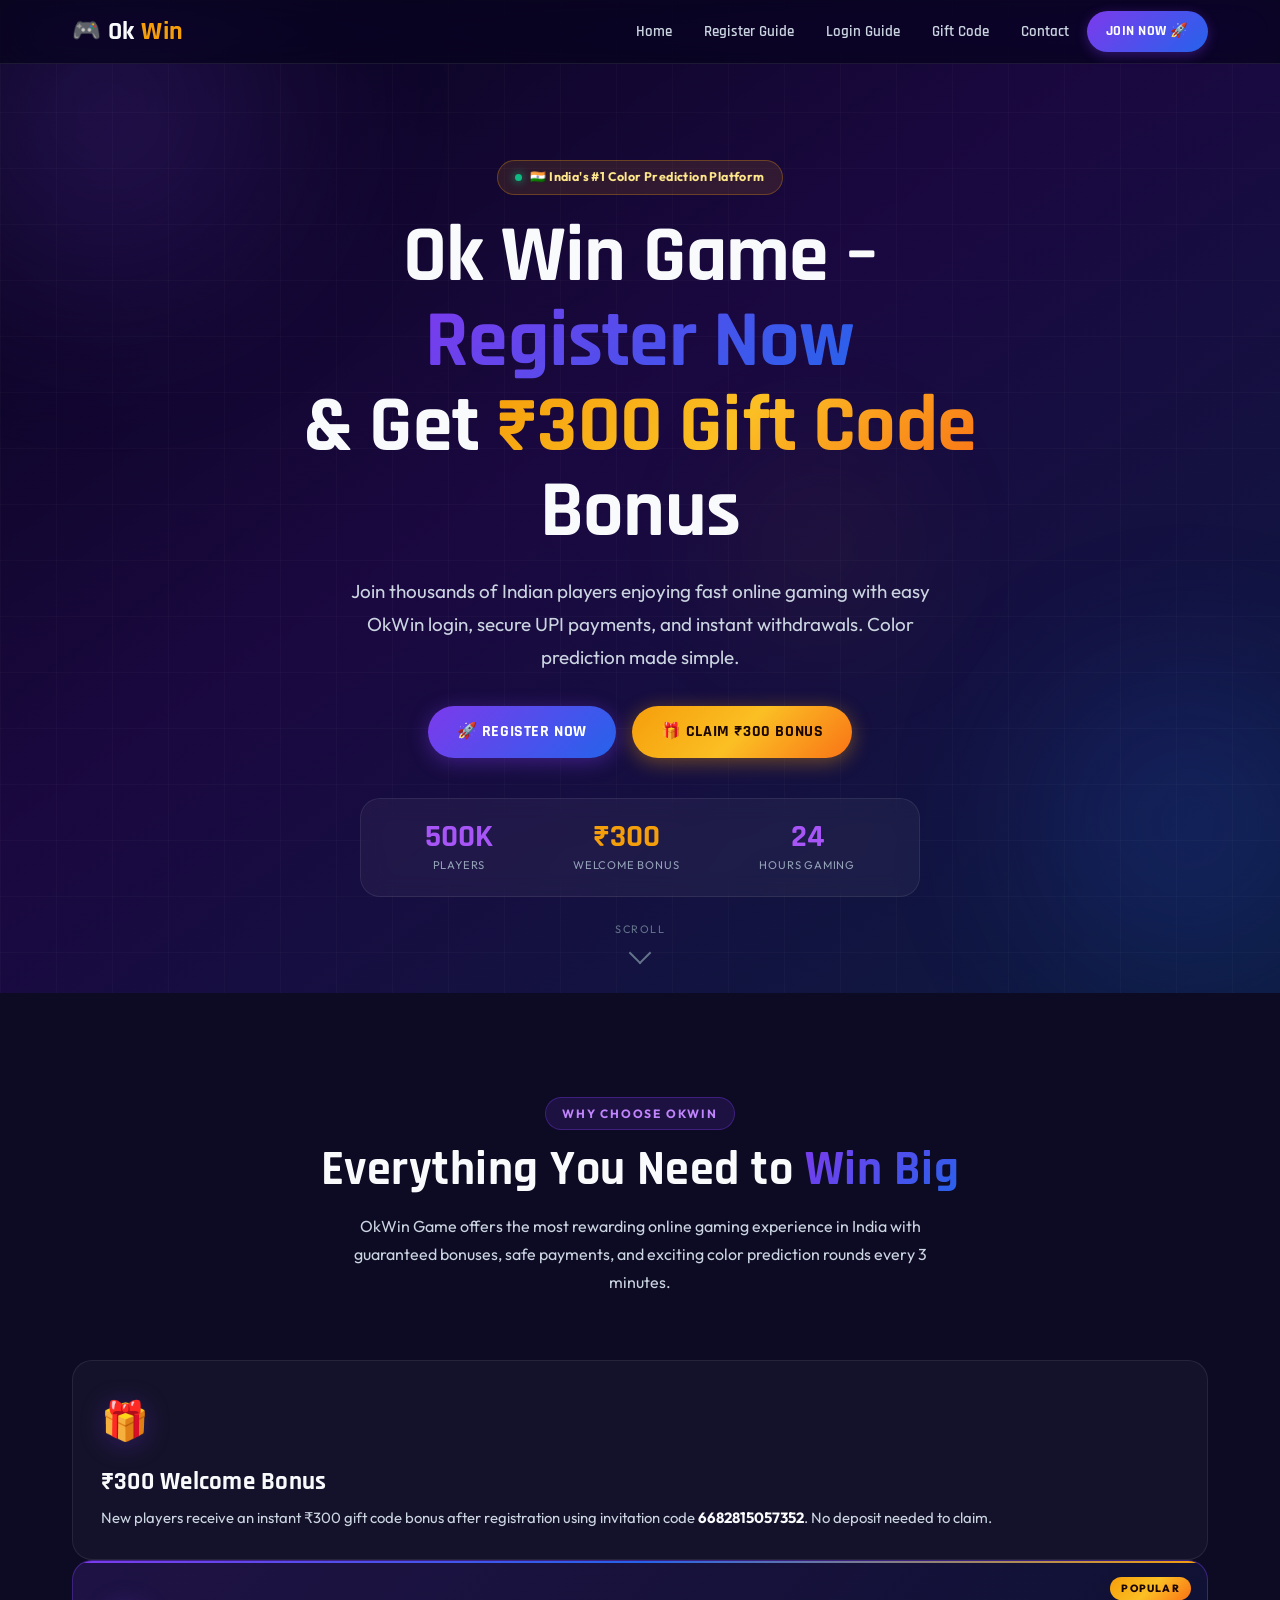
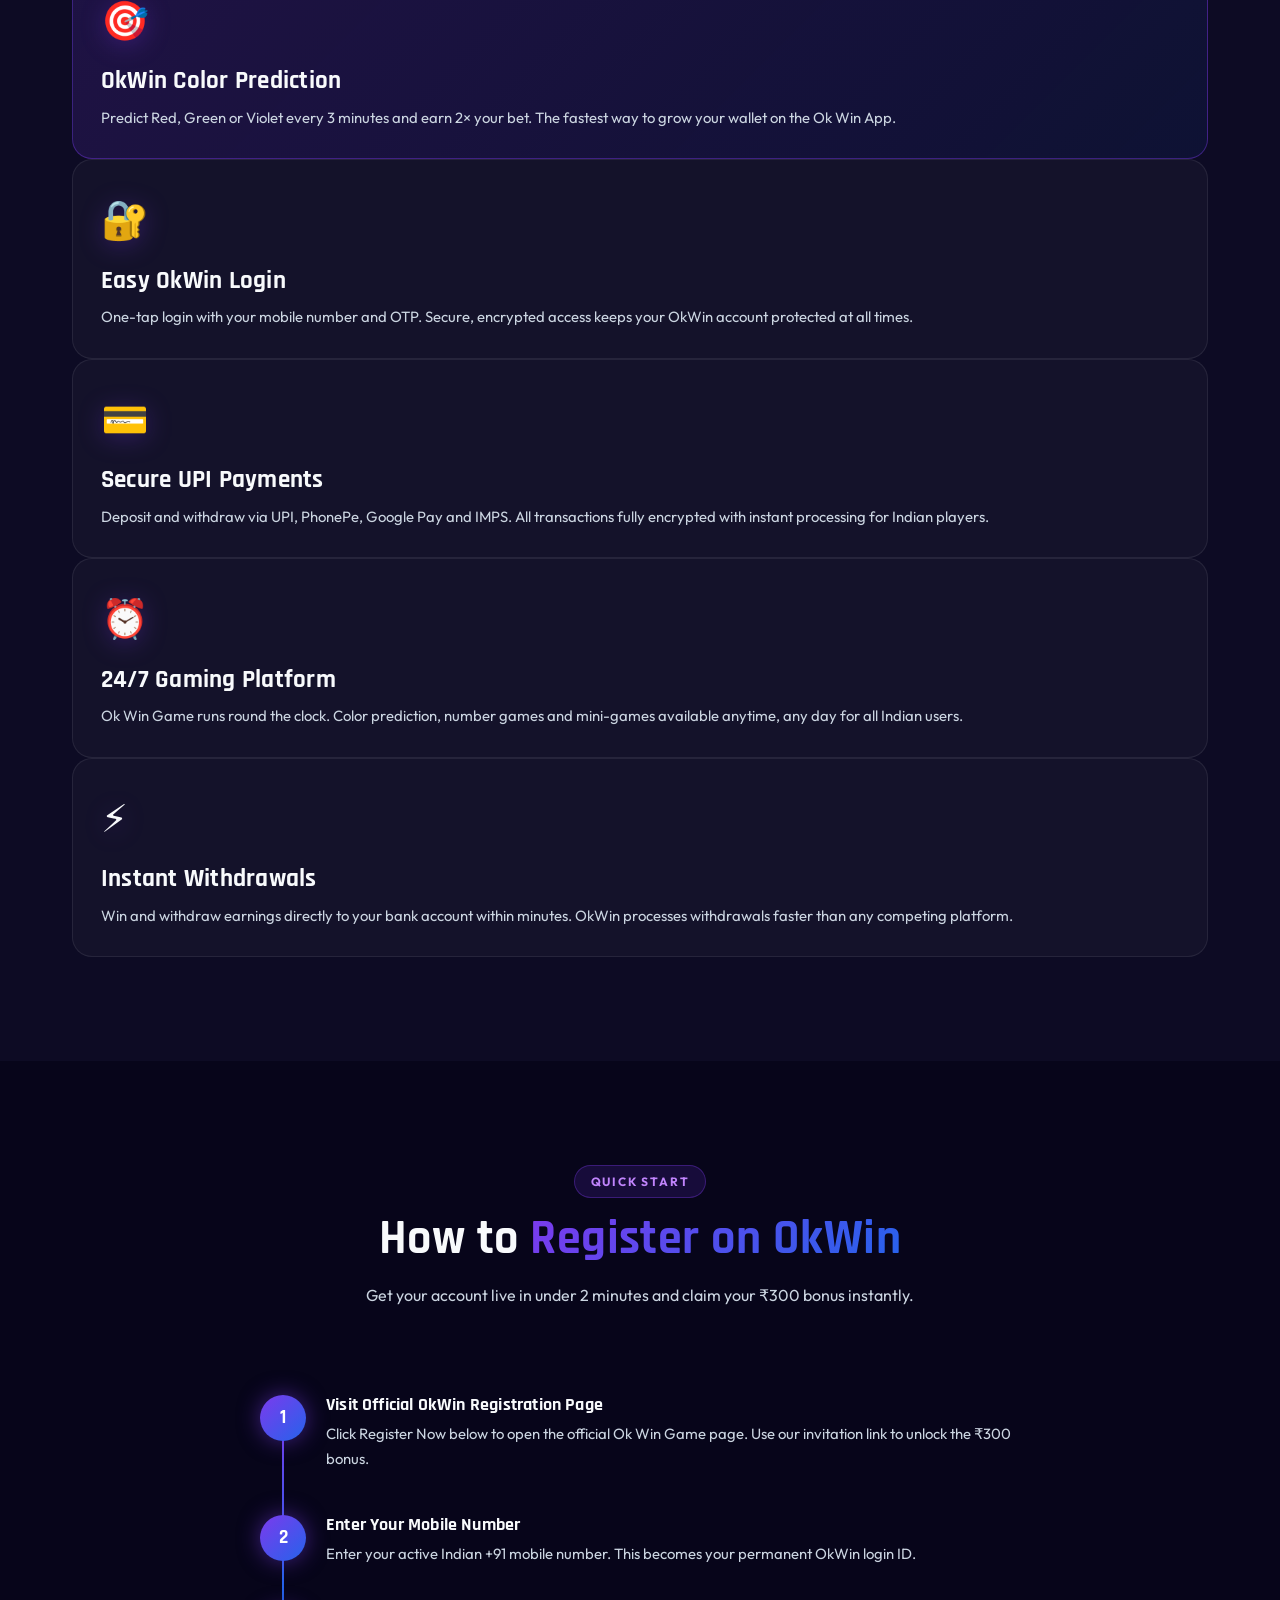
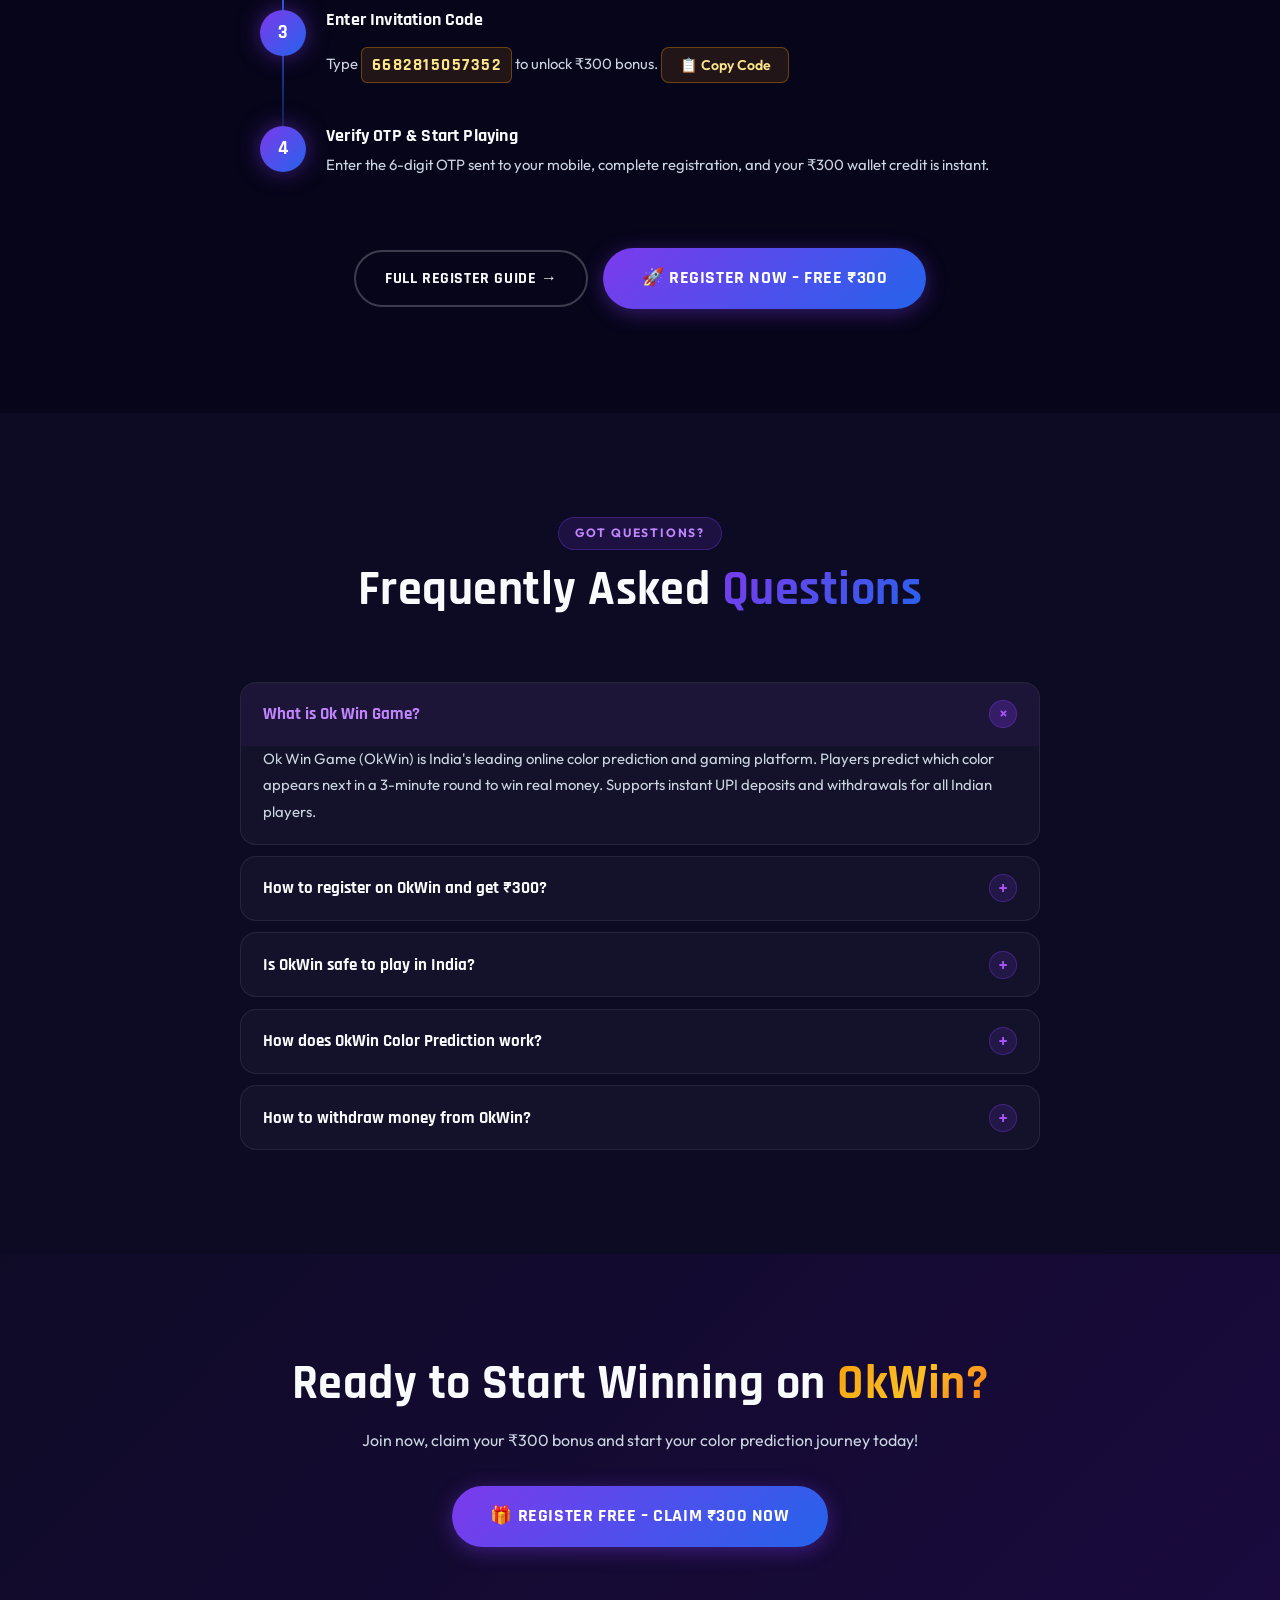
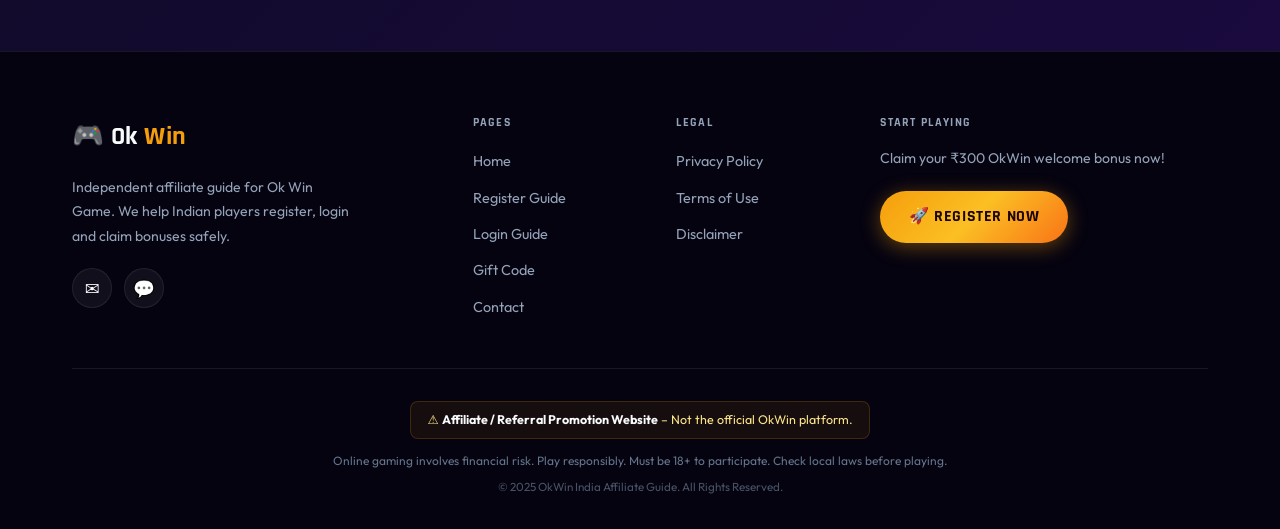
<file: index.html>
<!DOCTYPE html>
<html lang="en-IN">
<head>
<meta name="google-site-verification" content="CYO93_IWhzDPFBcRnnGvnvl2FuGM7Bud9HuJt0PmO80" />
<meta charset="UTF-8"/>
<meta name="viewport" content="width=device-width,initial-scale=1.0"/>
<title>Ok Win Game – Register & Get ₹300 Gift Code Bonus | OkWin India 2025</title>
<meta name="description" content="Join Ok Win Game India today! Register on OkWin using invitation code and get ₹300 welcome gift code bonus instantly. Easy OkWin login, color prediction games, secure UPI payments, instant withdrawals."/>
<meta name="keywords" content="Ok Win Game,OkWin Login,OkWin Register,OkWin Gift Code,Ok Win App,OkWin Color Prediction,Ok Win 300 Bonus,OkWin India,okwin apk,okwin referral code,ok win online game,okwin withdrawal"/>
<link rel="canonical" href="https://okwin-ind.online/index.html"/>
<meta name="robots" content="index,follow"/>
<meta name="author" content="OkWin India Affiliate"/>
<meta name="geo.region" content="IN"/>
<meta name="language" content="en-IN"/>
<!-- Open Graph -->
<meta property="og:type" content="website"/>
<meta property="og:title" content="Ok Win Game – Register & Get ₹300 Bonus | OkWin India"/>
<meta property="og:description" content="Join OkWin Game India and claim ₹300 welcome gift code bonus instantly. Color prediction, UPI payments, instant withdrawals."/>
<meta property="og:url" content="https://okwin-ind.online/index.html"/>
<meta property="og:image" content="https://okwin-ind.online/og-image.jpg"/>
<meta property="og:locale" content="en_IN"/>
<meta property="og:site_name" content="OkWin India"/>
<!-- Twitter -->
<meta name="twitter:card" content="summary_large_image"/>
<meta name="twitter:title" content="Ok Win Game – Register & Get ₹300 Bonus"/>
<meta name="twitter:description" content="OkWin India – color prediction platform with ₹300 welcome bonus. Easy login, fast withdrawals."/>
<meta name="twitter:image" content="https://okwin-ind.online/og-image.jpg"/>
<!-- Schema: WebSite -->
<script type="application/ld+json">{"@context":"https://schema.org","@type":"WebSite","name":"OkWin India","url":"https://okwin-ind.online/","description":"Ok Win Game referral guide for India. Register and get ₹300 bonus.","inLanguage":"en-IN","potentialAction":{"@type":"SearchAction","target":"https://okwin-ind.online/?s={search_term_string}","query-input":"required name=search_term_string"}}</script>
<!-- Schema: Organization -->
<script type="application/ld+json">{"@context":"https://schema.org","@type":"Organization","name":"OkWin India","url":"https://okwin-ind.online/","logo":"https://okwin-ind.online/og-image.jpg","contactPoint":{"@type":"ContactPoint","email":"sreenchees@gmail.com","contactType":"customer support","availableLanguage":["English","Hindi"]}}</script>
<!-- Schema: FAQPage -->
<script type="application/ld+json">{"@context":"https://schema.org","@type":"FAQPage","mainEntity":[{"@type":"Question","name":"What is Ok Win Game?","acceptedAnswer":{"@type":"Answer","text":"Ok Win Game (OkWin) is India's popular online color prediction and gaming platform where players predict colors to earn real money with fast UPI withdrawals."}},{"@type":"Question","name":"How to register on OkWin?","acceptedAnswer":{"@type":"Answer","text":"Visit 77okwin.com, enter your mobile number, create a password, enter invitation code 6682815057352, verify OTP and get ₹300 bonus instantly."}},{"@type":"Question","name":"Is OkWin safe in India?","acceptedAnswer":{"@type":"Answer","text":"OkWin uses encrypted transactions and secure OTP verification. Always use official site 77okwin.com for safe gaming."}},{"@type":"Question","name":"How to get ₹300 gift code on OkWin?","acceptedAnswer":{"@type":"Answer","text":"Register using invitation code 6682815057352 and ₹300 is credited to your OkWin wallet instantly after OTP verification."}}]}</script>
<link rel="preconnect" href="https://fonts.googleapis.com"/>
<link rel="preconnect" href="https://fonts.gstatic.com" crossorigin/>
<link href="https://fonts.googleapis.com/css2?family=Rajdhani:wght@400;500;600;700&family=Outfit:wght@300;400;500;600;700;800;900&display=swap" rel="stylesheet"/>
<link rel="stylesheet" href="style.css"/>
<link rel="icon" href="data:image/svg+xml,<svg xmlns='http://www.w3.org/2000/svg' viewBox='0 0 100 100'><text y='.9em' font-size='90'>🎮</text></svg>"/>
<link rel="shortcut icon" href="favicon.png" type="image/png">
</head>
<body>

<!-- NAV -->
<nav class="navbar" id="navbar" aria-label="Main navigation">
<div class="nav-inner">
  <a href="index.html" class="nav-logo" aria-label="OkWin Home"><span class="logo-icon">🎮</span>Ok<span class="logo-gold">Win</span></a>
  <button class="ham" id="navTog" aria-label="Toggle menu" aria-expanded="false"><span></span><span></span><span></span></button>
  <ul class="nav-menu" id="navMenu" role="list">
    <li><a href="index.html" class="nav-a active">Home</a></li>
    <li><a href="register.html" class="nav-a">Register Guide</a></li>
    <li><a href="login.html" class="nav-a">Login Guide</a></li>
    <li><a href="gift-code.html" class="nav-a">Gift Code</a></li>
    <li><a href="contact.html" class="nav-a">Contact</a></li>
    <li><a href="https://77okwin.com/#/register?invitationCode=6682815057352" class="nav-cta" target="_blank" rel="noopener">Join Now 🚀</a></li>
  </ul>
</div>
</nav>

<main>

<!-- HERO -->
<section class="hero" id="hero" aria-label="Hero">
<div class="hero-fx"><div class="orb o1"></div><div class="orb o2"></div><div class="orb o3"></div><div class="grid-bg"></div></div>
<div class="hero-inner">
  <div class="badge"><span class="dot"></span>🇮🇳 India's #1 Color Prediction Platform</div>
  <h1 class="hero-title">Ok Win Game –<br/><span class="tg">Register Now</span><br/>& Get <span class="tgold">₹300 Gift Code</span> Bonus</h1>
  <p class="hero-sub">Join thousands of Indian players enjoying fast online gaming with easy OkWin login, secure UPI payments, and instant withdrawals. Color prediction made simple.</p>
  <div class="hero-btns">
    <a href="https://77okwin.com/#/register?invitationCode=6682815057352" class="btn pulse" target="_blank" rel="noopener">🚀 Register Now</a>
    <a href="gift-code.html" class="btn-gold pulse-gold">🎁 Claim ₹300 Bonus</a>
  </div>
  <div class="stats-row">
    <div class="stat"><span class="sn" data-count="500000">0</span><span class="sl">Players</span></div>
    <div class="sdiv"></div>
    <div class="stat"><span class="sn-gold">₹300</span><span class="sl">Welcome Bonus</span></div>
    <div class="sdiv"></div>
    <div class="stat"><span class="sn" data-count="24">0</span><span class="sl">Hours Gaming</span></div>
  </div>
</div>
<div class="scroll-hint" aria-hidden="true"><span>Scroll</span><div class="arr"></div></div>
</section>

<!-- FEATURES -->
<section aria-labelledby="feat-h" style="background:var(--bg1)">
<div class="container">
  <div class="sec-hdr rev-item">
    <span class="sec-tag">Why Choose OkWin</span>
    <h2 id="feat-h">Everything You Need to <span class="tg">Win Big</span></h2>
    <p class="sec-desc">OkWin Game offers the most rewarding online gaming experience in India with guaranteed bonuses, safe payments, and exciting color prediction rounds every 3 minutes.</p>
  </div>
  <div class="grid3">
    <article class="card"><div class="c-icon">🎁</div><h3>₹300 Welcome Bonus</h3><p>New players receive an instant ₹300 gift code bonus after registration using invitation code <strong>6682815057352</strong>. No deposit needed to claim.</p></article>
    <article class="card featured"><div class="c-badge">Popular</div><div class="c-icon">🎯</div><h3>OkWin Color Prediction</h3><p>Predict Red, Green or Violet every 3 minutes and earn 2× your bet. The fastest way to grow your wallet on the Ok Win App.</p></article>
    <article class="card"><div class="c-icon">🔐</div><h3>Easy OkWin Login</h3><p>One-tap login with your mobile number and OTP. Secure, encrypted access keeps your OkWin account protected at all times.</p></article>
    <article class="card"><div class="c-icon">💳</div><h3>Secure UPI Payments</h3><p>Deposit and withdraw via UPI, PhonePe, Google Pay and IMPS. All transactions fully encrypted with instant processing for Indian players.</p></article>
    <article class="card"><div class="c-icon">⏰</div><h3>24/7 Gaming Platform</h3><p>Ok Win Game runs round the clock. Color prediction, number games and mini-games available anytime, any day for all Indian users.</p></article>
    <article class="card"><div class="c-icon">⚡</div><h3>Instant Withdrawals</h3><p>Win and withdraw earnings directly to your bank account within minutes. OkWin processes withdrawals faster than any competing platform.</p></article>
  </div>
</div>
</section>

<!-- HOW TO REGISTER (summary) -->
<section aria-labelledby="reg-h">
<div class="container">
  <div class="sec-hdr rev-item">
    <span class="sec-tag">Quick Start</span>
    <h2 id="reg-h">How to <span class="tg">Register on OkWin</span></h2>
    <p class="sec-desc">Get your account live in under 2 minutes and claim your ₹300 bonus instantly.</p>
  </div>
  <div class="steps">
    <div class="steps-line" aria-hidden="true"></div>
    <div class="step"><div class="step-n">1</div><div class="step-c"><h3>Visit Official OkWin Registration Page</h3><p>Click Register Now below to open the official Ok Win Game page. Use our invitation link to unlock the ₹300 bonus.</p></div></div>
    <div class="step"><div class="step-n">2</div><div class="step-c"><h3>Enter Your Mobile Number</h3><p>Enter your active Indian +91 mobile number. This becomes your permanent OkWin login ID.</p></div></div>
    <div class="step"><div class="step-n">3</div><div class="step-c"><h3>Enter Invitation Code</h3><p>Type <span class="inv">6682815057352</span> to unlock ₹300 bonus. <button class="copy-btn" aria-label="Copy code">📋 Copy Code</button></p></div></div>
    <div class="step"><div class="step-n">4</div><div class="step-c"><h3>Verify OTP &amp; Start Playing</h3><p>Enter the 6-digit OTP sent to your mobile, complete registration, and your ₹300 wallet credit is instant.</p></div></div>
  </div>
  <div style="text-align:center;margin-top:1rem">
    <a href="register.html" class="btn-sec" style="margin-right:.75rem">Full Register Guide →</a>
    <a href="https://77okwin.com/#/register?invitationCode=6682815057352" class="btn btn-lg pulse" target="_blank" rel="noopener">🚀 Register Now – Free ₹300</a>
  </div>
</div>
</section>

<!-- FAQ -->
<section aria-labelledby="faq-h" style="background:var(--bg1)">
<div class="container">
  <div class="sec-hdr rev-item">
    <span class="sec-tag">Got Questions?</span>
    <h2 id="faq-h">Frequently Asked <span class="tg">Questions</span></h2>
  </div>
  <div class="faq-wrap">
    <div class="faq-item"><button class="faq-q" aria-expanded="false"><span>What is Ok Win Game?</span><span class="faq-ico">+</span></button><div class="faq-a"><p>Ok Win Game (OkWin) is India's leading online color prediction and gaming platform. Players predict which color appears next in a 3-minute round to win real money. Supports instant UPI deposits and withdrawals for all Indian players.</p></div></div>
    <div class="faq-item"><button class="faq-q" aria-expanded="false"><span>How to register on OkWin and get ₹300?</span><span class="faq-ico">+</span></button><div class="faq-a"><p>Visit 77okwin.com via our link, enter your mobile number, set a password, enter invitation code <strong>6682815057352</strong>, verify the OTP and your ₹300 welcome gift code is credited instantly to your OkWin wallet.</p></div></div>
    <div class="faq-item"><button class="faq-q" aria-expanded="false"><span>Is OkWin safe to play in India?</span><span class="faq-ico">+</span></button><div class="faq-a"><p>OkWin uses encrypted transactions, OTP-secured login, and reliable Indian payment gateways. Always use the official URL <strong>77okwin.com</strong> to ensure account safety.</p></div></div>
    <div class="faq-item"><button class="faq-q" aria-expanded="false"><span>How does OkWin Color Prediction work?</span><span class="faq-ico">+</span></button><div class="faq-a"><p>Every 3 minutes a new color result is generated. Choose Red (1.96×), Green (1.96×), or Violet (4.5×) before the timer ends. Correct predictions multiply your bet. Multiple rounds run simultaneously on the OkWin App.</p></div></div>
    <div class="faq-item"><button class="faq-q" aria-expanded="false"><span>How to withdraw money from OkWin?</span><span class="faq-ico">+</span></button><div class="faq-a"><p>Login → Wallet → Withdraw → Enter amount and UPI ID or bank details → Confirm. Minimum withdrawal is ₹100. OkWin processes withdrawals to Indian bank accounts within minutes to a few hours.</p></div></div>
  </div>
</div>
</section>

<!-- BOTTOM CTA -->
<section style="background:linear-gradient(135deg,#0f0b27,#1a0a3e);text-align:center">
<div class="container">
  <div class="sec-hdr rev-item" style="margin-bottom:2rem">
    <h2>Ready to Start Winning on <span class="tgold">OkWin?</span></h2>
    <p class="sec-desc">Join now, claim your ₹300 bonus and start your color prediction journey today!</p>
  </div>
  <a href="https://77okwin.com/#/register?invitationCode=6682815057352" class="btn btn-lg pulse" target="_blank" rel="noopener">🎁 Register Free – Claim ₹300 Now</a>
</div>
</section>

</main>

<!-- FLOATING CTA -->
<div id="floatCta"><a href="https://77okwin.com/#/register?invitationCode=6682815057352" class="float-btn pulse-gold" target="_blank" rel="noopener">🎁 Register Free – Get ₹300</a></div>

<!-- FOOTER -->
<footer class="site-footer" role="contentinfo">
<div class="ft">
  <div class="ft-top">
    <div class="ft-brand">
      <div class="ft-logo"><span>🎮</span>Ok<span class="logo-gold">Win</span></div>
      <p>Independent affiliate guide for Ok Win Game. We help Indian players register, login and claim bonuses safely.</p>
      <div class="ft-social"><a href="mailto:sreenchees@gmail.com" aria-label="Email">✉️</a><a href="https://t.me/Willian2500" target="_blank" rel="noopener" aria-label="Telegram">💬</a></div>
    </div>
    <div class="ft-col">
      <h4>Pages</h4>
      <ul>
        <li><a href="index.html">Home</a></li>
        <li><a href="register.html">Register Guide</a></li>
        <li><a href="login.html">Login Guide</a></li>
        <li><a href="gift-code.html">Gift Code</a></li>
        <li><a href="contact.html">Contact</a></li>
      </ul>
    </div>
    <div class="ft-col">
      <h4>Legal</h4>
      <ul>
        <li><a href="#" data-modal="privacy">Privacy Policy</a></li>
        <li><a href="#" data-modal="terms">Terms of Use</a></li>
        <li><a href="#" data-modal="disclaimer">Disclaimer</a></li>
      </ul>
    </div>
    <div class="ft-cta">
      <h4>Start Playing</h4>
      <p>Claim your ₹300 OkWin welcome bonus now!</p>
      <a href="https://77okwin.com/#/register?invitationCode=6682815057352" class="btn-gold" target="_blank" rel="noopener">🚀 Register Now</a>
    </div>
  </div>
  <div class="ft-bottom">
    <div class="aff-note">⚠️ <strong>Affiliate / Referral Promotion Website</strong> – Not the official OkWin platform.</div>
    <p class="disc">Online gaming involves financial risk. Play responsibly. Must be 18+ to participate. Check local laws before playing.</p>
    <p class="copy">© 2025 OkWin India Affiliate Guide. All Rights Reserved.</p>
  </div>
</div>
</footer>

<!-- MODAL -->
<div class="modal-ov" id="modalOv" aria-hidden="true" role="dialog" aria-modal="true">
  <div class="modal-box"><button class="modal-x" id="mX" aria-label="Close">✕</button><h2 id="mTitle"></h2><div id="mBody" class="modal-body"></div></div>
</div>

<script src="script.js" defer></script>
</body>
</html>
</file>
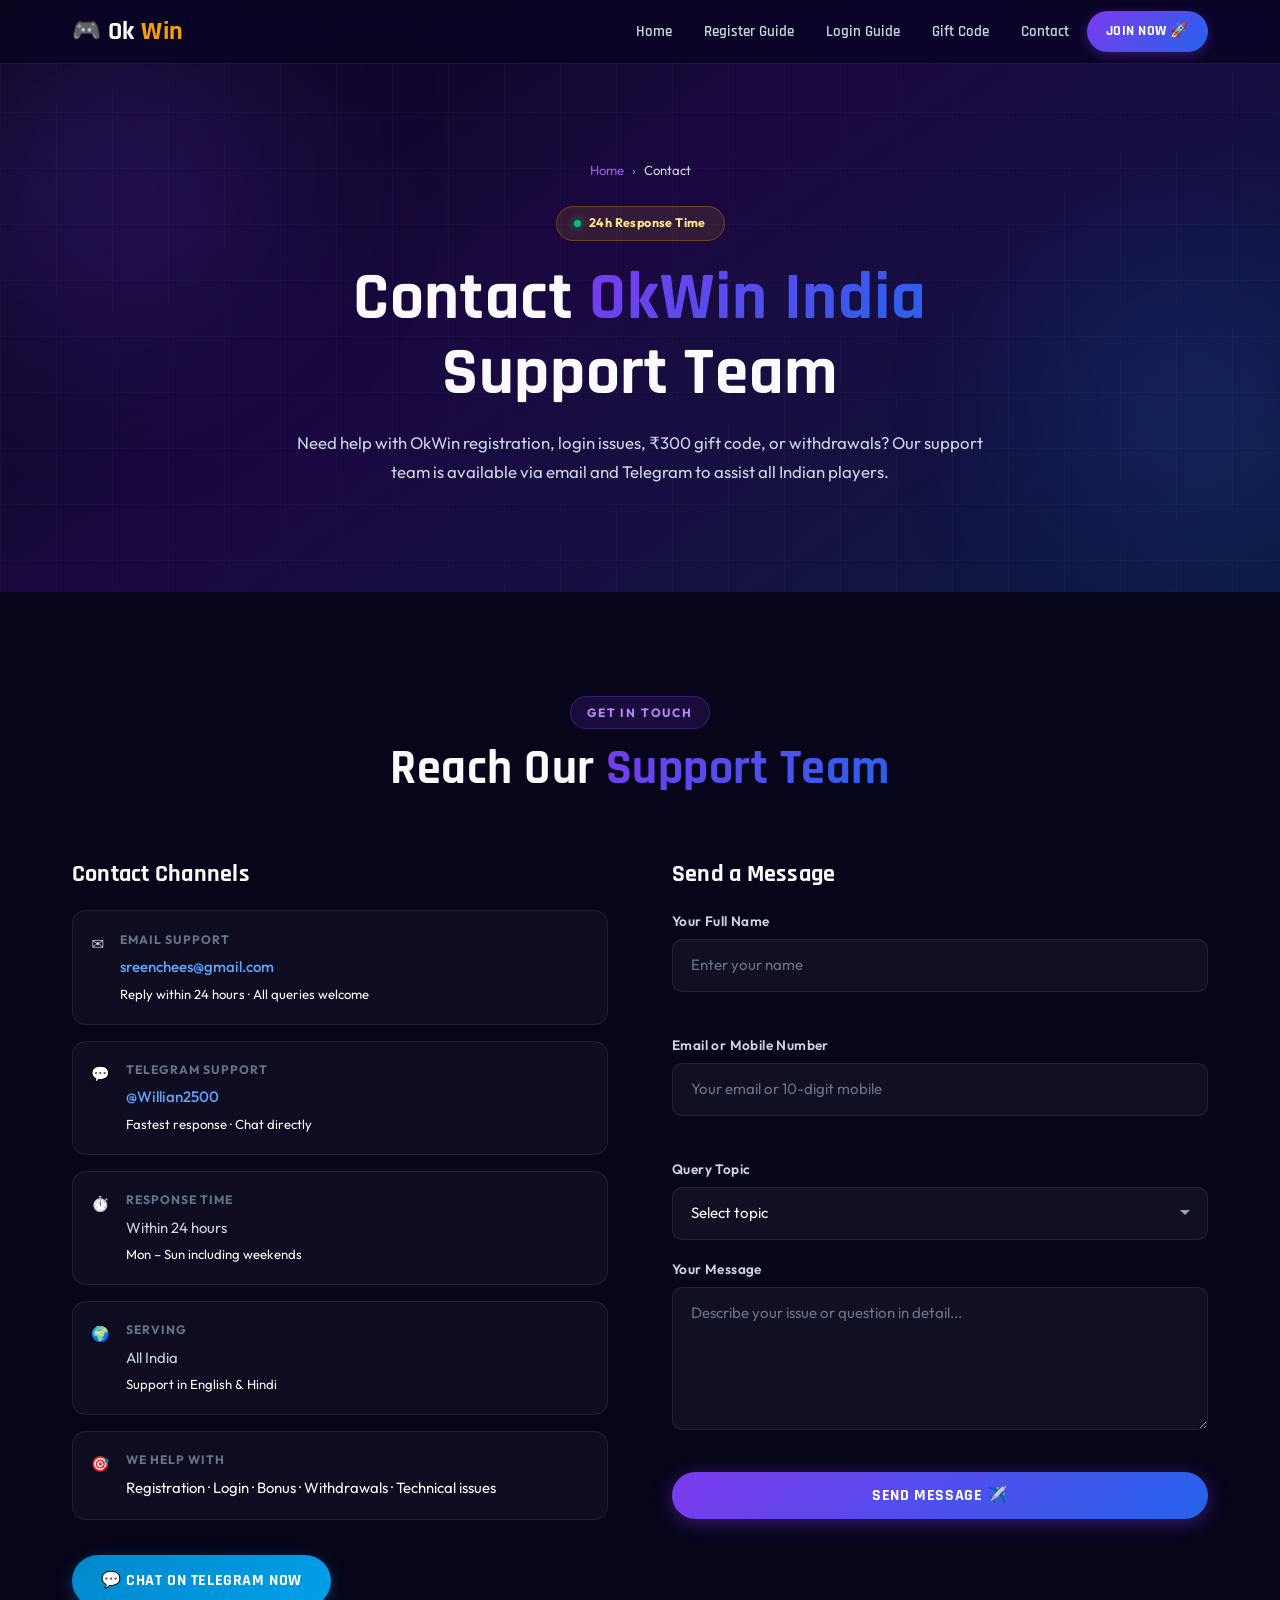
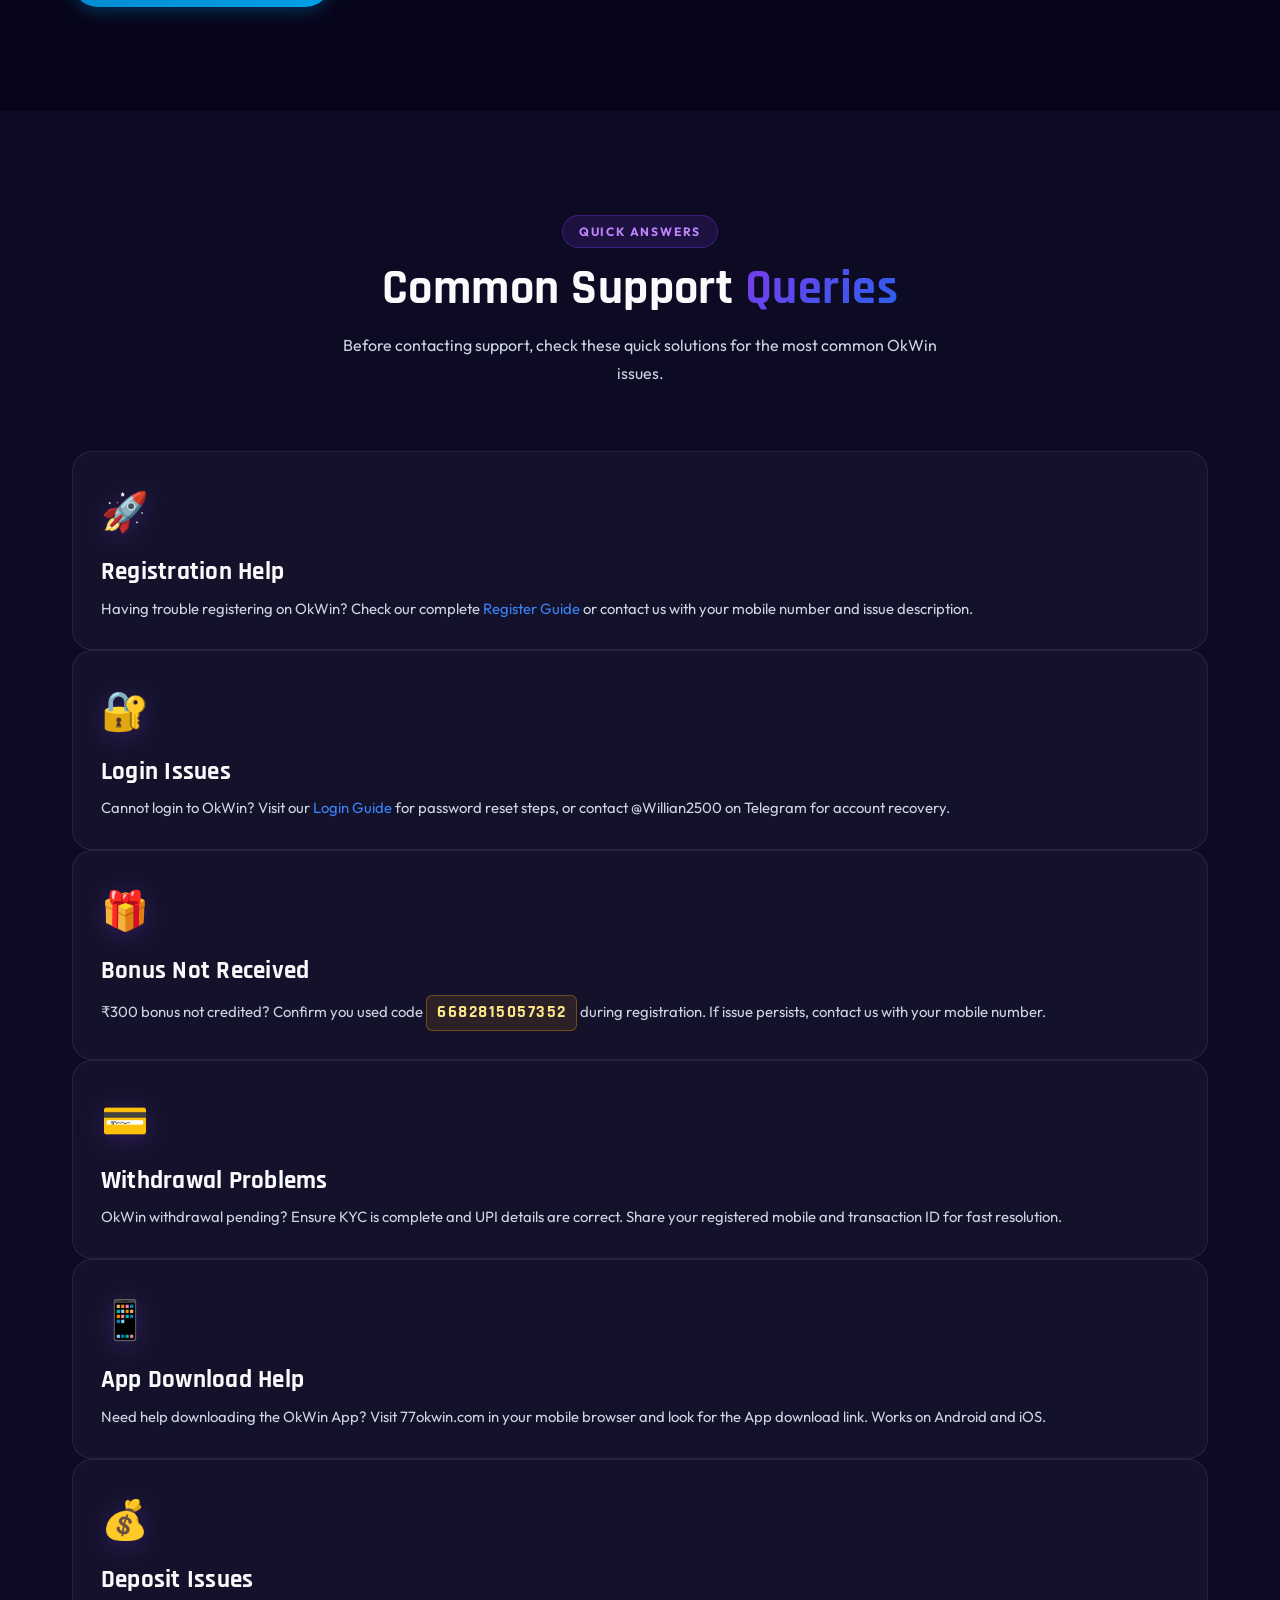
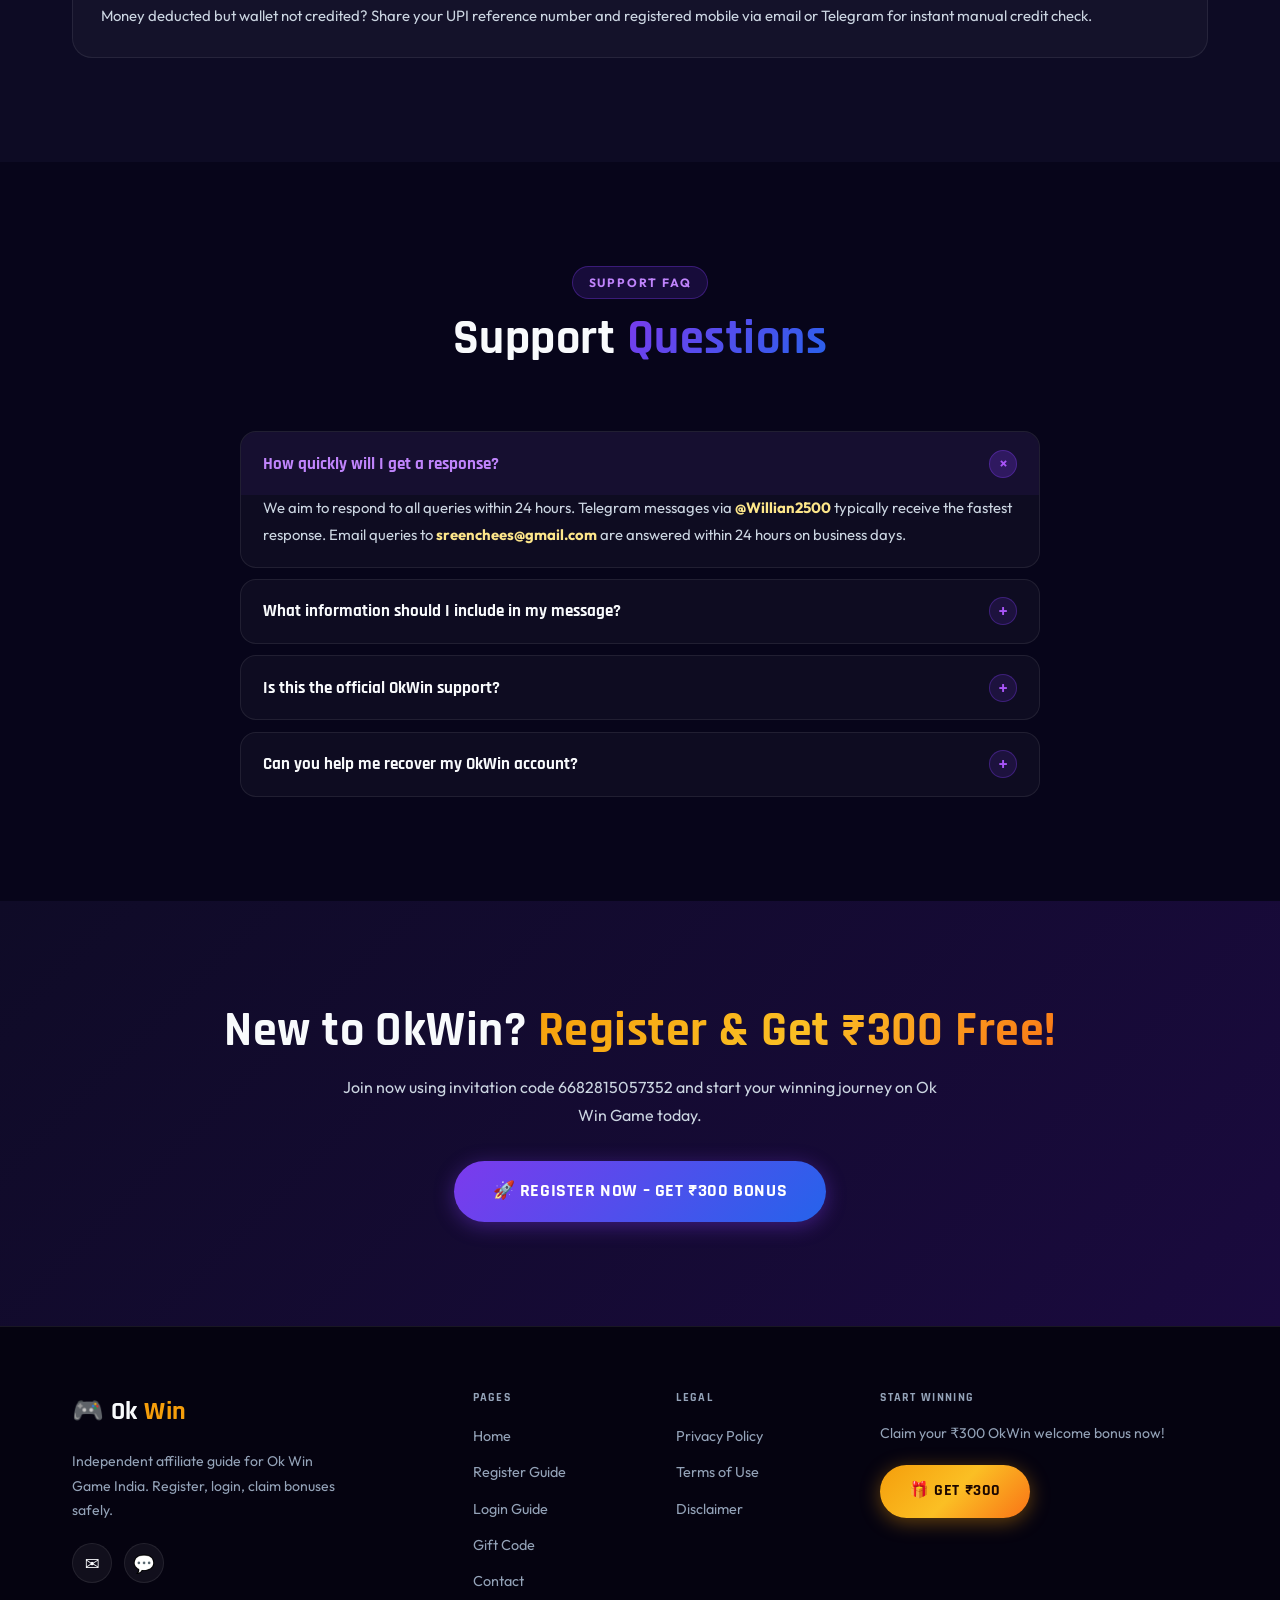
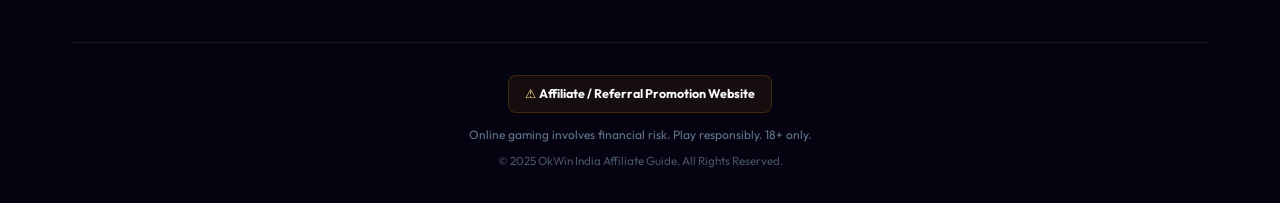
<file: contact.html>
<!DOCTYPE html>
<html lang="en-IN">
<head>
<meta charset="UTF-8"/>
<meta name="viewport" content="width=device-width,initial-scale=1.0"/>
<title>Contact OkWin India – Support via Email &amp; Telegram | Ok Win Game Help 2025</title>
<meta name="description" content="Contact OkWin India affiliate support for help with registration, login, ₹300 gift code bonus, and withdrawals. Email: sreenchees@gmail.com | Telegram: @Willian2500. Fast response within 24 hours."/>
<meta name="keywords" content="OkWin Contact,Ok Win support,OkWin help India,OkWin customer care,OkWin Telegram support,OkWin email support,Ok Win registration help,OkWin withdrawal help,OkWin bonus support"/>
<link rel="canonical" href="https://okwin-ind.online/contact.html"/>
<meta name="robots" content="index,follow"/>
<meta name="author" content="OkWin India Affiliate"/>
<!-- OG -->
<meta property="og:type" content="website"/>
<meta property="og:title" content="Contact OkWin India Support – Email &amp; Telegram"/>
<meta property="og:description" content="Get help with OkWin registration, login, ₹300 bonus and withdrawals. Contact us via email or Telegram for fast support."/>
<meta property="og:url" content="https://okwin-ind.online/contact.html"/>
<meta property="og:image" content="https://okwin-ind.online/og-image.jpg"/>
<meta property="og:locale" content="en_IN"/>
<!-- Twitter -->
<meta name="twitter:card" content="summary_large_image"/>
<meta name="twitter:title" content="Contact OkWin India Support"/>
<meta name="twitter:description" content="Email or Telegram support for OkWin registration, login, bonus and withdrawal queries."/>
<meta name="twitter:image" content="https://okwin-ind.online/og-image.jpg"/>
<!-- Schema: ContactPage -->
<script type="application/ld+json">{"@context":"https://schema.org","@type":"ContactPage","name":"Contact OkWin India Support","url":"https://okwin-ind.online/contact.html","description":"Contact OkWin India affiliate support for registration, login, bonus and withdrawal help.","mainEntity":{"@type":"Organization","name":"OkWin India","url":"https://okwin-ind.online/","contactPoint":[{"@type":"ContactPoint","email":"sreenchees@gmail.com","contactType":"customer support","availableLanguage":["English","Hindi"]},{"@type":"ContactPoint","url":"https://t.me/Willian2500","contactType":"technical support","availableLanguage":["English","Hindi"]}]}}</script>
<!-- Schema: LocalBusiness (affiliate) -->
<script type="application/ld+json">{"@context":"https://schema.org","@type":"OnlineBusiness","name":"OkWin India Affiliate","url":"https://okwin-ind.online/","email":"sreenchees@gmail.com","sameAs":["https://t.me/Willian2500"],"description":"Independent affiliate guide for Ok Win Game India. Registration, login and bonus support."}</script>
<link rel="preconnect" href="https://fonts.googleapis.com"/>
<link rel="preconnect" href="https://fonts.gstatic.com" crossorigin/>
<link href="https://fonts.googleapis.com/css2?family=Rajdhani:wght@400;500;600;700&family=Outfit:wght@300;400;500;600;700;800;900&display=swap" rel="stylesheet"/>
<link rel="stylesheet" href="style.css"/>
<link rel="icon" href="data:image/svg+xml,<svg xmlns='http://www.w3.org/2000/svg' viewBox='0 0 100 100'><text y='.9em' font-size='90'>💬</text></svg>"/>
</head>
<body>

<!-- NAV -->
<nav class="navbar" id="navbar" aria-label="Main navigation">
<div class="nav-inner">
  <a href="index.html" class="nav-logo"><span class="logo-icon">🎮</span>Ok<span class="logo-gold">Win</span></a>
  <button class="ham" id="navTog" aria-label="Toggle menu" aria-expanded="false"><span></span><span></span><span></span></button>
  <ul class="nav-menu" id="navMenu" role="list">
    <li><a href="index.html" class="nav-a">Home</a></li>
    <li><a href="register.html" class="nav-a">Register Guide</a></li>
    <li><a href="login.html" class="nav-a">Login Guide</a></li>
    <li><a href="gift-code.html" class="nav-a">Gift Code</a></li>
    <li><a href="contact.html" class="nav-a active">Contact</a></li>
    <li><a href="https://77okwin.com/#/register?invitationCode=6682815057352" class="nav-cta" target="_blank" rel="noopener">Join Now 🚀</a></li>
  </ul>
</div>
</nav>

<main>

<!-- PAGE HERO -->
<div class="page-hero">
  <div class="hero-fx"><div class="orb o1"></div><div class="orb o2"></div><div class="grid-bg"></div></div>
  <div class="page-hero-inner">
    <nav class="breadcrumb" aria-label="Breadcrumb"><a href="index.html">Home</a><span>›</span><span aria-current="page">Contact</span></nav>
    <div class="badge"><span class="dot"></span>24h Response Time</div>
    <h1>Contact <span class="tg">OkWin India</span> Support Team</h1>
    <p>Need help with OkWin registration, login issues, ₹300 gift code, or withdrawals? Our support team is available via email and Telegram to assist all Indian players.</p>
  </div>
</div>

<!-- CONTACT SECTION -->
<section aria-labelledby="ct-h">
<div class="container">
  <div class="sec-hdr">
    <span class="sec-tag">Get in Touch</span>
    <h2 id="ct-h">Reach Our <span class="tg">Support Team</span></h2>
  </div>
  <div class="contact-grid">

    <!-- Info -->
    <div>
      <h3 style="margin-bottom:1.4rem;font-size:1.5rem">Contact Channels</h3>
      <div class="ci">
        <span class="ci-icon">✉️</span>
        <div>
          <strong>Email Support</strong>
          <a href="mailto:sreenchees@gmail.com">sreenchees@gmail.com</a>
          <p style="color:var(--tm);font-size:.82rem;margin-top:.2rem">Reply within 24 hours · All queries welcome</p>
        </div>
      </div>
      <div class="ci">
        <span class="ci-icon">💬</span>
        <div>
          <strong>Telegram Support</strong>
          <a href="https://t.me/Willian2500" target="_blank" rel="noopener">@Willian2500</a>
          <p style="color:var(--tm);font-size:.82rem;margin-top:.2rem">Fastest response · Chat directly</p>
        </div>
      </div>
      <div class="ci">
        <span class="ci-icon">⏱️</span>
        <div>
          <strong>Response Time</strong>
          <span>Within 24 hours</span>
          <p style="color:var(--tm);font-size:.82rem;margin-top:.2rem">Mon – Sun including weekends</p>
        </div>
      </div>
      <div class="ci">
        <span class="ci-icon">🌍</span>
        <div>
          <strong>Serving</strong>
          <span>All India</span>
          <p style="color:var(--tm);font-size:.82rem;margin-top:.2rem">Support in English &amp; Hindi</p>
        </div>
      </div>
      <div class="ci">
        <span class="ci-icon">🎯</span>
        <div>
          <strong>We Help With</strong>
          <span style="color:var(--ts)">Registration · Login · Bonus · Withdrawals · Technical issues</span>
        </div>
      </div>
      <a href="https://t.me/Willian2500" class="btn-tg" target="_blank" rel="noopener" style="margin-top:1.2rem;display:inline-flex">
        💬 Chat on Telegram Now
      </a>
    </div>

    <!-- Form -->
    <div>
      <h3 style="margin-bottom:1.4rem;font-size:1.5rem">Send a Message</h3>
      <form id="contactForm" novalidate aria-label="Contact form">
        <div class="form-group">
          <label for="cName">Your Full Name</label>
          <input type="text" id="cName" name="name" placeholder="Enter your name" required autocomplete="name"/>
          <span class="form-err" id="eN"></span>
        </div>
        <div class="form-group">
          <label for="cEmail">Email or Mobile Number</label>
          <input type="text" id="cEmail" name="email" placeholder="Your email or 10-digit mobile" required autocomplete="email"/>
          <span class="form-err" id="eE"></span>
        </div>
        <div class="form-group">
          <label for="cSubject">Query Topic</label>
          <select id="cSubject" name="subject">
            <option value="">Select topic</option>
            <option value="register">OkWin Registration Help</option>
            <option value="login">OkWin Login Issue</option>
            <option value="bonus">₹300 Gift Code / Bonus</option>
            <option value="withdrawal">Withdrawal Problem</option>
            <option value="deposit">Deposit Issue</option>
            <option value="other">Other Query</option>
          </select>
        </div>
        <div class="form-group">
          <label for="cMsg">Your Message</label>
          <textarea id="cMsg" name="message" rows="5" placeholder="Describe your issue or question in detail..." required></textarea>
          <span class="form-err" id="eM"></span>
        </div>
        <button type="submit" class="btn btn-full" id="cSubmit">Send Message ✈️</button>
        <div class="form-ok" id="cOk" role="alert" aria-live="polite"></div>
      </form>
    </div>

  </div>
</div>
</section>

<!-- QUICK HELP -->
<section style="background:var(--bg1)" aria-labelledby="qh-h">
<div class="container">
  <div class="sec-hdr">
    <span class="sec-tag">Quick Answers</span>
    <h2 id="qh-h">Common Support <span class="tg">Queries</span></h2>
    <p class="sec-desc">Before contacting support, check these quick solutions for the most common OkWin issues.</p>
  </div>
  <div class="grid3">
    <article class="card">
      <div class="c-icon">🚀</div>
      <h3>Registration Help</h3>
      <p>Having trouble registering on OkWin? Check our complete <a href="register.html" style="color:var(--blu3)">Register Guide</a> or contact us with your mobile number and issue description.</p>
    </article>
    <article class="card">
      <div class="c-icon">🔐</div>
      <h3>Login Issues</h3>
      <p>Cannot login to OkWin? Visit our <a href="login.html" style="color:var(--blu3)">Login Guide</a> for password reset steps, or contact @Willian2500 on Telegram for account recovery.</p>
    </article>
    <article class="card">
      <div class="c-icon">🎁</div>
      <h3>Bonus Not Received</h3>
      <p>₹300 bonus not credited? Confirm you used code <span class="inv">6682815057352</span> during registration. If issue persists, contact us with your mobile number.</p>
    </article>
    <article class="card">
      <div class="c-icon">💳</div>
      <h3>Withdrawal Problems</h3>
      <p>OkWin withdrawal pending? Ensure KYC is complete and UPI details are correct. Share your registered mobile and transaction ID for fast resolution.</p>
    </article>
    <article class="card">
      <div class="c-icon">📱</div>
      <h3>App Download Help</h3>
      <p>Need help downloading the OkWin App? Visit 77okwin.com in your mobile browser and look for the App download link. Works on Android and iOS.</p>
    </article>
    <article class="card">
      <div class="c-icon">💰</div>
      <h3>Deposit Issues</h3>
      <p>Money deducted but wallet not credited? Share your UPI reference number and registered mobile via email or Telegram for instant manual credit check.</p>
    </article>
  </div>
</div>
</section>

<!-- FAQ -->
<section aria-labelledby="cfaq-h">
<div class="container">
  <div class="sec-hdr">
    <span class="sec-tag">Support FAQ</span>
    <h2 id="cfaq-h">Support <span class="tg">Questions</span></h2>
  </div>
  <div class="faq-wrap">
    <div class="faq-item"><button class="faq-q" aria-expanded="false"><span>How quickly will I get a response?</span><span class="faq-ico">+</span></button><div class="faq-a"><p>We aim to respond to all queries within 24 hours. Telegram messages via <strong>@Willian2500</strong> typically receive the fastest response. Email queries to <strong>sreenchees@gmail.com</strong> are answered within 24 hours on business days.</p></div></div>
    <div class="faq-item"><button class="faq-q" aria-expanded="false"><span>What information should I include in my message?</span><span class="faq-ico">+</span></button><div class="faq-a"><p>For fastest resolution, include: (1) Your registered OkWin mobile number, (2) Description of the issue, (3) Date and time when issue occurred, (4) Screenshots if possible, (5) Transaction ID for deposit/withdrawal issues. The more detail you provide, the faster we can help.</p></div></div>
    <div class="faq-item"><button class="faq-q" aria-expanded="false"><span>Is this the official OkWin support?</span><span class="faq-ico">+</span></button><div class="faq-a"><p>This website is an <strong>independent affiliate guide</strong> for OkWin India. We provide support for registration, login, and bonus queries related to our referral link. For official platform-level support (account suspension, payment disputes), contact OkWin directly at 77okwin.com.</p></div></div>
    <div class="faq-item"><button class="faq-q" aria-expanded="false"><span>Can you help me recover my OkWin account?</span><span class="faq-ico">+</span></button><div class="faq-a"><p>Yes, we can guide you through the OkWin account recovery process. Contact us via Telegram <strong>@Willian2500</strong> with your registered mobile number and we will guide you step by step through password reset or account unlock procedures.</p></div></div>
  </div>
</div>
</section>

<!-- REGISTER CTA -->
<section style="background:linear-gradient(135deg,#0f0b27,#1a0a3e);text-align:center">
<div class="container">
  <div class="sec-hdr" style="margin-bottom:2rem">
    <h2>New to OkWin? <span class="tgold">Register &amp; Get ₹300 Free!</span></h2>
    <p class="sec-desc">Join now using invitation code 6682815057352 and start your winning journey on Ok Win Game today.</p>
  </div>
  <a href="https://77okwin.com/#/register?invitationCode=6682815057352" class="btn btn-lg pulse" target="_blank" rel="noopener">🚀 Register Now – Get ₹300 Bonus</a>
</div>
</section>

</main>

<div id="floatCta"><a href="https://77okwin.com/#/register?invitationCode=6682815057352" class="float-btn pulse-gold" target="_blank" rel="noopener">🎁 Register Free – Get ₹300</a></div>

<footer class="site-footer" role="contentinfo">
<div class="ft">
  <div class="ft-top">
    <div class="ft-brand"><div class="ft-logo"><span>🎮</span>Ok<span class="logo-gold">Win</span></div><p>Independent affiliate guide for Ok Win Game India. Register, login, claim bonuses safely.</p><div class="ft-social"><a href="mailto:sreenchees@gmail.com">✉️</a><a href="https://t.me/Willian2500" target="_blank" rel="noopener">💬</a></div></div>
    <div class="ft-col"><h4>Pages</h4><ul><li><a href="index.html">Home</a></li><li><a href="register.html">Register Guide</a></li><li><a href="login.html">Login Guide</a></li><li><a href="gift-code.html">Gift Code</a></li><li><a href="contact.html">Contact</a></li></ul></div>
    <div class="ft-col"><h4>Legal</h4><ul><li><a href="#" data-modal="privacy">Privacy Policy</a></li><li><a href="#" data-modal="terms">Terms of Use</a></li><li><a href="#" data-modal="disclaimer">Disclaimer</a></li></ul></div>
    <div class="ft-cta"><h4>Start Winning</h4><p>Claim your ₹300 OkWin welcome bonus now!</p><a href="https://77okwin.com/#/register?invitationCode=6682815057352" class="btn-gold" target="_blank" rel="noopener">🎁 Get ₹300</a></div>
  </div>
  <div class="ft-bottom"><div class="aff-note">⚠️ <strong>Affiliate / Referral Promotion Website</strong></div><p class="disc">Online gaming involves financial risk. Play responsibly. 18+ only.</p><p class="copy">© 2025 OkWin India Affiliate Guide. All Rights Reserved.</p></div>
</div>
</footer>

<div class="modal-ov" id="modalOv" aria-hidden="true" role="dialog" aria-modal="true">
  <div class="modal-box"><button class="modal-x" id="mX" aria-label="Close">✕</button><h2 id="mTitle"></h2><div id="mBody" class="modal-body"></div></div>
</div>
<script src="script.js" defer></script>
</body>
</html>
</file>
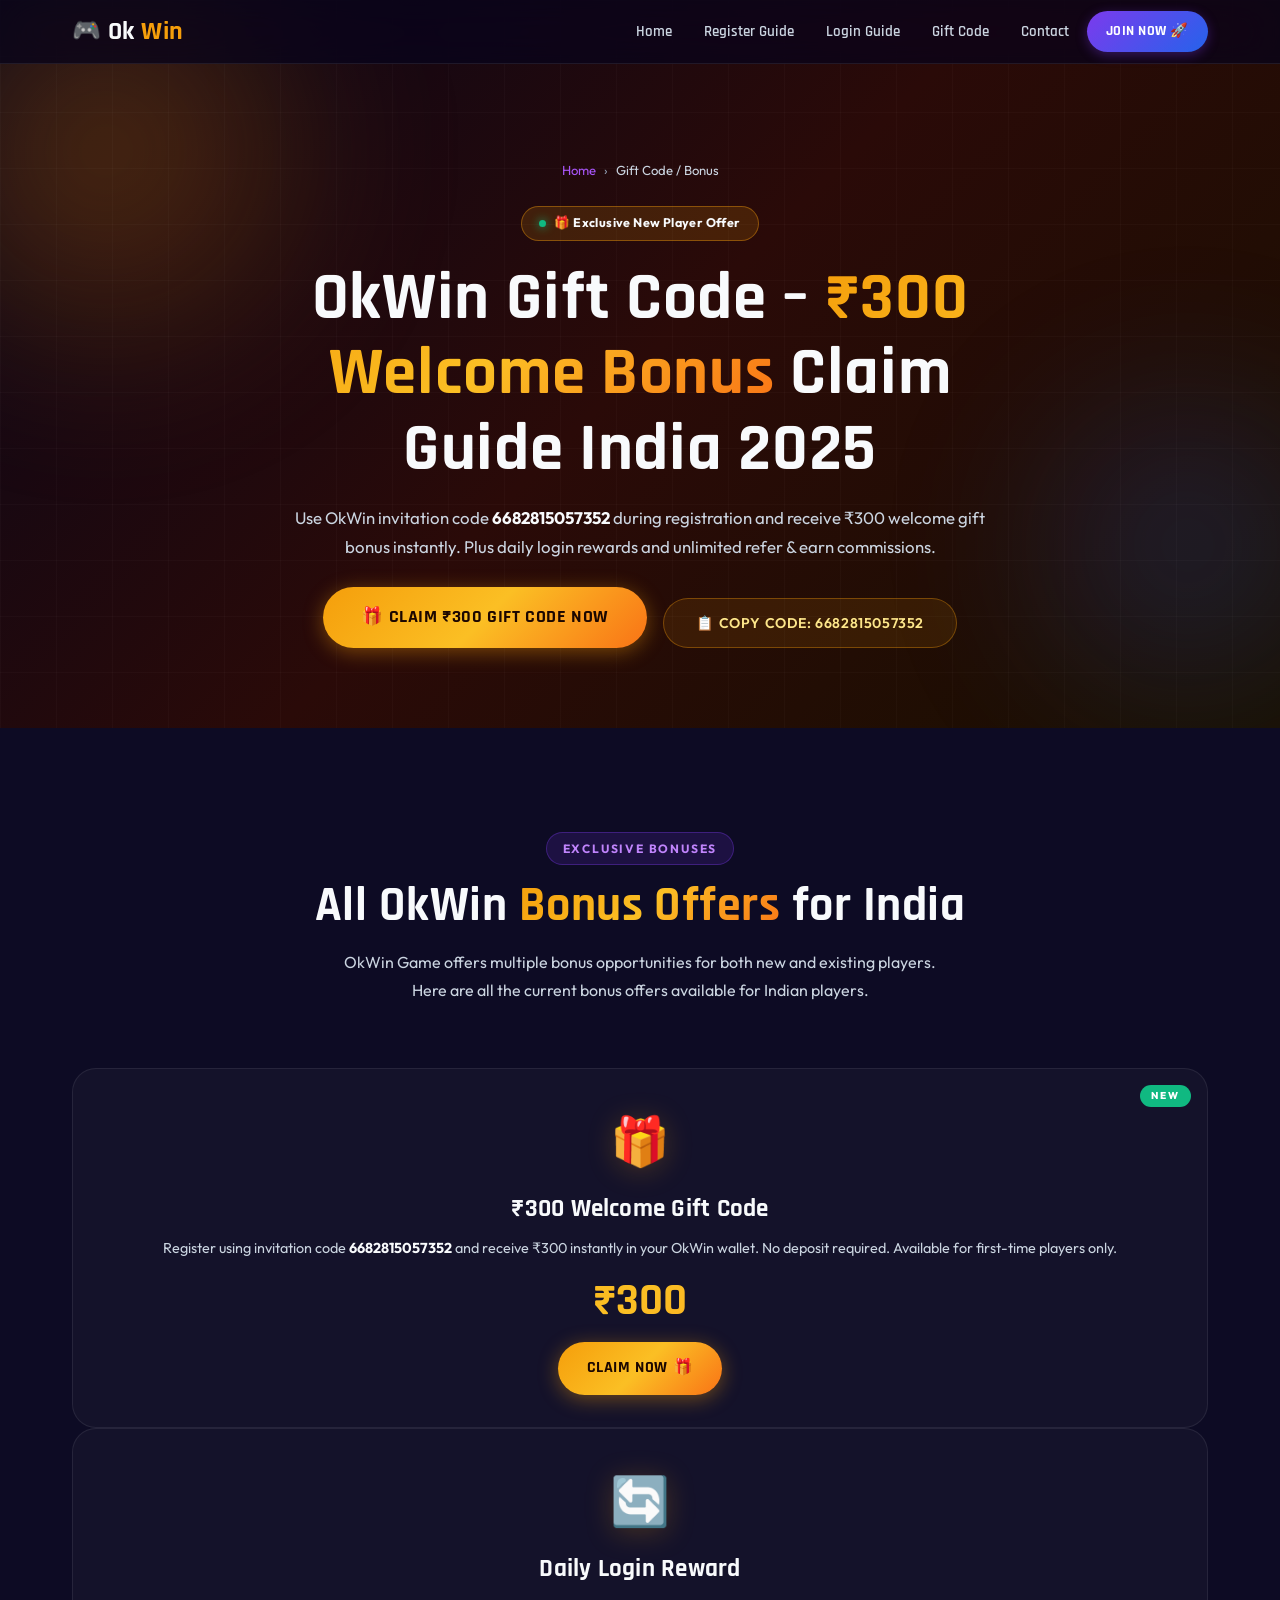
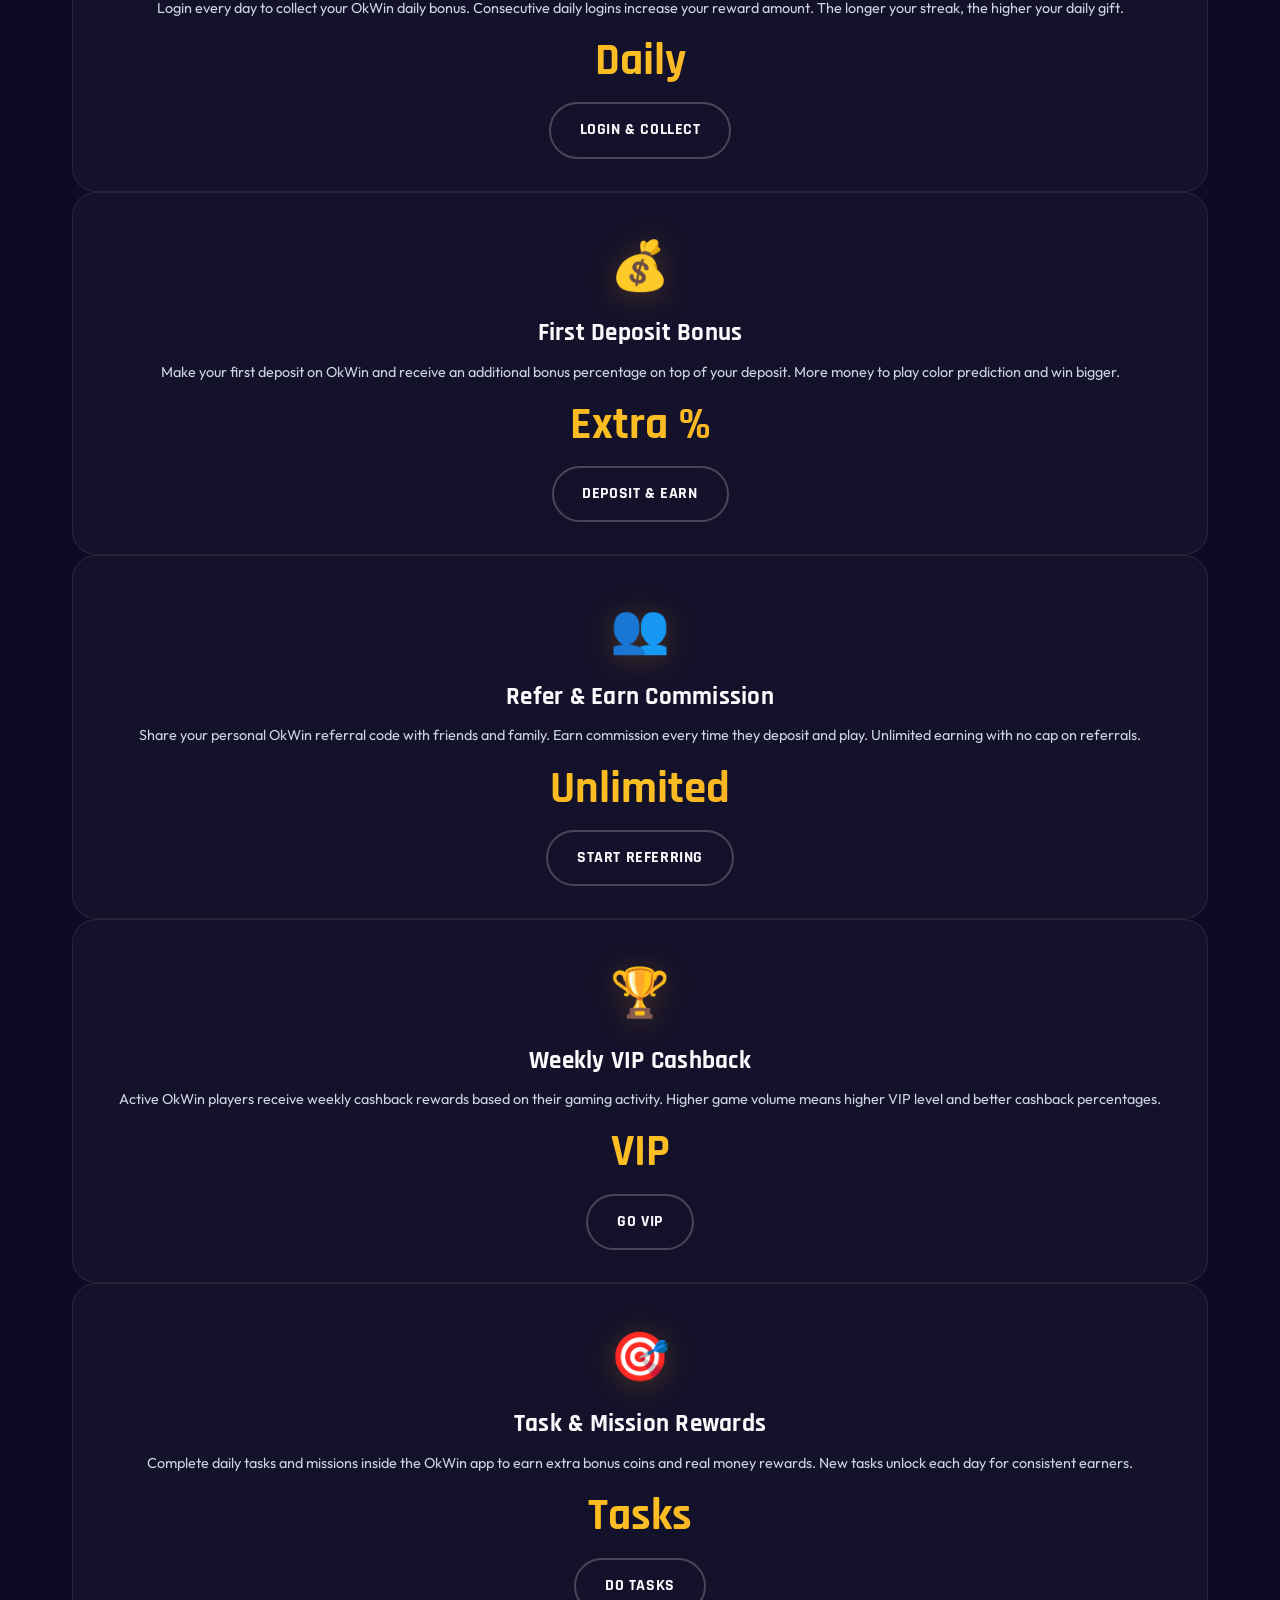
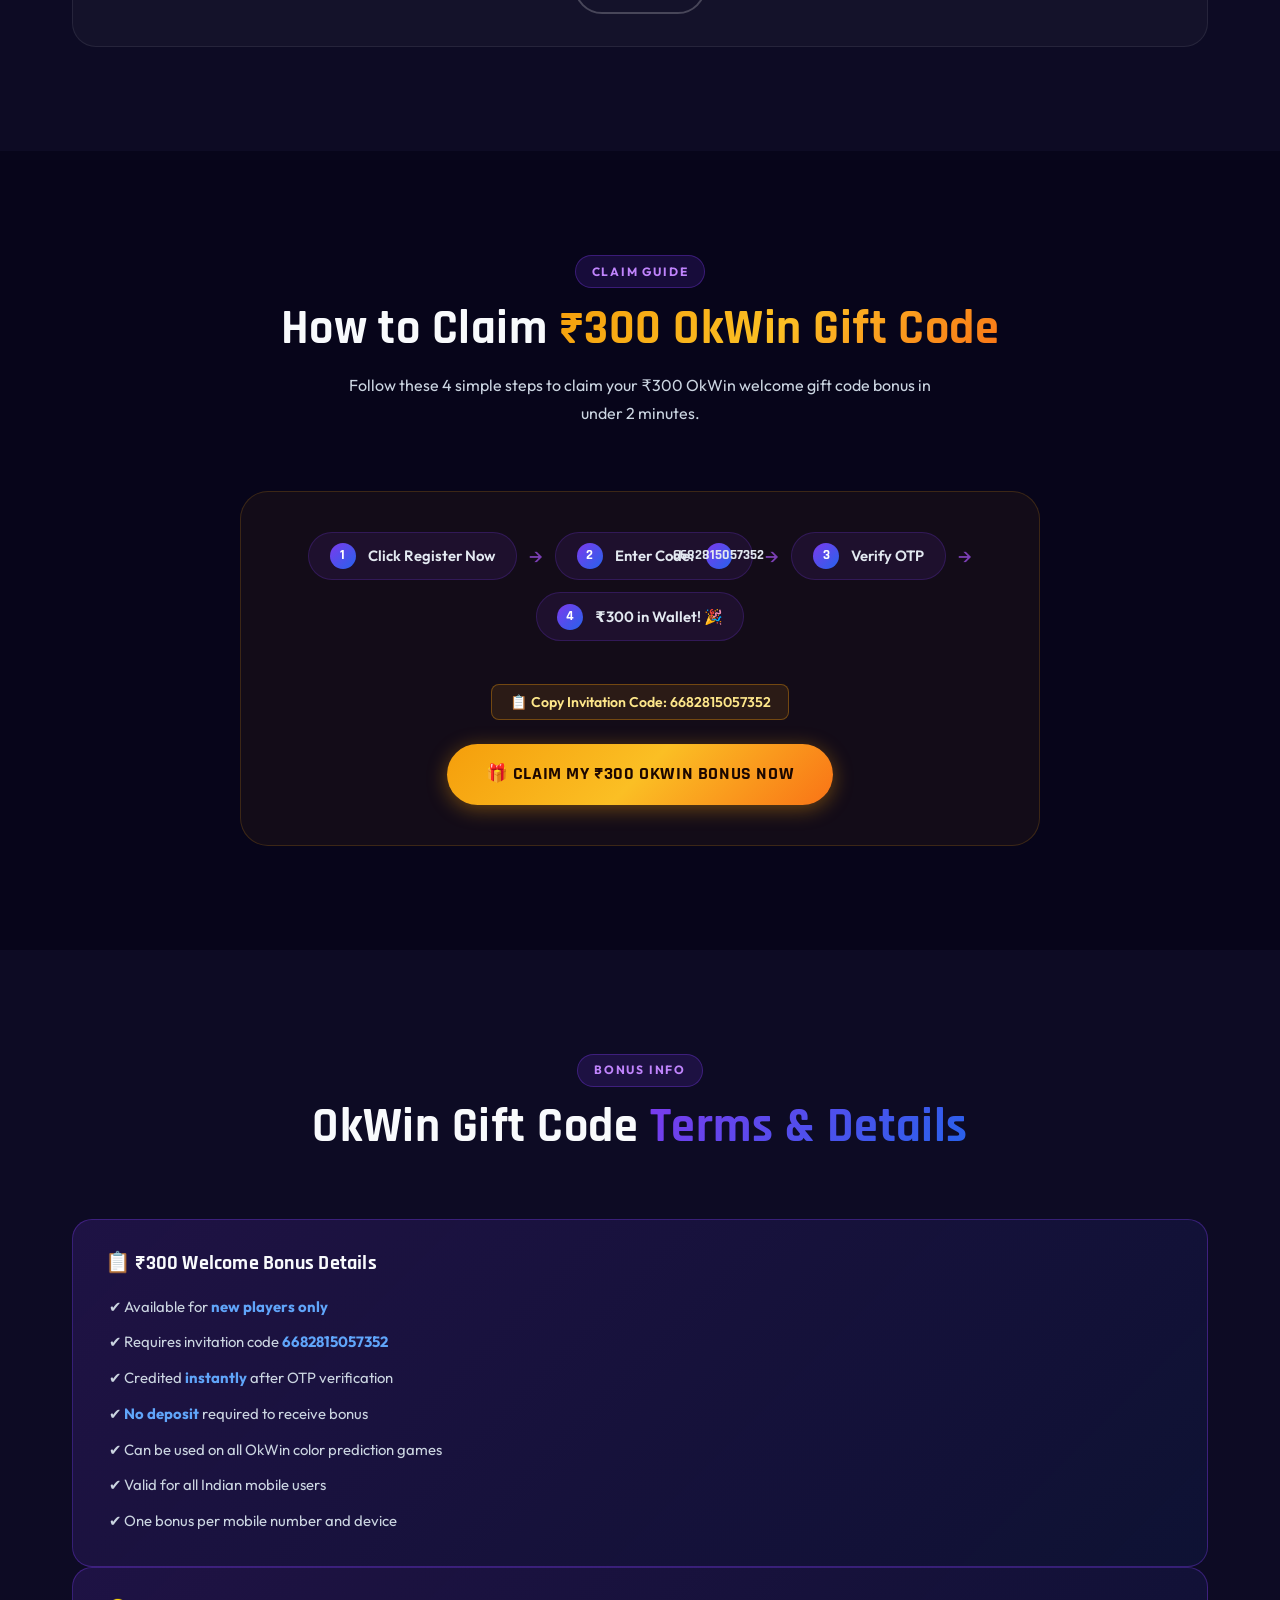
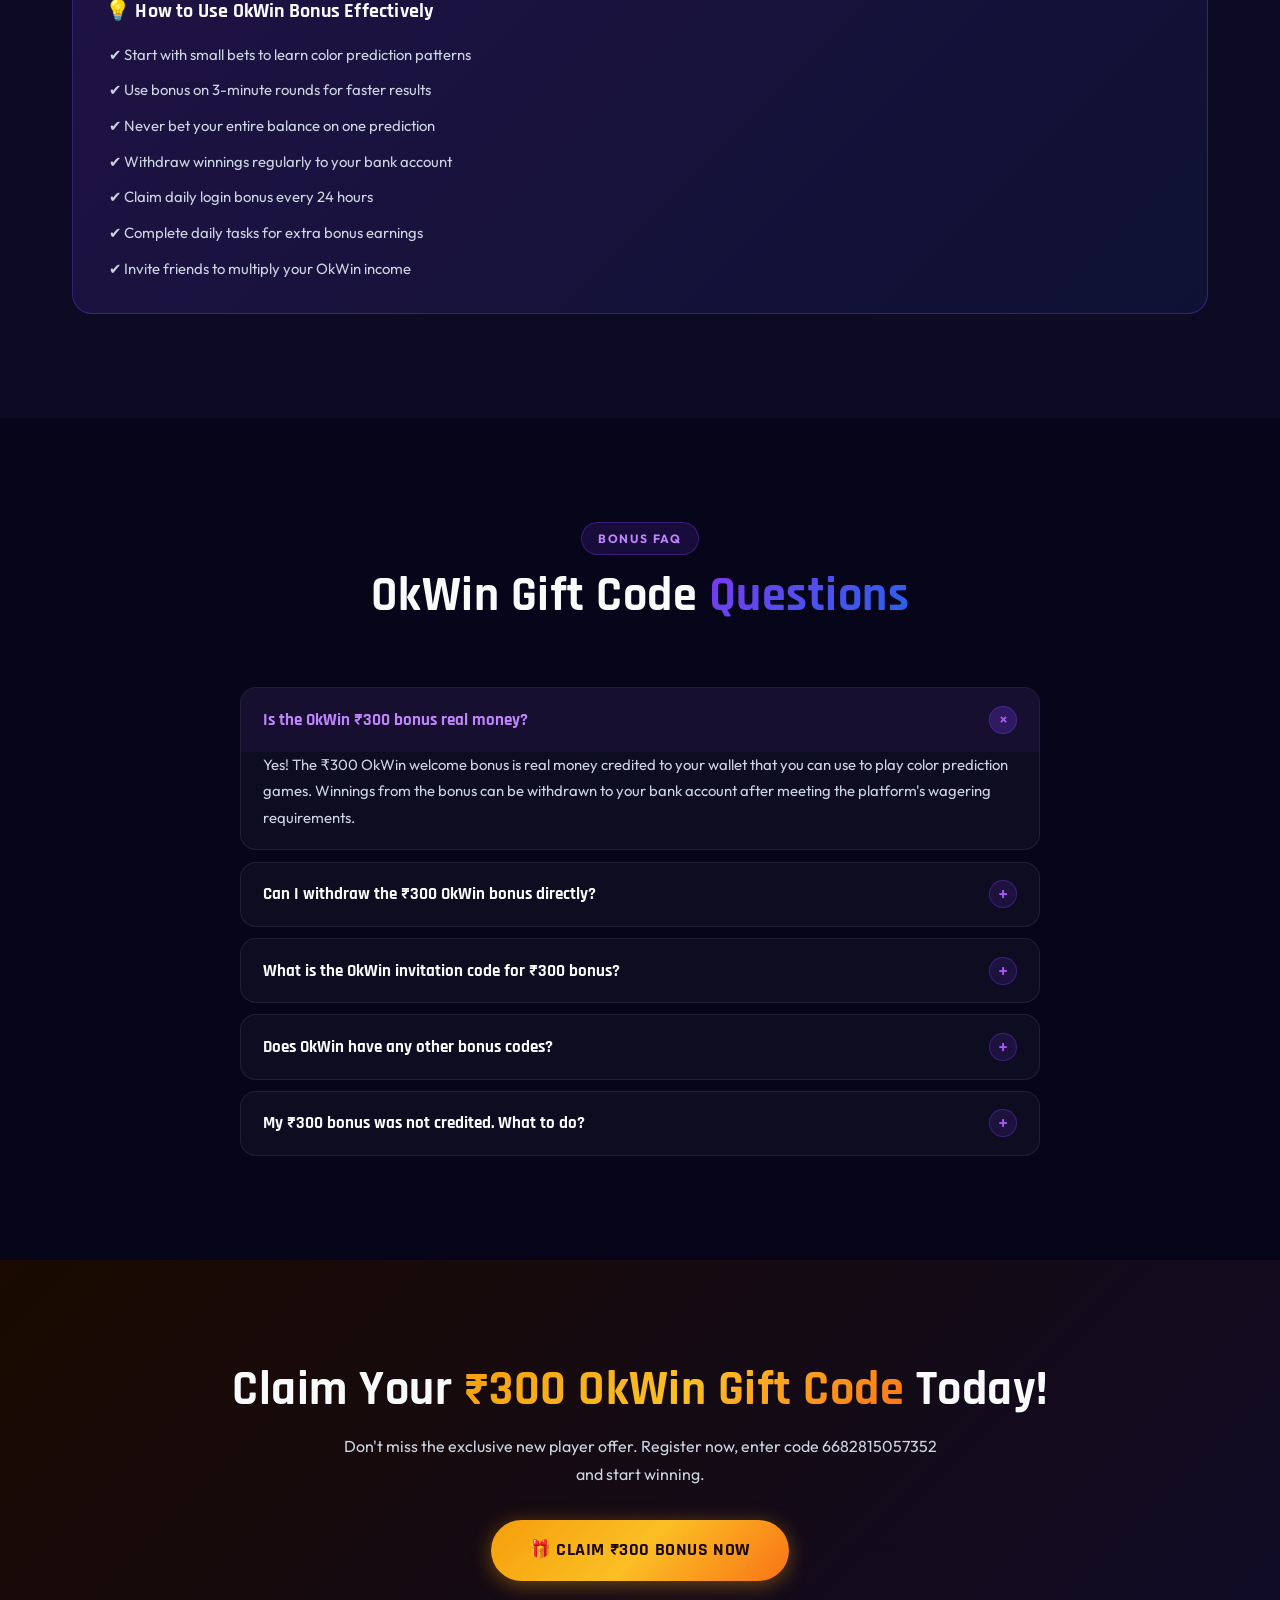
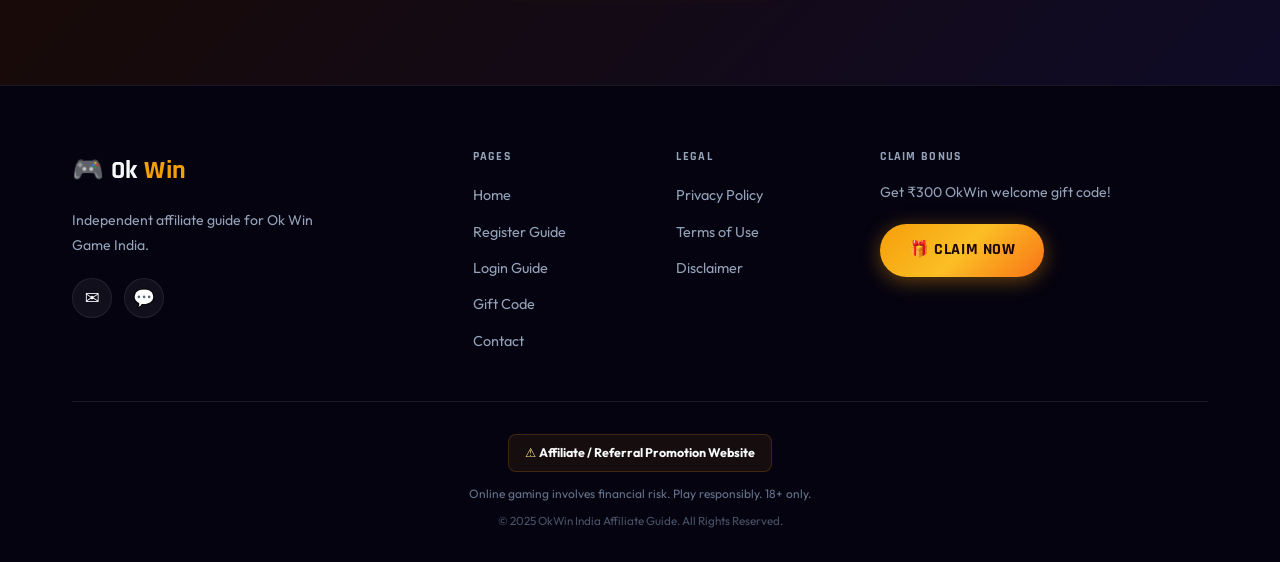
<file: gift-code.html>
<!DOCTYPE html>
<html lang="en-IN">
<head>
<meta charset="UTF-8"/>
<meta name="viewport" content="width=device-width,initial-scale=1.0"/>
<title>OkWin Gift Code – Claim ₹300 Welcome Bonus | Ok Win Promo Code India 2025</title>
<meta name="description" content="OkWin gift code India 2025 – Claim your ₹300 welcome bonus instantly! Use Ok Win invitation code 6682815057352 at registration. Daily login rewards, refer and earn bonuses. Best OkWin promo offers."/>
<meta name="keywords" content="OkWin Gift Code,Ok Win Bonus,OkWin 300 Bonus,OkWin promo code,OkWin invitation code,OkWin referral bonus,Ok Win free bonus,OkWin welcome offer,OkWin daily reward,OkWin coupon code India 2025"/>
<link rel="canonical" href="https://okwin-ind.online/gift-code.html"/>
<meta name="robots" content="index,follow"/>
<meta name="author" content="OkWin India Affiliate"/>
<!-- OG -->
<meta property="og:type" content="article"/>
<meta property="og:title" content="OkWin Gift Code – Claim ₹300 Bonus India 2025"/>
<meta property="og:description" content="Exclusive OkWin gift code for India. Register with code 6682815057352 and get ₹300 welcome bonus + daily rewards + refer earn."/>
<meta property="og:url" content="https://okwin-ind.online/gift-code.html"/>
<meta property="og:image" content="https://okwin-ind.online/og-image.jpg"/>
<meta property="og:locale" content="en_IN"/>
<!-- Twitter -->
<meta name="twitter:card" content="summary_large_image"/>
<meta name="twitter:title" content="OkWin Gift Code ₹300 Bonus – Claim Now India"/>
<meta name="twitter:description" content="Use OkWin invitation code 6682815057352 and get ₹300 free bonus instantly."/>
<meta name="twitter:image" content="https://okwin-ind.online/og-image.jpg"/>
<!-- Schema: Offer -->
<script type="application/ld+json">{"@context":"https://schema.org","@type":"Offer","name":"OkWin ₹300 Welcome Gift Code Bonus","description":"New players on OkWin India receive ₹300 welcome gift code bonus instantly after registering using invitation code 6682815057352.","price":"0","priceCurrency":"INR","availability":"https://schema.org/InStock","validFrom":"2025-01-01","url":"https://okwin-ind.online/gift-code.html","seller":{"@type":"Organization","name":"OkWin India"}}</script>
<!-- Schema: Article -->
<script type="application/ld+json">{"@context":"https://schema.org","@type":"Article","headline":"OkWin Gift Code 2025 – How to Claim ₹300 Welcome Bonus in India","description":"Complete guide to OkWin gift codes, welcome bonus, daily rewards and refer earn bonuses for Indian players 2025.","author":{"@type":"Organization","name":"OkWin India Affiliate"},"publisher":{"@type":"Organization","name":"OkWin India","logo":{"@type":"ImageObject","url":"https://okwin-ind.online/og-image.jpg"}},"datePublished":"2025-01-01","dateModified":"2025-01-01","mainEntityOfPage":"https://okwin-ind.online/gift-code.html"}</script>
<link rel="preconnect" href="https://fonts.googleapis.com"/>
<link rel="preconnect" href="https://fonts.gstatic.com" crossorigin/>
<link href="https://fonts.googleapis.com/css2?family=Rajdhani:wght@400;500;600;700&family=Outfit:wght@300;400;500;600;700;800;900&display=swap" rel="stylesheet"/>
<link rel="stylesheet" href="style.css"/>
<link rel="icon" href="data:image/svg+xml,<svg xmlns='http://www.w3.org/2000/svg' viewBox='0 0 100 100'><text y='.9em' font-size='90'>🎁</text></svg>"/>
</head>
<body>

<!-- NAV -->
<nav class="navbar" id="navbar" aria-label="Main navigation">
<div class="nav-inner">
  <a href="index.html" class="nav-logo"><span class="logo-icon">🎮</span>Ok<span class="logo-gold">Win</span></a>
  <button class="ham" id="navTog" aria-label="Toggle menu" aria-expanded="false"><span></span><span></span><span></span></button>
  <ul class="nav-menu" id="navMenu" role="list">
    <li><a href="index.html" class="nav-a">Home</a></li>
    <li><a href="register.html" class="nav-a">Register Guide</a></li>
    <li><a href="login.html" class="nav-a">Login Guide</a></li>
    <li><a href="gift-code.html" class="nav-a active">Gift Code</a></li>
    <li><a href="contact.html" class="nav-a">Contact</a></li>
    <li><a href="https://77okwin.com/#/register?invitationCode=6682815057352" class="nav-cta" target="_blank" rel="noopener">Join Now 🚀</a></li>
  </ul>
</div>
</nav>

<main>

<!-- PAGE HERO -->
<div class="page-hero" style="background:linear-gradient(135deg,#08061a 0%,#2a0a08 50%,#1a1000 100%)">
  <div class="hero-fx"><div class="orb o1" style="background:radial-gradient(circle,#d97706,transparent 70%)"></div><div class="orb o2"></div><div class="grid-bg"></div></div>
  <div class="page-hero-inner">
    <nav class="breadcrumb" aria-label="Breadcrumb"><a href="index.html">Home</a><span>›</span><span aria-current="page">Gift Code / Bonus</span></nav>
    <div class="badge" style="background:rgba(245,158,11,.15);border-color:rgba(245,158,11,.4);color:var(--gold3)">
      <span class="dot"></span>🎁 Exclusive New Player Offer
    </div>
    <h1>OkWin Gift Code – <span class="tgold">₹300 Welcome Bonus</span> Claim Guide India 2025</h1>
    <p>Use OkWin invitation code <strong>6682815057352</strong> during registration and receive ₹300 welcome gift bonus instantly. Plus daily login rewards and unlimited refer &amp; earn commissions.</p>
    <div style="display:flex;gap:1rem;justify-content:center;flex-wrap:wrap">
      <a href="https://77okwin.com/#/register?invitationCode=6682815057352" class="btn-gold btn-lg pulse-gold" target="_blank" rel="noopener">🎁 Claim ₹300 Gift Code Now</a>
      <button class="btn-sec copy-btn" style="border-radius:50px;padding:.85rem 2rem">📋 Copy Code: 6682815057352</button>
    </div>
  </div>
</div>

<!-- GIFT CARDS -->
<section aria-labelledby="gc-h" style="background:var(--bg1)">
<div class="container">
  <div class="sec-hdr">
    <span class="sec-tag">Exclusive Bonuses</span>
    <h2 id="gc-h">All OkWin <span class="tgold">Bonus Offers</span> for India</h2>
    <p class="sec-desc">OkWin Game offers multiple bonus opportunities for both new and existing players. Here are all the current bonus offers available for Indian players.</p>
  </div>
  <div class="grid3">
    <article class="gift-card">
      <span class="gc-ribbon">NEW</span>
      <span class="gc-icon">🎁</span>
      <h3>₹300 Welcome Gift Code</h3>
      <p>Register using invitation code <strong>6682815057352</strong> and receive ₹300 instantly in your OkWin wallet. No deposit required. Available for first-time players only.</p>
      <div class="big-bonus">₹300</div>
      <a href="https://77okwin.com/#/register?invitationCode=6682815057352" class="btn-gold pulse-gold" target="_blank" rel="noopener">Claim Now 🎁</a>
    </article>
    <article class="gift-card">
      <span class="gc-icon">🔄</span>
      <h3>Daily Login Reward</h3>
      <p>Login every day to collect your OkWin daily bonus. Consecutive daily logins increase your reward amount. The longer your streak, the higher your daily gift.</p>
      <div class="big-bonus">Daily</div>
      <a href="https://77okwin.com/#/register?invitationCode=6682815057352" class="btn-sec" target="_blank" rel="noopener">Login &amp; Collect</a>
    </article>
    <article class="gift-card">
      <span class="gc-icon">💰</span>
      <h3>First Deposit Bonus</h3>
      <p>Make your first deposit on OkWin and receive an additional bonus percentage on top of your deposit. More money to play color prediction and win bigger.</p>
      <div class="big-bonus">Extra %</div>
      <a href="https://77okwin.com/#/register?invitationCode=6682815057352" class="btn-sec" target="_blank" rel="noopener">Deposit &amp; Earn</a>
    </article>
    <article class="gift-card">
      <span class="gc-icon">👥</span>
      <h3>Refer &amp; Earn Commission</h3>
      <p>Share your personal OkWin referral code with friends and family. Earn commission every time they deposit and play. Unlimited earning with no cap on referrals.</p>
      <div class="big-bonus">Unlimited</div>
      <a href="https://77okwin.com/#/register?invitationCode=6682815057352" class="btn-sec" target="_blank" rel="noopener">Start Referring</a>
    </article>
    <article class="gift-card">
      <span class="gc-icon">🏆</span>
      <h3>Weekly VIP Cashback</h3>
      <p>Active OkWin players receive weekly cashback rewards based on their gaming activity. Higher game volume means higher VIP level and better cashback percentages.</p>
      <div class="big-bonus">VIP</div>
      <a href="https://77okwin.com/#/register?invitationCode=6682815057352" class="btn-sec" target="_blank" rel="noopener">Go VIP</a>
    </article>
    <article class="gift-card">
      <span class="gc-icon">🎯</span>
      <h3>Task &amp; Mission Rewards</h3>
      <p>Complete daily tasks and missions inside the OkWin app to earn extra bonus coins and real money rewards. New tasks unlock each day for consistent earners.</p>
      <div class="big-bonus">Tasks</div>
      <a href="https://77okwin.com/#/register?invitationCode=6682815057352" class="btn-sec" target="_blank" rel="noopener">Do Tasks</a>
    </article>
  </div>
</div>
</section>

<!-- HOW TO CLAIM -->
<section aria-labelledby="claim-h">
<div class="container">
  <div class="sec-hdr">
    <span class="sec-tag">Claim Guide</span>
    <h2 id="claim-h">How to Claim <span class="tgold">₹300 OkWin Gift Code</span></h2>
    <p class="sec-desc">Follow these 4 simple steps to claim your ₹300 OkWin welcome gift code bonus in under 2 minutes.</p>
  </div>
  <div style="max-width:800px;margin:0 auto;padding:2.5rem;background:rgba(245,158,11,.05);border:1px solid rgba(245,158,11,.18);border-radius:var(--r28);text-align:center">
    <div class="bflow">
      <div class="bstep"><span>1</span> Click Register Now</div>
      <div class="barr">→</div>
      <div class="bstep"><span>2</span> Enter Code: <span style="color:var(--gold3);font-family:'Rajdhani',sans-serif;font-weight:700">6682815057352</span></div>
      <div class="barr">→</div>
      <div class="bstep"><span>3</span> Verify OTP</div>
      <div class="barr">→</div>
      <div class="bstep"><span>4</span> ₹300 in Wallet! 🎉</div>
    </div>
    <button class="copy-btn" style="margin-bottom:1.5rem" aria-label="Copy invitation code">📋 Copy Invitation Code: 6682815057352</button>
    <br/>
    <a href="https://77okwin.com/#/register?invitationCode=6682815057352" class="btn-gold btn-lg pulse-gold" target="_blank" rel="noopener">🎁 Claim My ₹300 OkWin Bonus Now</a>
  </div>
</div>
</section>

<!-- BONUS TERMS -->
<section style="background:var(--bg1)" aria-labelledby="terms-h">
<div class="container">
  <div class="sec-hdr">
    <span class="sec-tag">Bonus Info</span>
    <h2 id="terms-h">OkWin Gift Code <span class="tg">Terms &amp; Details</span></h2>
  </div>
  <div class="grid2">
    <div class="tips-panel">
      <h3>📋 ₹300 Welcome Bonus Details</h3>
      <ul class="tips-list">
        <li>✔ Available for <strong>new players only</strong></li>
        <li>✔ Requires invitation code <strong>6682815057352</strong></li>
        <li>✔ Credited <strong>instantly</strong> after OTP verification</li>
        <li>✔ <strong>No deposit</strong> required to receive bonus</li>
        <li>✔ Can be used on all OkWin color prediction games</li>
        <li>✔ Valid for all Indian mobile users</li>
        <li>✔ One bonus per mobile number and device</li>
      </ul>
    </div>
    <div class="tips-panel">
      <h3>💡 How to Use OkWin Bonus Effectively</h3>
      <ul class="tips-list">
        <li>✔ Start with small bets to learn color prediction patterns</li>
        <li>✔ Use bonus on 3-minute rounds for faster results</li>
        <li>✔ Never bet your entire balance on one prediction</li>
        <li>✔ Withdraw winnings regularly to your bank account</li>
        <li>✔ Claim daily login bonus every 24 hours</li>
        <li>✔ Complete daily tasks for extra bonus earnings</li>
        <li>✔ Invite friends to multiply your OkWin income</li>
      </ul>
    </div>
  </div>
</div>
</section>

<!-- BONUS FAQ -->
<section aria-labelledby="bfaq-h">
<div class="container">
  <div class="sec-hdr">
    <span class="sec-tag">Bonus FAQ</span>
    <h2 id="bfaq-h">OkWin Gift Code <span class="tg">Questions</span></h2>
  </div>
  <div class="faq-wrap">
    <div class="faq-item"><button class="faq-q" aria-expanded="false"><span>Is the OkWin ₹300 bonus real money?</span><span class="faq-ico">+</span></button><div class="faq-a"><p>Yes! The ₹300 OkWin welcome bonus is real money credited to your wallet that you can use to play color prediction games. Winnings from the bonus can be withdrawn to your bank account after meeting the platform's wagering requirements.</p></div></div>
    <div class="faq-item"><button class="faq-q" aria-expanded="false"><span>Can I withdraw the ₹300 OkWin bonus directly?</span><span class="faq-ico">+</span></button><div class="faq-a"><p>The ₹300 gift code bonus is a playing bonus. You need to use it to play games first and then withdraw your winnings. OkWin bonus funds must be wagered at least once before withdrawal. Check the latest bonus terms in your OkWin account.</p></div></div>
    <div class="faq-item"><button class="faq-q" aria-expanded="false"><span>What is the OkWin invitation code for ₹300 bonus?</span><span class="faq-ico">+</span></button><div class="faq-a"><p>The OkWin invitation code for the ₹300 welcome bonus is <strong>6682815057352</strong>. Enter this exact code in the invitation/referral code field during registration at 77okwin.com. The bonus is credited instantly after OTP verification.</p></div></div>
    <div class="faq-item"><button class="faq-q" aria-expanded="false"><span>Does OkWin have any other bonus codes?</span><span class="faq-ico">+</span></button><div class="faq-a"><p>Yes! Beyond the ₹300 welcome bonus, OkWin regularly offers daily login rewards, first deposit bonuses, weekly cashback, and task completion rewards. Login to your OkWin account daily to claim all available bonuses and promotions.</p></div></div>
    <div class="faq-item"><button class="faq-q" aria-expanded="false"><span>My ₹300 bonus was not credited. What to do?</span><span class="faq-ico">+</span></button><div class="faq-a"><p>If your ₹300 OkWin bonus was not credited: (1) Confirm you entered code <strong>6682815057352</strong> during registration, (2) Check your OkWin wallet section, (3) Wait up to 24 hours for crediting, (4) Contact support via Telegram <strong>@Willian2500</strong> with your registered mobile number for manual verification.</p></div></div>
  </div>
</div>
</section>

<section style="background:linear-gradient(135deg,#1a0a00,#0f0b27);text-align:center">
<div class="container">
  <div class="sec-hdr" style="margin-bottom:2rem">
    <h2>Claim Your <span class="tgold">₹300 OkWin Gift Code</span> Today!</h2>
    <p class="sec-desc">Don't miss the exclusive new player offer. Register now, enter code 6682815057352 and start winning.</p>
  </div>
  <a href="https://77okwin.com/#/register?invitationCode=6682815057352" class="btn-gold btn-lg pulse-gold" target="_blank" rel="noopener">🎁 Claim ₹300 Bonus Now</a>
</div>
</section>

</main>

<div id="floatCta"><a href="https://77okwin.com/#/register?invitationCode=6682815057352" class="float-btn pulse-gold" target="_blank" rel="noopener">🎁 Claim ₹300 Bonus Now</a></div>

<footer class="site-footer" role="contentinfo">
<div class="ft">
  <div class="ft-top">
    <div class="ft-brand"><div class="ft-logo"><span>🎮</span>Ok<span class="logo-gold">Win</span></div><p>Independent affiliate guide for Ok Win Game India.</p><div class="ft-social"><a href="mailto:sreenchees@gmail.com">✉️</a><a href="https://t.me/Willian2500" target="_blank" rel="noopener">💬</a></div></div>
    <div class="ft-col"><h4>Pages</h4><ul><li><a href="index.html">Home</a></li><li><a href="register.html">Register Guide</a></li><li><a href="login.html">Login Guide</a></li><li><a href="gift-code.html">Gift Code</a></li><li><a href="contact.html">Contact</a></li></ul></div>
    <div class="ft-col"><h4>Legal</h4><ul><li><a href="#" data-modal="privacy">Privacy Policy</a></li><li><a href="#" data-modal="terms">Terms of Use</a></li><li><a href="#" data-modal="disclaimer">Disclaimer</a></li></ul></div>
    <div class="ft-cta"><h4>Claim Bonus</h4><p>Get ₹300 OkWin welcome gift code!</p><a href="https://77okwin.com/#/register?invitationCode=6682815057352" class="btn-gold" target="_blank" rel="noopener">🎁 Claim Now</a></div>
  </div>
  <div class="ft-bottom"><div class="aff-note">⚠️ <strong>Affiliate / Referral Promotion Website</strong></div><p class="disc">Online gaming involves financial risk. Play responsibly. 18+ only.</p><p class="copy">© 2025 OkWin India Affiliate Guide. All Rights Reserved.</p></div>
</div>
</footer>

<div class="modal-ov" id="modalOv" aria-hidden="true" role="dialog" aria-modal="true">
  <div class="modal-box"><button class="modal-x" id="mX" aria-label="Close">✕</button><h2 id="mTitle"></h2><div id="mBody" class="modal-body"></div></div>
</div>
<script src="script.js" defer></script>
</body>
</html>
</file>
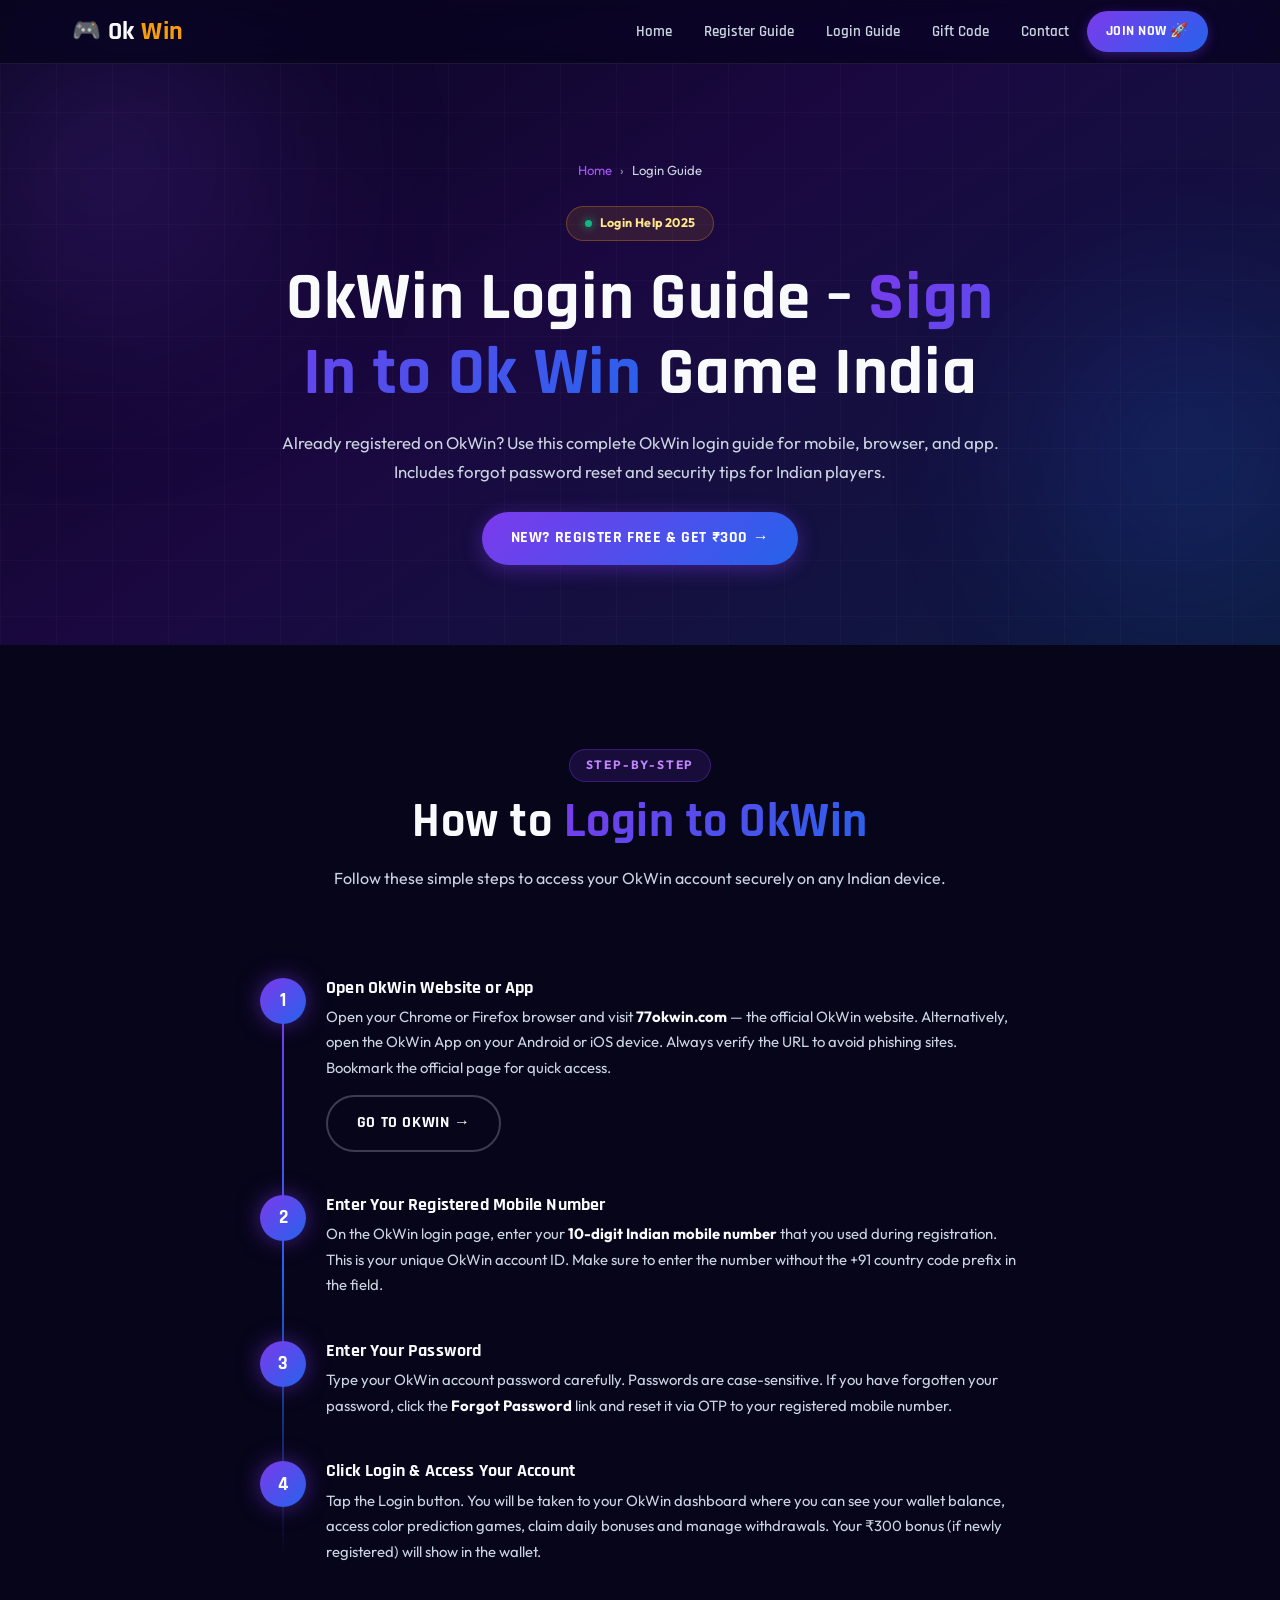
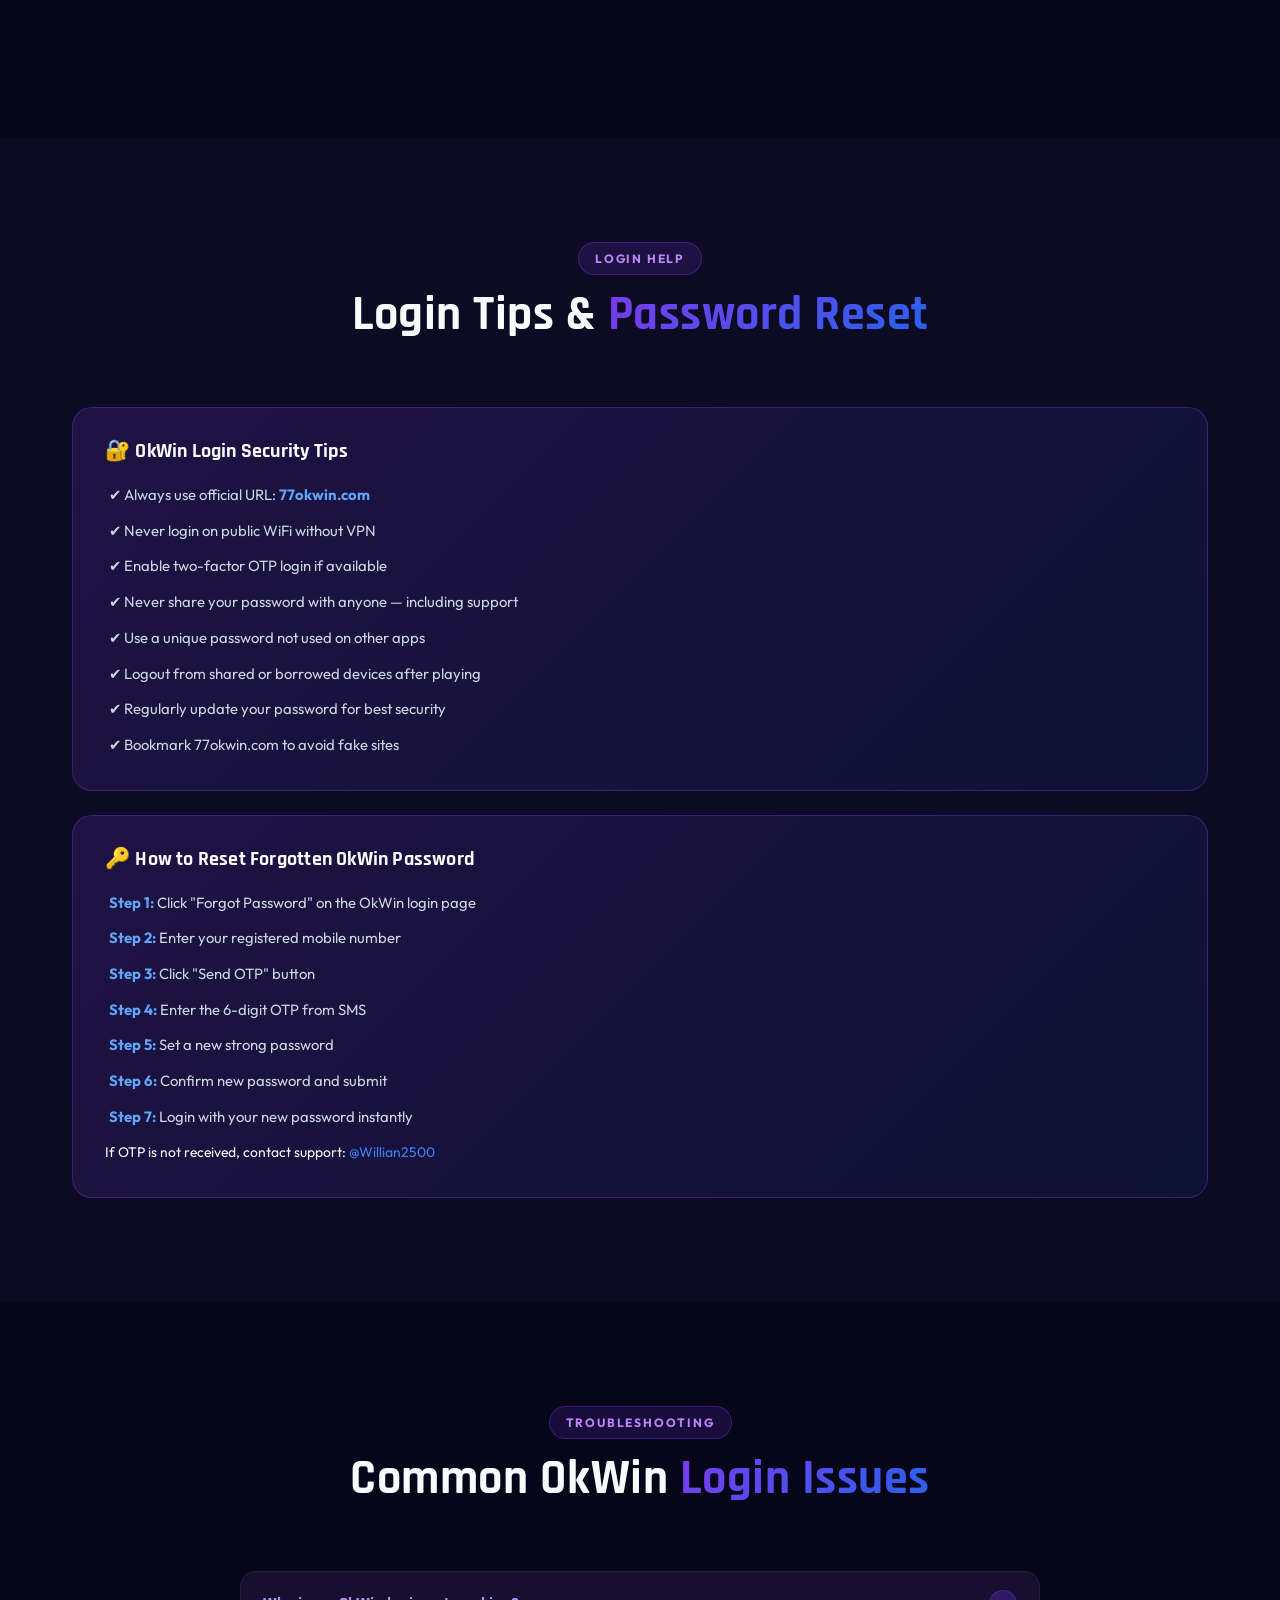
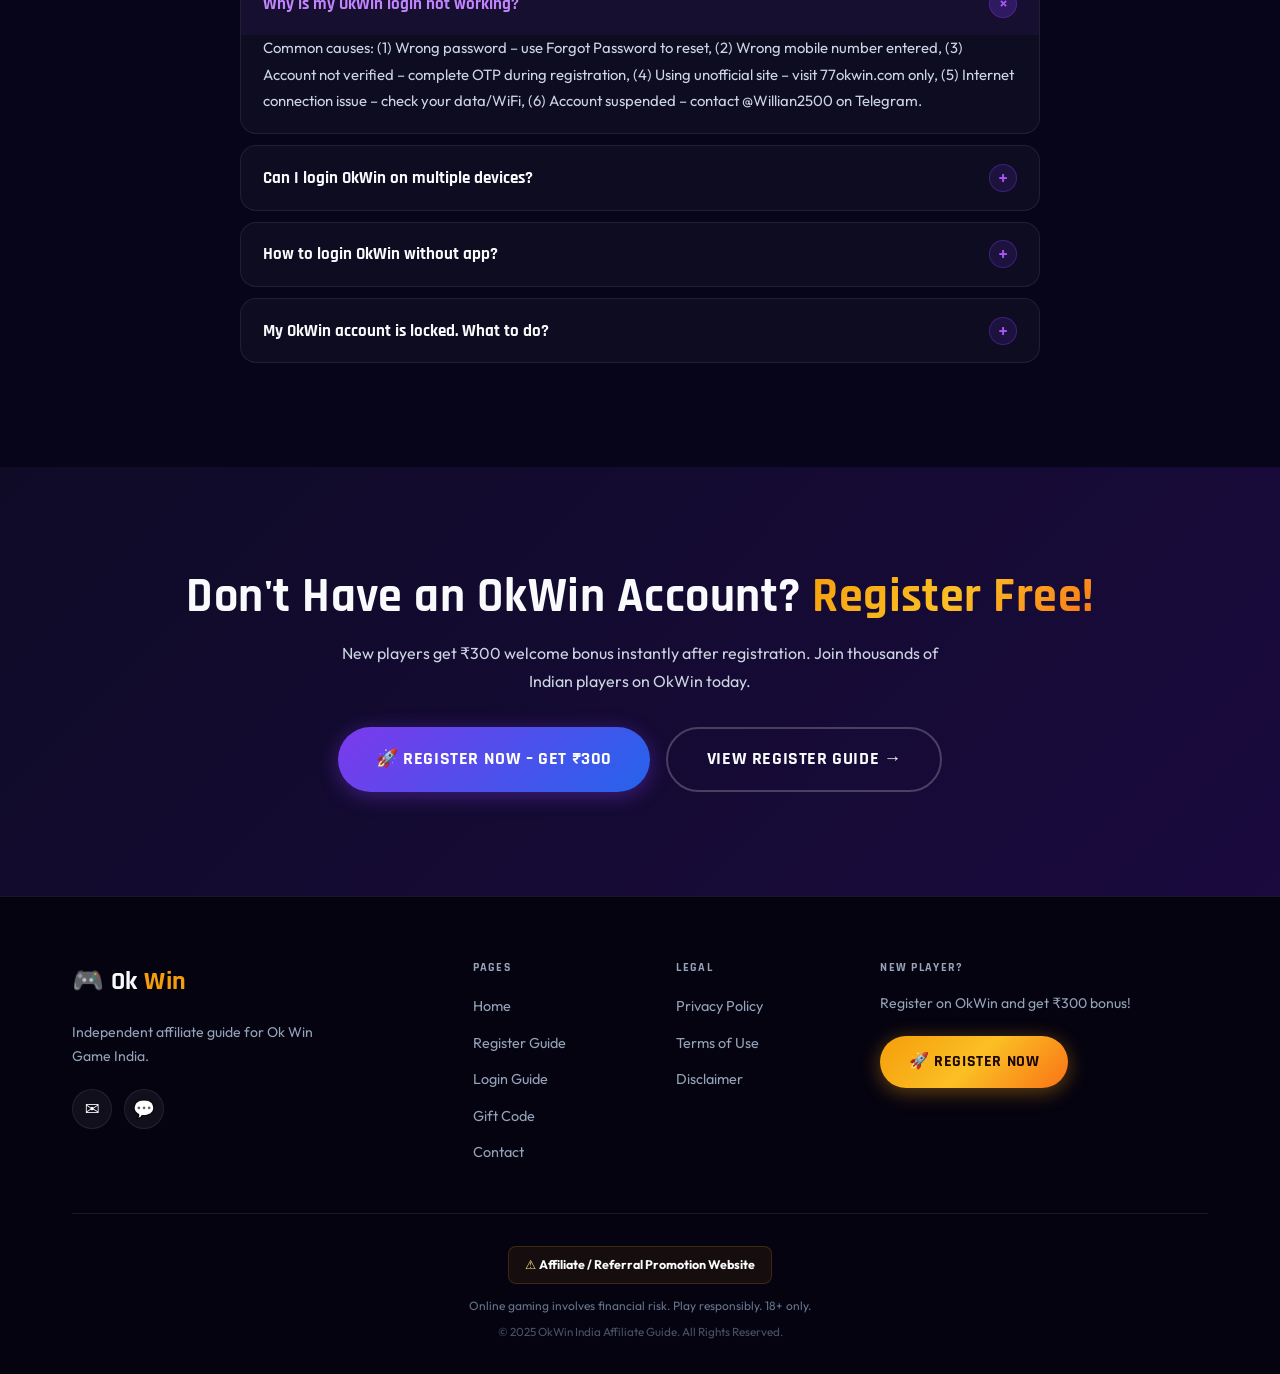
<file: login.html>
<!DOCTYPE html>
<html lang="en-IN">
<head>
<meta charset="UTF-8"/>
<meta name="viewport" content="width=device-width,initial-scale=1.0"/>
<title>OkWin Login Guide – How to Login Ok Win Game App India 2025</title>
<meta name="description" content="Complete OkWin login guide for India 2025. Step-by-step: how to login Ok Win Game on mobile, browser, and app. Forgot password reset, login tips and security guide for Indian players."/>
<meta name="keywords" content="OkWin Login,Ok Win Game Login,OkWin login page,okwin sign in,OkWin mobile login,OkWin forgot password,Ok Win App login,OkWin login India,okwin account login 2025"/>
<link rel="canonical" href="https://okwin-ind.online/login.html"/>
<meta name="robots" content="index,follow"/>
<meta name="author" content="OkWin India Affiliate"/>
<!-- OG -->
<meta property="og:type" content="article"/>
<meta property="og:title" content="OkWin Login Guide – How to Sign In Ok Win Game India"/>
<meta property="og:description" content="Step-by-step OkWin login guide for India. Login on mobile, browser or app. Password reset tips and security guide."/>
<meta property="og:url" content="https://okwin-ind.online/login.html"/>
<meta property="og:image" content="https://okwin-ind.online/og-image.jpg"/>
<meta property="og:locale" content="en_IN"/>
<!-- Twitter -->
<meta name="twitter:card" content="summary_large_image"/>
<meta name="twitter:title" content="OkWin Login Guide India 2025"/>
<meta name="twitter:description" content="How to login Ok Win Game on mobile and browser. Security tips, forgot password guide."/>
<meta name="twitter:image" content="https://okwin-ind.online/og-image.jpg"/>
<!-- Schema: HowTo -->
<script type="application/ld+json">{"@context":"https://schema.org","@type":"HowTo","name":"How to Login to OkWin Game","description":"Step-by-step guide for OkWin login on mobile browser and app for Indian players.","totalTime":"PT1M","step":[{"@type":"HowToStep","position":1,"name":"Open OkWin Website or App","text":"Visit 77okwin.com in Chrome or Firefox browser or open the OkWin App on your device."},{"@type":"HowToStep","position":2,"name":"Enter Mobile Number","text":"Type your registered Indian +91 mobile number that you used during OkWin registration."},{"@type":"HowToStep","position":3,"name":"Enter Password","text":"Enter your account password. Use Forgot Password if needed."},{"@type":"HowToStep","position":4,"name":"Click Login","text":"Tap Login button to access your OkWin account, wallet and games."}]}</script>
<link rel="preconnect" href="https://fonts.googleapis.com"/>
<link rel="preconnect" href="https://fonts.gstatic.com" crossorigin/>
<link href="https://fonts.googleapis.com/css2?family=Rajdhani:wght@400;500;600;700&family=Outfit:wght@300;400;500;600;700;800;900&display=swap" rel="stylesheet"/>
<link rel="stylesheet" href="style.css"/>
<link rel="icon" href="data:image/svg+xml,<svg xmlns='http://www.w3.org/2000/svg' viewBox='0 0 100 100'><text y='.9em' font-size='90'>🎮</text></svg>"/>
</head>
<body>

<!-- NAV -->
<nav class="navbar" id="navbar" aria-label="Main navigation">
<div class="nav-inner">
  <a href="index.html" class="nav-logo"><span class="logo-icon">🎮</span>Ok<span class="logo-gold">Win</span></a>
  <button class="ham" id="navTog" aria-label="Toggle menu" aria-expanded="false"><span></span><span></span><span></span></button>
  <ul class="nav-menu" id="navMenu" role="list">
    <li><a href="index.html" class="nav-a">Home</a></li>
    <li><a href="register.html" class="nav-a">Register Guide</a></li>
    <li><a href="login.html" class="nav-a active">Login Guide</a></li>
    <li><a href="gift-code.html" class="nav-a">Gift Code</a></li>
    <li><a href="contact.html" class="nav-a">Contact</a></li>
    <li><a href="https://77okwin.com/#/register?invitationCode=6682815057352" class="nav-cta" target="_blank" rel="noopener">Join Now 🚀</a></li>
  </ul>
</div>
</nav>

<main>

<!-- PAGE HERO -->
<div class="page-hero">
  <div class="hero-fx"><div class="orb o1"></div><div class="orb o2"></div><div class="grid-bg"></div></div>
  <div class="page-hero-inner">
    <nav class="breadcrumb" aria-label="Breadcrumb"><a href="index.html">Home</a><span>›</span><span aria-current="page">Login Guide</span></nav>
    <div class="badge"><span class="dot"></span>Login Help 2025</div>
    <h1>OkWin Login Guide – <span class="tg">Sign In to Ok Win</span> Game India</h1>
    <p>Already registered on OkWin? Use this complete OkWin login guide for mobile, browser, and app. Includes forgot password reset and security tips for Indian players.</p>
    <a href="https://77okwin.com/#/register?invitationCode=6682815057352" class="btn pulse" target="_blank" rel="noopener">New? Register Free & Get ₹300 →</a>
  </div>
</div>

<!-- LOGIN STEPS -->
<section aria-labelledby="lsteps-h">
<div class="container">
  <div class="sec-hdr">
    <span class="sec-tag">Step-by-Step</span>
    <h2 id="lsteps-h">How to <span class="tg">Login to OkWin</span></h2>
    <p class="sec-desc">Follow these simple steps to access your OkWin account securely on any Indian device.</p>
  </div>
  <div class="steps">
    <div class="steps-line" aria-hidden="true"></div>
    <div class="step">
      <div class="step-n">1</div>
      <div class="step-c">
        <h3>Open OkWin Website or App</h3>
        <p>Open your Chrome or Firefox browser and visit <strong>77okwin.com</strong> — the official OkWin website. Alternatively, open the OkWin App on your Android or iOS device. Always verify the URL to avoid phishing sites. Bookmark the official page for quick access.</p>
        <a href="https://77okwin.com/#/register?invitationCode=6682815057352" class="btn-sec" style="margin-top:.9rem;display:inline-flex" target="_blank" rel="noopener">Go to OkWin →</a>
      </div>
    </div>
    <div class="step">
      <div class="step-n">2</div>
      <div class="step-c">
        <h3>Enter Your Registered Mobile Number</h3>
        <p>On the OkWin login page, enter your <strong>10-digit Indian mobile number</strong> that you used during registration. This is your unique OkWin account ID. Make sure to enter the number without the +91 country code prefix in the field.</p>
      </div>
    </div>
    <div class="step">
      <div class="step-n">3</div>
      <div class="step-c">
        <h3>Enter Your Password</h3>
        <p>Type your OkWin account password carefully. Passwords are case-sensitive. If you have forgotten your password, click the <strong>Forgot Password</strong> link and reset it via OTP to your registered mobile number.</p>
      </div>
    </div>
    <div class="step">
      <div class="step-n">4</div>
      <div class="step-c">
        <h3>Click Login &amp; Access Your Account</h3>
        <p>Tap the Login button. You will be taken to your OkWin dashboard where you can see your wallet balance, access color prediction games, claim daily bonuses and manage withdrawals. Your ₹300 bonus (if newly registered) will show in the wallet.</p>
      </div>
    </div>
  </div>
</div>
</section>

<!-- TIPS + PASSWORD RESET -->
<section style="background:var(--bg1)" aria-labelledby="ltips-h">
<div class="container">
  <div class="sec-hdr">
    <span class="sec-tag">Login Help</span>
    <h2 id="ltips-h">Login Tips &amp; <span class="tg">Password Reset</span></h2>
  </div>
  <div style="display:grid;grid-template-columns:1fr;gap:1.5rem">

    <div class="tips-panel">
      <h3>🔐 OkWin Login Security Tips</h3>
      <ul class="tips-list">
        <li>✔ Always use official URL: <strong>77okwin.com</strong></li>
        <li>✔ Never login on public WiFi without VPN</li>
        <li>✔ Enable two-factor OTP login if available</li>
        <li>✔ Never share your password with anyone — including support</li>
        <li>✔ Use a unique password not used on other apps</li>
        <li>✔ Logout from shared or borrowed devices after playing</li>
        <li>✔ Regularly update your password for best security</li>
        <li>✔ Bookmark 77okwin.com to avoid fake sites</li>
      </ul>
    </div>

    <div class="tips-panel">
      <h3>🔑 How to Reset Forgotten OkWin Password</h3>
      <ul class="tips-list">
        <li><strong>Step 1:</strong> Click "Forgot Password" on the OkWin login page</li>
        <li><strong>Step 2:</strong> Enter your registered mobile number</li>
        <li><strong>Step 3:</strong> Click "Send OTP" button</li>
        <li><strong>Step 4:</strong> Enter the 6-digit OTP from SMS</li>
        <li><strong>Step 5:</strong> Set a new strong password</li>
        <li><strong>Step 6:</strong> Confirm new password and submit</li>
        <li><strong>Step 7:</strong> Login with your new password instantly</li>
      </ul>
      <p style="margin-top:.75rem;color:var(--ts);font-size:.87rem">If OTP is not received, contact support: <a href="https://t.me/Willian2500" style="color:var(--blu3)">@Willian2500</a></p>
    </div>

  </div>
</div>
</section>

<!-- LOGIN ISSUES FAQ -->
<section aria-labelledby="lfaq-h">
<div class="container">
  <div class="sec-hdr">
    <span class="sec-tag">Troubleshooting</span>
    <h2 id="lfaq-h">Common OkWin <span class="tg">Login Issues</span></h2>
  </div>
  <div class="faq-wrap">
    <div class="faq-item"><button class="faq-q" aria-expanded="false"><span>Why is my OkWin login not working?</span><span class="faq-ico">+</span></button><div class="faq-a"><p>Common causes: (1) Wrong password – use Forgot Password to reset, (2) Wrong mobile number entered, (3) Account not verified – complete OTP during registration, (4) Using unofficial site – visit 77okwin.com only, (5) Internet connection issue – check your data/WiFi, (6) Account suspended – contact @Willian2500 on Telegram.</p></div></div>
    <div class="faq-item"><button class="faq-q" aria-expanded="false"><span>Can I login OkWin on multiple devices?</span><span class="faq-ico">+</span></button><div class="faq-a"><p>OkWin allows login from multiple devices. However, for security reasons it is recommended to login from your own personal device only. Always logout from shared devices after your session to protect your OkWin account and wallet balance.</p></div></div>
    <div class="faq-item"><button class="faq-q" aria-expanded="false"><span>How to login OkWin without app?</span><span class="faq-ico">+</span></button><div class="faq-a"><p>You can login OkWin directly in your mobile browser at <strong>77okwin.com</strong>. No app download is required. The OkWin website is fully mobile optimised and works perfectly on Chrome, Firefox, and Safari browsers on both Android and iPhone.</p></div></div>
    <div class="faq-item"><button class="faq-q" aria-expanded="false"><span>My OkWin account is locked. What to do?</span><span class="faq-ico">+</span></button><div class="faq-a"><p>If your OkWin account is temporarily locked after multiple failed login attempts, wait 30 minutes and try again, or contact support immediately via Telegram <strong>@Willian2500</strong> or email <strong>sreenchees@gmail.com</strong> for assistance.</p></div></div>
  </div>
</div>
</section>

<!-- NOT REGISTERED CTA -->
<section style="background:linear-gradient(135deg,#0f0b27,#1a0a3e);text-align:center">
<div class="container">
  <div class="sec-hdr" style="margin-bottom:2rem">
    <h2>Don't Have an OkWin Account? <span class="tgold">Register Free!</span></h2>
    <p class="sec-desc">New players get ₹300 welcome bonus instantly after registration. Join thousands of Indian players on OkWin today.</p>
  </div>
  <div style="display:flex;gap:1rem;justify-content:center;flex-wrap:wrap">
    <a href="https://77okwin.com/#/register?invitationCode=6682815057352" class="btn btn-lg pulse" target="_blank" rel="noopener">🚀 Register Now – Get ₹300</a>
    <a href="register.html" class="btn-sec btn-lg">View Register Guide →</a>
  </div>
</div>
</section>

</main>

<div id="floatCta"><a href="https://77okwin.com/#/register?invitationCode=6682815057352" class="float-btn pulse-gold" target="_blank" rel="noopener">🎁 Register Free – Get ₹300</a></div>

<footer class="site-footer" role="contentinfo">
<div class="ft">
  <div class="ft-top">
    <div class="ft-brand"><div class="ft-logo"><span>🎮</span>Ok<span class="logo-gold">Win</span></div><p>Independent affiliate guide for Ok Win Game India.</p><div class="ft-social"><a href="mailto:sreenchees@gmail.com">✉️</a><a href="https://t.me/Willian2500" target="_blank" rel="noopener">💬</a></div></div>
    <div class="ft-col"><h4>Pages</h4><ul><li><a href="index.html">Home</a></li><li><a href="register.html">Register Guide</a></li><li><a href="login.html">Login Guide</a></li><li><a href="gift-code.html">Gift Code</a></li><li><a href="contact.html">Contact</a></li></ul></div>
    <div class="ft-col"><h4>Legal</h4><ul><li><a href="#" data-modal="privacy">Privacy Policy</a></li><li><a href="#" data-modal="terms">Terms of Use</a></li><li><a href="#" data-modal="disclaimer">Disclaimer</a></li></ul></div>
    <div class="ft-cta"><h4>New Player?</h4><p>Register on OkWin and get ₹300 bonus!</p><a href="https://77okwin.com/#/register?invitationCode=6682815057352" class="btn-gold" target="_blank" rel="noopener">🚀 Register Now</a></div>
  </div>
  <div class="ft-bottom"><div class="aff-note">⚠️ <strong>Affiliate / Referral Promotion Website</strong></div><p class="disc">Online gaming involves financial risk. Play responsibly. 18+ only.</p><p class="copy">© 2025 OkWin India Affiliate Guide. All Rights Reserved.</p></div>
</div>
</footer>

<div class="modal-ov" id="modalOv" aria-hidden="true" role="dialog" aria-modal="true">
  <div class="modal-box"><button class="modal-x" id="mX" aria-label="Close">✕</button><h2 id="mTitle"></h2><div id="mBody" class="modal-body"></div></div>
</div>
<script src="script.js" defer></script>
</body>
</html>
</file>
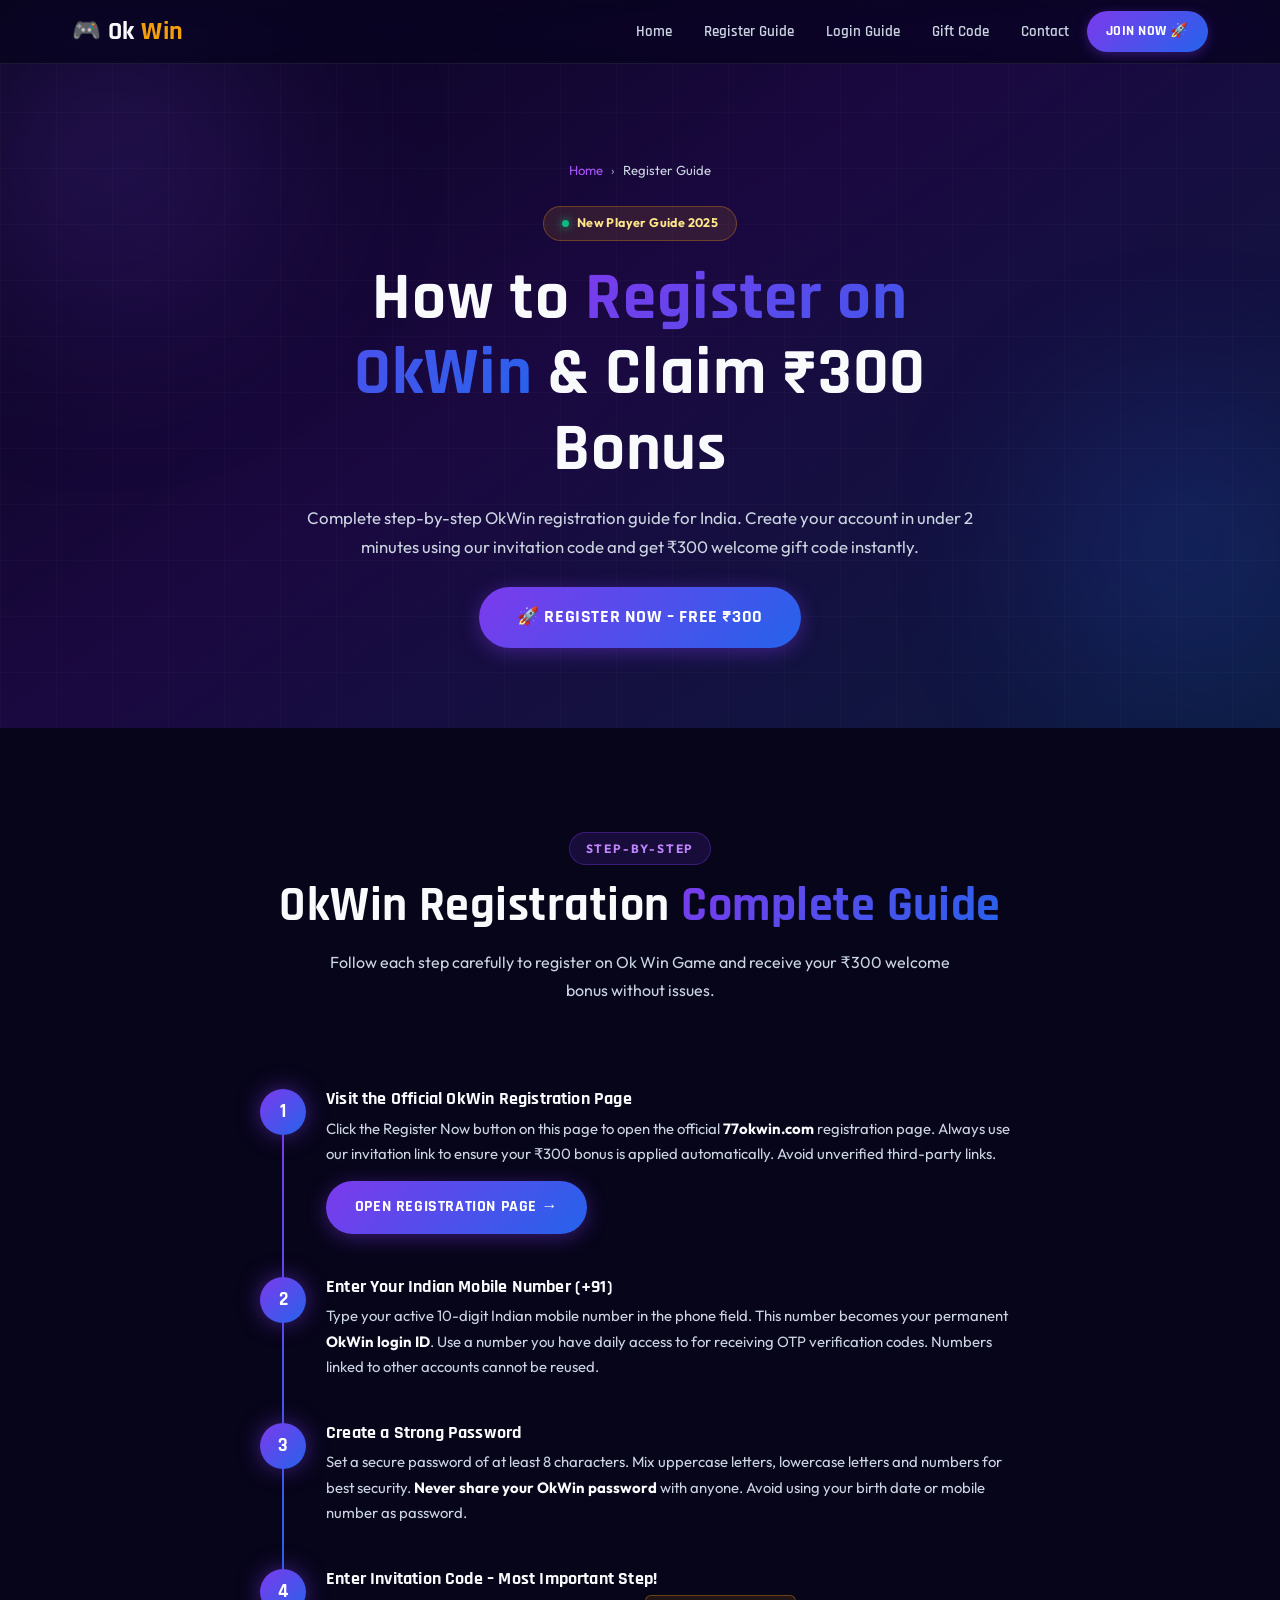
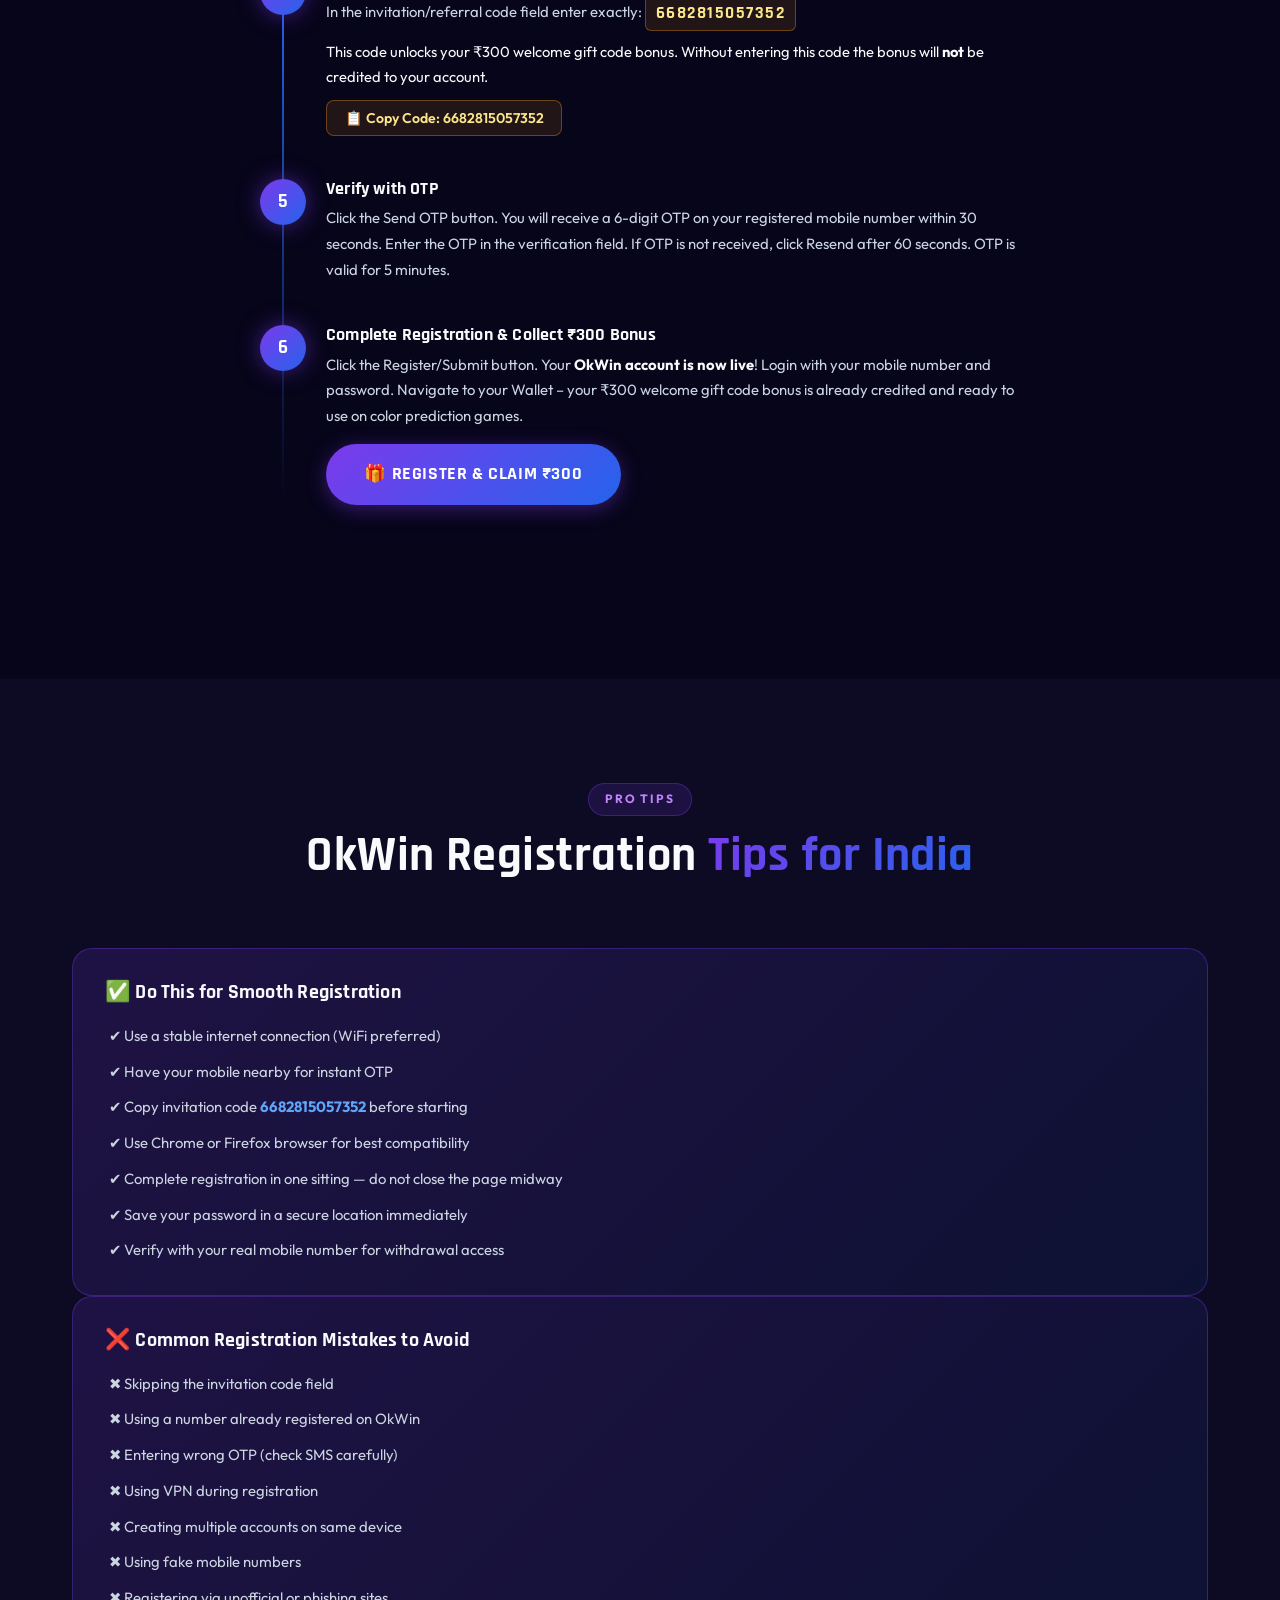
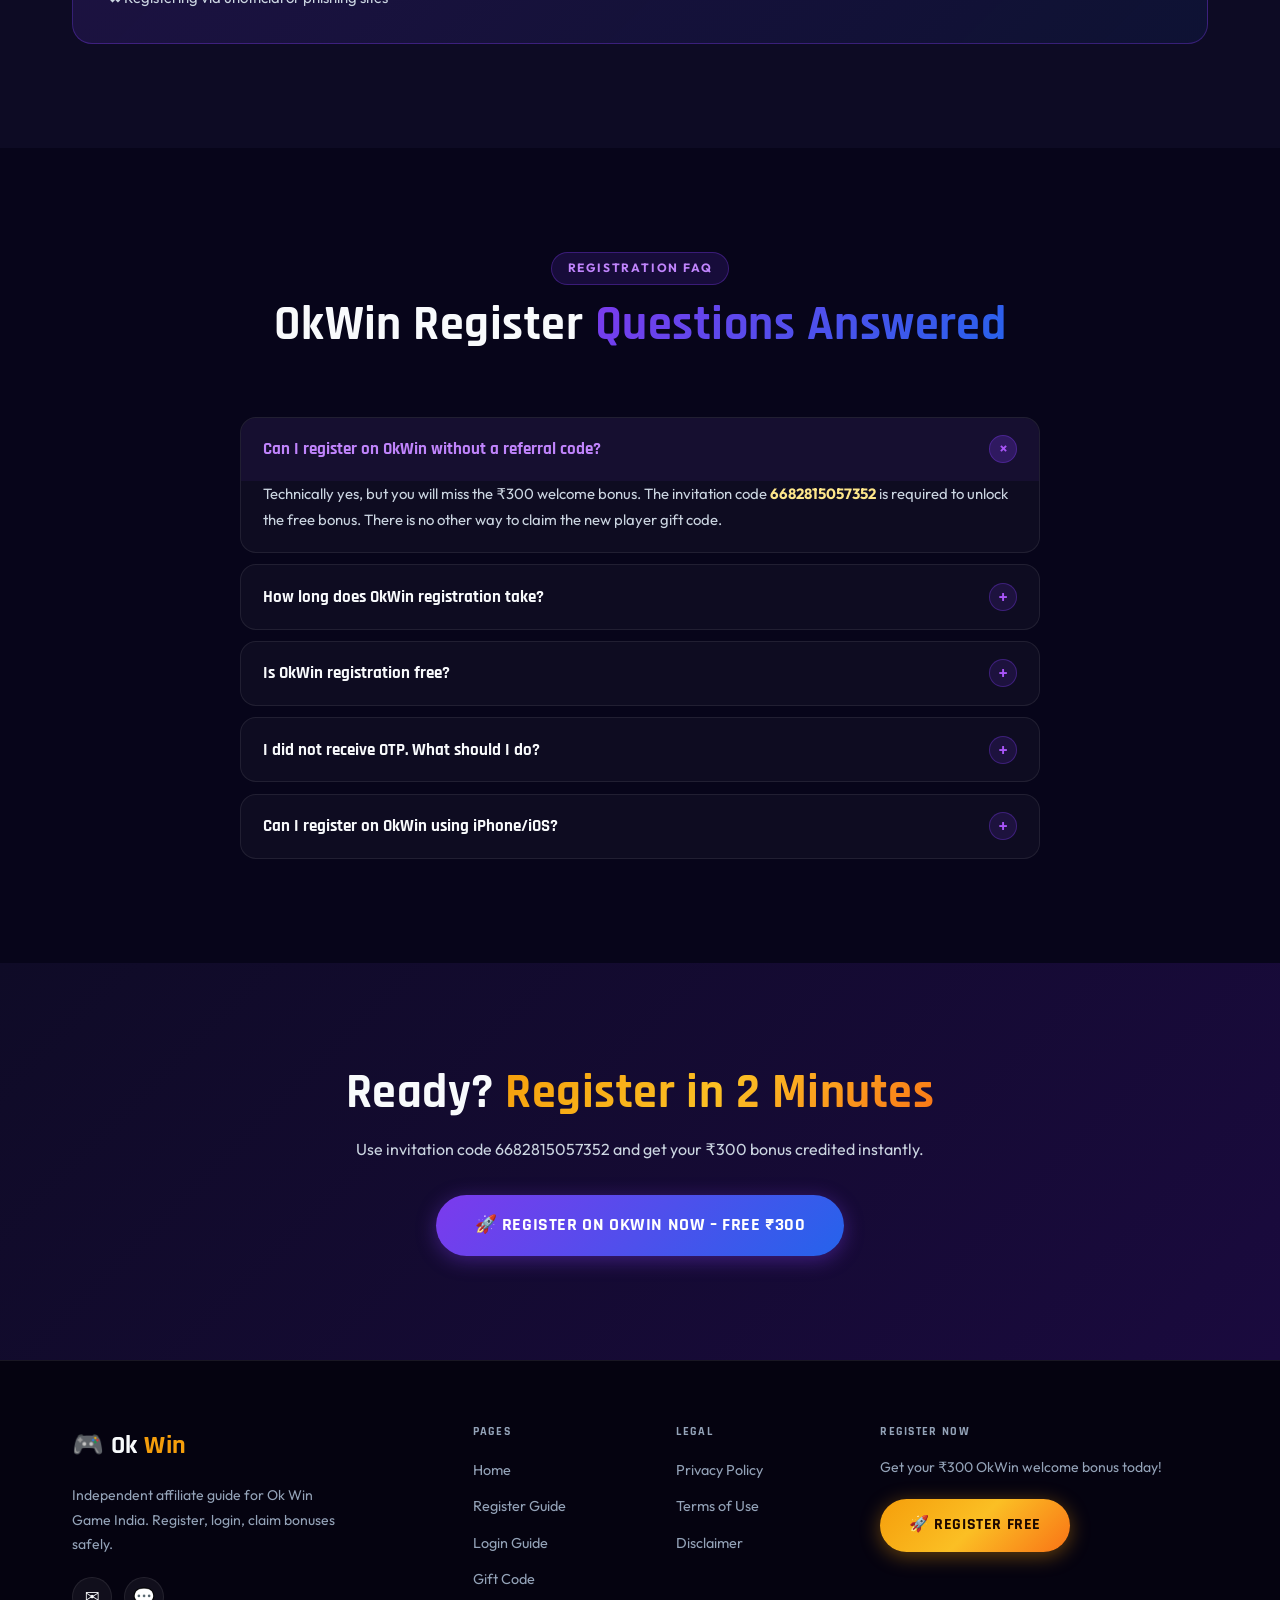
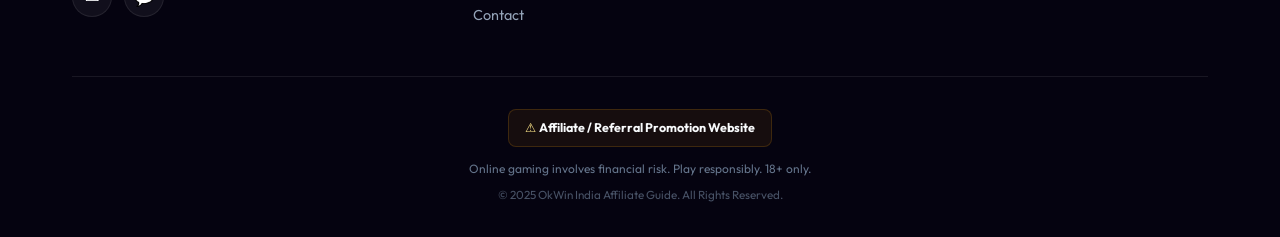
<file: register.html>
<!DOCTYPE html>
<html lang="en-IN">
<head>
<meta charset="UTF-8"/>
<meta name="viewport" content="width=device-width,initial-scale=1.0"/>
<title>How to Register on OkWin – Step-by-Step Guide | Get ₹300 Bonus 2025</title>
<meta name="description" content="Complete OkWin registration guide for India 2025. Step-by-step: enter mobile, create password, use invitation code 6682815057352 and get ₹300 bonus instantly. Easy OkWin signup in 2 minutes."/>
<meta name="keywords" content="OkWin Register,Ok Win registration,how to register OkWin,OkWin signup India,OkWin invitation code,OkWin referral code 2025,OkWin new account,Ok Win Game register,OkWin mobile registration"/>
<link rel="canonical" href="https://okwin-ind.online/register.html"/>
<meta name="robots" content="index,follow"/>
<meta name="author" content="OkWin India Affiliate"/>
<!-- OG -->
<meta property="og:type" content="article"/>
<meta property="og:title" content="How to Register on OkWin – Step-by-Step | ₹300 Bonus India"/>
<meta property="og:description" content="Complete OkWin register guide. Use invitation code 6682815057352 and get ₹300 instantly. Works on all Indian Android and iOS devices."/>
<meta property="og:url" content="https://okwin-ind.online/register.html"/>
<meta property="og:image" content="https://okwin-ind.online/og-image.jpg"/>
<meta property="og:locale" content="en_IN"/>
<!-- Twitter -->
<meta name="twitter:card" content="summary_large_image"/>
<meta name="twitter:title" content="How to Register on OkWin – Get ₹300 Bonus"/>
<meta name="twitter:description" content="Step-by-step OkWin registration guide for India. Invitation code, OTP, ₹300 bonus."/>
<meta name="twitter:image" content="https://okwin-ind.online/og-image.jpg"/>
<!-- Schema: HowTo -->
<script type="application/ld+json">{"@context":"https://schema.org","@type":"HowTo","name":"How to Register on OkWin and Get ₹300 Bonus","description":"Complete step-by-step guide to create an OkWin account in India and claim your ₹300 welcome gift code bonus.","totalTime":"PT2M","supply":[{"@type":"HowToSupply","name":"Active Indian mobile number"},{"@type":"HowToSupply","name":"Invitation Code: 6682815057352"}],"step":[{"@type":"HowToStep","position":1,"name":"Visit OkWin Registration Page","text":"Click the Register Now button to open the official 77okwin.com registration page using our invitation link."},{"@type":"HowToStep","position":2,"name":"Enter Mobile Number","text":"Enter your active Indian +91 mobile number. This will be your OkWin login ID."},{"@type":"HowToStep","position":3,"name":"Create Password","text":"Set a strong password mixing letters and numbers for your OkWin account security."},{"@type":"HowToStep","position":4,"name":"Enter Invitation Code","text":"Type invitation code 6682815057352 exactly to unlock your ₹300 welcome gift code bonus."},{"@type":"HowToStep","position":5,"name":"Verify OTP","text":"Enter the 6-digit OTP received on your mobile number to verify and complete registration."},{"@type":"HowToStep","position":6,"name":"Login and Collect Bonus","text":"Login with your mobile and password. Your ₹300 bonus is instantly available in your OkWin wallet."}]}</script>
<!-- Schema: Article -->
<script type="application/ld+json">{"@context":"https://schema.org","@type":"Article","headline":"How to Register on OkWin and Get ₹300 Bonus – Complete India Guide 2025","description":"Step-by-step OkWin registration guide for Indian players including invitation code, OTP verification and ₹300 welcome bonus claim.","author":{"@type":"Organization","name":"OkWin India Affiliate"},"publisher":{"@type":"Organization","name":"OkWin India","logo":{"@type":"ImageObject","url":"https://okwin-ind.online/og-image.jpg"}},"datePublished":"2025-01-01","dateModified":"2025-01-01","mainEntityOfPage":"https://okwin-ind.online/register.html"}</script>
<link rel="preconnect" href="https://fonts.googleapis.com"/>
<link rel="preconnect" href="https://fonts.gstatic.com" crossorigin/>
<link href="https://fonts.googleapis.com/css2?family=Rajdhani:wght@400;500;600;700&family=Outfit:wght@300;400;500;600;700;800;900&display=swap" rel="stylesheet"/>
<link rel="stylesheet" href="style.css"/>
<link rel="icon" href="data:image/svg+xml,<svg xmlns='http://www.w3.org/2000/svg' viewBox='0 0 100 100'><text y='.9em' font-size='90'>🎮</text></svg>"/>
</head>
<body>

<!-- NAV -->
<nav class="navbar" id="navbar" aria-label="Main navigation">
<div class="nav-inner">
  <a href="index.html" class="nav-logo"><span class="logo-icon">🎮</span>Ok<span class="logo-gold">Win</span></a>
  <button class="ham" id="navTog" aria-label="Toggle menu" aria-expanded="false"><span></span><span></span><span></span></button>
  <ul class="nav-menu" id="navMenu" role="list">
    <li><a href="index.html" class="nav-a">Home</a></li>
    <li><a href="register.html" class="nav-a active">Register Guide</a></li>
    <li><a href="login.html" class="nav-a">Login Guide</a></li>
    <li><a href="gift-code.html" class="nav-a">Gift Code</a></li>
    <li><a href="contact.html" class="nav-a">Contact</a></li>
    <li><a href="https://77okwin.com/#/register?invitationCode=6682815057352" class="nav-cta" target="_blank" rel="noopener">Join Now 🚀</a></li>
  </ul>
</div>
</nav>

<main>

<!-- PAGE HERO -->
<div class="page-hero">
  <div class="hero-fx"><div class="orb o1"></div><div class="orb o2"></div><div class="grid-bg"></div></div>
  <div class="page-hero-inner">
    <nav class="breadcrumb" aria-label="Breadcrumb">
      <a href="index.html">Home</a><span>›</span><span aria-current="page">Register Guide</span>
    </nav>
    <div class="badge"><span class="dot"></span>New Player Guide 2025</div>
    <h1>How to <span class="tg">Register on OkWin</span> &amp; Claim ₹300 Bonus</h1>
    <p>Complete step-by-step OkWin registration guide for India. Create your account in under 2 minutes using our invitation code and get ₹300 welcome gift code instantly.</p>
    <a href="https://77okwin.com/#/register?invitationCode=6682815057352" class="btn btn-lg pulse" target="_blank" rel="noopener">🚀 Register Now – Free ₹300</a>
  </div>
</div>

<!-- STEPS -->
<section aria-labelledby="steps-h">
<div class="container">
  <div class="sec-hdr">
    <span class="sec-tag">Step-by-Step</span>
    <h2 id="steps-h">OkWin Registration <span class="tg">Complete Guide</span></h2>
    <p class="sec-desc">Follow each step carefully to register on Ok Win Game and receive your ₹300 welcome bonus without issues.</p>
  </div>
  <div class="steps">
    <div class="steps-line" aria-hidden="true"></div>
    <div class="step">
      <div class="step-n">1</div>
      <div class="step-c">
        <h3>Visit the Official OkWin Registration Page</h3>
        <p>Click the Register Now button on this page to open the official <strong>77okwin.com</strong> registration page. Always use our invitation link to ensure your ₹300 bonus is applied automatically. Avoid unverified third-party links.</p>
        <a href="https://77okwin.com/#/register?invitationCode=6682815057352" class="btn" style="margin-top:.9rem;display:inline-flex" target="_blank" rel="noopener">Open Registration Page →</a>
      </div>
    </div>
    <div class="step">
      <div class="step-n">2</div>
      <div class="step-c">
        <h3>Enter Your Indian Mobile Number (+91)</h3>
        <p>Type your active 10-digit Indian mobile number in the phone field. This number becomes your permanent <strong>OkWin login ID</strong>. Use a number you have daily access to for receiving OTP verification codes. Numbers linked to other accounts cannot be reused.</p>
      </div>
    </div>
    <div class="step">
      <div class="step-n">3</div>
      <div class="step-c">
        <h3>Create a Strong Password</h3>
        <p>Set a secure password of at least 8 characters. Mix uppercase letters, lowercase letters and numbers for best security. <strong>Never share your OkWin password</strong> with anyone. Avoid using your birth date or mobile number as password.</p>
      </div>
    </div>
    <div class="step">
      <div class="step-n">4</div>
      <div class="step-c">
        <h3>Enter Invitation Code – Most Important Step!</h3>
        <p>In the invitation/referral code field enter exactly: <span class="inv">6682815057352</span></p>
        <p style="margin-top:.5rem;color:var(--ts);font-size:.92rem">This code unlocks your ₹300 welcome gift code bonus. Without entering this code the bonus will <strong>not</strong> be credited to your account.</p>
        <button class="copy-btn" aria-label="Copy invitation code">📋 Copy Code: 6682815057352</button>
      </div>
    </div>
    <div class="step">
      <div class="step-n">5</div>
      <div class="step-c">
        <h3>Verify with OTP</h3>
        <p>Click the Send OTP button. You will receive a 6-digit OTP on your registered mobile number within 30 seconds. Enter the OTP in the verification field. If OTP is not received, click Resend after 60 seconds. OTP is valid for 5 minutes.</p>
      </div>
    </div>
    <div class="step">
      <div class="step-n">6</div>
      <div class="step-c">
        <h3>Complete Registration &amp; Collect ₹300 Bonus</h3>
        <p>Click the Register/Submit button. Your <strong>OkWin account is now live</strong>! Login with your mobile number and password. Navigate to your Wallet – your ₹300 welcome gift code bonus is already credited and ready to use on color prediction games.</p>
        <a href="https://77okwin.com/#/register?invitationCode=6682815057352" class="btn btn-lg pulse" style="margin-top:1rem;display:inline-flex" target="_blank" rel="noopener">🎁 Register &amp; Claim ₹300</a>
      </div>
    </div>
  </div>
</div>
</section>

<!-- TIPS -->
<section style="background:var(--bg1)" aria-labelledby="tips-h">
<div class="container">
  <div class="sec-hdr">
    <span class="sec-tag">Pro Tips</span>
    <h2 id="tips-h">OkWin Registration <span class="tg">Tips for India</span></h2>
  </div>
  <div class="grid2">
    <div class="tips-panel">
      <h3>✅ Do This for Smooth Registration</h3>
      <ul class="tips-list">
        <li>✔ Use a stable internet connection (WiFi preferred)</li>
        <li>✔ Have your mobile nearby for instant OTP</li>
        <li>✔ Copy invitation code <strong>6682815057352</strong> before starting</li>
        <li>✔ Use Chrome or Firefox browser for best compatibility</li>
        <li>✔ Complete registration in one sitting — do not close the page midway</li>
        <li>✔ Save your password in a secure location immediately</li>
        <li>✔ Verify with your real mobile number for withdrawal access</li>
      </ul>
    </div>
    <div class="tips-panel">
      <h3>❌ Common Registration Mistakes to Avoid</h3>
      <ul class="tips-list">
        <li>✖ Skipping the invitation code field</li>
        <li>✖ Using a number already registered on OkWin</li>
        <li>✖ Entering wrong OTP (check SMS carefully)</li>
        <li>✖ Using VPN during registration</li>
        <li>✖ Creating multiple accounts on same device</li>
        <li>✖ Using fake mobile numbers</li>
        <li>✖ Registering via unofficial or phishing sites</li>
      </ul>
    </div>
  </div>
</div>
</section>

<!-- FAQ -->
<section aria-labelledby="rfaq-h">
<div class="container">
  <div class="sec-hdr">
    <span class="sec-tag">Registration FAQ</span>
    <h2 id="rfaq-h">OkWin Register <span class="tg">Questions Answered</span></h2>
  </div>
  <div class="faq-wrap">
    <div class="faq-item"><button class="faq-q" aria-expanded="false"><span>Can I register on OkWin without a referral code?</span><span class="faq-ico">+</span></button><div class="faq-a"><p>Technically yes, but you will miss the ₹300 welcome bonus. The invitation code <strong>6682815057352</strong> is required to unlock the free bonus. There is no other way to claim the new player gift code.</p></div></div>
    <div class="faq-item"><button class="faq-q" aria-expanded="false"><span>How long does OkWin registration take?</span><span class="faq-ico">+</span></button><div class="faq-a"><p>The entire OkWin registration process takes under 2 minutes. Entering mobile number, password, invitation code and OTP verification is all that is required. Your account is live instantly after OTP confirmation.</p></div></div>
    <div class="faq-item"><button class="faq-q" aria-expanded="false"><span>Is OkWin registration free?</span><span class="faq-ico">+</span></button><div class="faq-a"><p>Yes, registering on OkWin is completely free. There is no sign-up fee. You actually receive ₹300 as a gift just for registering with our invitation code. No deposit is required to get the welcome bonus.</p></div></div>
    <div class="faq-item"><button class="faq-q" aria-expanded="false"><span>I did not receive OTP. What should I do?</span><span class="faq-ico">+</span></button><div class="faq-a"><p>If OTP is not received: (1) Check your SMS inbox and spam folder, (2) Ensure mobile signal is good, (3) Wait 60 seconds and click Resend OTP, (4) Make sure you entered the correct mobile number. If issue persists contact support via Telegram @Willian2500.</p></div></div>
    <div class="faq-item"><button class="faq-q" aria-expanded="false"><span>Can I register on OkWin using iPhone/iOS?</span><span class="faq-ico">+</span></button><div class="faq-a"><p>Yes! OkWin works on all devices including iPhone, iPad, and all Android phones. Simply open Safari or Chrome browser and visit 77okwin.com to register. The Ok Win App also supports iOS devices.</p></div></div>
  </div>
</div>
</section>

<!-- CTA -->
<section style="background:linear-gradient(135deg,#0f0b27,#1a0a3e);text-align:center">
<div class="container">
  <div class="sec-hdr" style="margin-bottom:2rem">
    <h2>Ready? <span class="tgold">Register in 2 Minutes</span></h2>
    <p class="sec-desc">Use invitation code 6682815057352 and get your ₹300 bonus credited instantly.</p>
  </div>
  <a href="https://77okwin.com/#/register?invitationCode=6682815057352" class="btn btn-lg pulse" target="_blank" rel="noopener">🚀 Register on OkWin Now – Free ₹300</a>
</div>
</section>

</main>

<div id="floatCta"><a href="https://77okwin.com/#/register?invitationCode=6682815057352" class="float-btn pulse-gold" target="_blank" rel="noopener">🎁 Register Free – Get ₹300</a></div>

<footer class="site-footer" role="contentinfo">
<div class="ft">
  <div class="ft-top">
    <div class="ft-brand"><div class="ft-logo"><span>🎮</span>Ok<span class="logo-gold">Win</span></div><p>Independent affiliate guide for Ok Win Game India. Register, login, claim bonuses safely.</p><div class="ft-social"><a href="mailto:sreenchees@gmail.com">✉️</a><a href="https://t.me/Willian2500" target="_blank" rel="noopener">💬</a></div></div>
    <div class="ft-col"><h4>Pages</h4><ul><li><a href="index.html">Home</a></li><li><a href="register.html">Register Guide</a></li><li><a href="login.html">Login Guide</a></li><li><a href="gift-code.html">Gift Code</a></li><li><a href="contact.html">Contact</a></li></ul></div>
    <div class="ft-col"><h4>Legal</h4><ul><li><a href="#" data-modal="privacy">Privacy Policy</a></li><li><a href="#" data-modal="terms">Terms of Use</a></li><li><a href="#" data-modal="disclaimer">Disclaimer</a></li></ul></div>
    <div class="ft-cta"><h4>Register Now</h4><p>Get your ₹300 OkWin welcome bonus today!</p><a href="https://77okwin.com/#/register?invitationCode=6682815057352" class="btn-gold" target="_blank" rel="noopener">🚀 Register Free</a></div>
  </div>
  <div class="ft-bottom"><div class="aff-note">⚠️ <strong>Affiliate / Referral Promotion Website</strong></div><p class="disc">Online gaming involves financial risk. Play responsibly. 18+ only.</p><p class="copy">© 2025 OkWin India Affiliate Guide. All Rights Reserved.</p></div>
</div>
</footer>

<div class="modal-ov" id="modalOv" aria-hidden="true" role="dialog" aria-modal="true">
  <div class="modal-box"><button class="modal-x" id="mX" aria-label="Close">✕</button><h2 id="mTitle"></h2><div id="mBody" class="modal-body"></div></div>
</div>
<script src="script.js" defer></script>
</body>
</html>
</file>
<file: style.css>
/* =====================================================
   OkWin India — style.css
   Mobile-first → Tablet 640 → Desktop 1024 → Wide 1280
   Gaming UI · Dark · Purple / Blue / Gold
   Rajdhani (display) · Outfit (body)
   ===================================================== */

/* 1. CUSTOM PROPERTIES */
:root{
  --bg0:#07051a;--bg1:#0d0b24;--bg2:#13102e;--bg3:#1b1640;
  --pur0:#4c1d95;--pur1:#6d28d9;--pur2:#7c3aed;--pur3:#a855f7;--pur4:#c084fc;
  --blu0:#1e3a8a;--blu1:#1d4ed8;--blu2:#2563eb;--blu3:#3b82f6;--blu4:#60a5fa;
  --gld1:#b45309;--gld2:#d97706;--gld3:#f59e0b;--gld4:#fbbf24;--gld5:#fde68a;
  --grn:#10b981;--grn-dim:rgba(16,185,129,.15);
  --red:#ef4444;--red-dim:rgba(239,68,68,.15);
  --t1:#f8fafc;--t2:#e2e8f0;--t3:#cbd5e1;--t4:#94a3b8;--t5:#64748b;
  --s0:rgba(255,255,255,.03);--s1:rgba(255,255,255,.05);
  --s2:rgba(255,255,255,.08);--s3:rgba(255,255,255,.11);
  --brd:rgba(255,255,255,.08);
  --brd-p:rgba(124,58,237,.35);--brd-g:rgba(245,158,11,.35);
  --g-cta:linear-gradient(135deg,#7c3aed,#2563eb);
  --g-gold:linear-gradient(135deg,#f59e0b,#fbbf24,#f97316);
  --g-hero:linear-gradient(145deg,#07051a 0%,#1a0840 45%,#0d1b40 100%);
  --g-pur:linear-gradient(135deg,rgba(124,58,237,.16),rgba(37,99,235,.08));
  --g-card-h:linear-gradient(135deg,rgba(124,58,237,.1),rgba(37,99,235,.05));
  --sh-md:0 8px 32px rgba(0,0,0,.5);
  --sh-lg:0 16px 48px rgba(0,0,0,.6);
  --glow-p:0 0 40px rgba(124,58,237,.22);
  --glow-g:0 0 40px rgba(245,158,11,.18);
  --r8:8px;--r10:10px;--r12:12px;--r14:14px;--r16:16px;
  --r20:20px;--r24:24px;--r28:28px;--rpill:9999px;
  --ease:.3s cubic-bezier(.4,0,.2,1);
  --ease-b:.4s cubic-bezier(.34,1.56,.64,1);
  --nav-h:64px;
}

/* 2. RESET */
*,*::before,*::after{box-sizing:border-box;margin:0;padding:0}
html{scroll-behavior:smooth;font-size:16px;-webkit-text-size-adjust:100%;text-size-adjust:100%}
body{font-family:'Outfit',system-ui,sans-serif;background:var(--bg0);color:var(--t1);
  line-height:1.65;overflow-x:hidden;-webkit-font-smoothing:antialiased;-moz-osx-font-smoothing:grayscale}
a{color:inherit;text-decoration:none;transition:color var(--ease),opacity var(--ease)}
img,video{max-width:100%;height:auto;display:block}
ul,ol{list-style:none}
button{cursor:pointer;font-family:inherit;border:none;background:none;-webkit-tap-highlight-color:transparent}
input,select,textarea{font-family:inherit}

/* 3. TYPOGRAPHY */
h1,h2,h3,h4,h5{font-family:'Rajdhani',sans-serif;font-weight:700;line-height:1.12;letter-spacing:.01em}
h1{font-size:clamp(2rem,7vw,4.2rem)}
h2{font-size:clamp(1.6rem,4.5vw,2.8rem)}
h3{font-size:clamp(1.1rem,3vw,1.55rem)}
h4{font-size:clamp(1rem,2vw,1.2rem)}
p{line-height:1.7;color:var(--t3)}
strong{color:var(--t1);font-weight:700}

/* 4. GRADIENT TEXT */
.tg{background:var(--g-cta);-webkit-background-clip:text;-webkit-text-fill-color:transparent;background-clip:text}
.tgold{background:var(--g-gold);-webkit-background-clip:text;-webkit-text-fill-color:transparent;background-clip:text}
.t-pur{color:var(--pur3)}.t-blue{color:var(--blu4)}.t-gold{color:var(--gld4)}.t-green{color:var(--grn)}

/* 5. LAYOUT */
.container{width:100%;max-width:1200px;margin-inline:auto;padding-inline:1.25rem}
.container-sm{width:100%;max-width:820px;margin-inline:auto;padding-inline:1.25rem}
.grid-2{display:grid;grid-template-columns:1fr;gap:1.25rem}
.grid-3{display:grid;grid-template-columns:1fr;gap:1.25rem}
.grid-4{display:grid;grid-template-columns:repeat(2,1fr);gap:1rem}
.text-center{text-align:center}

/* 6. SECTIONS */
section{padding-block:4.5rem}
.section-alt{background:var(--bg1)}
.section-cta{background:linear-gradient(135deg,#0d0b24,#1a0a3e);text-align:center}

/* Section header */
.sec-hdr{text-align:center;margin-bottom:2.5rem}
.sec-tag{display:inline-flex;align-items:center;gap:.5rem;padding:.35rem 1rem;
  background:rgba(124,58,237,.15);border:1px solid var(--brd-p);border-radius:var(--rpill);
  font-size:.75rem;font-weight:700;letter-spacing:1.8px;text-transform:uppercase;
  color:var(--pur4);margin-bottom:.9rem}
.sec-hdr h2{margin-bottom:.9rem}
.sec-desc{max-width:620px;margin-inline:auto;color:var(--t3);font-size:1rem;line-height:1.75}

/* 7. BUTTONS — shared base */
.btn,.btn-sec,.btn-gold,.btn-tg,.btn-outline-gold{
  display:inline-flex;align-items:center;justify-content:center;gap:.5rem;
  padding:.82rem 1.8rem;border-radius:var(--rpill);
  font-family:'Rajdhani',sans-serif;font-size:1rem;font-weight:700;
  letter-spacing:.6px;text-transform:uppercase;white-space:nowrap;
  border:none;cursor:pointer;text-decoration:none;position:relative;overflow:hidden;
  transition:transform var(--ease),box-shadow var(--ease),filter var(--ease);
  -webkit-tap-highlight-color:transparent}

/* Primary */
.btn{background:var(--g-cta);color:#fff;box-shadow:0 4px 20px rgba(124,58,237,.4)}
.btn::after{content:'';position:absolute;inset:0;
  background:linear-gradient(135deg,rgba(255,255,255,.1),transparent 60%);opacity:0;transition:opacity var(--ease)}
.btn:hover{transform:translateY(-3px);box-shadow:0 10px 36px rgba(124,58,237,.65);filter:brightness(1.08)}
.btn:hover::after{opacity:1}
.btn:active{transform:translateY(-1px)}

/* Secondary outline */
.btn-sec{background:transparent;color:var(--t1);border:2px solid rgba(255,255,255,.22)}
.btn-sec:hover{border-color:var(--pur3);color:var(--pur4);background:rgba(124,58,237,.1);
  transform:translateY(-3px);box-shadow:0 8px 24px rgba(124,58,237,.2)}

/* Gold */
.btn-gold{background:var(--g-gold);color:#1c0700;font-weight:800;box-shadow:0 4px 20px rgba(245,158,11,.4)}
.btn-gold:hover{transform:translateY(-3px);box-shadow:0 10px 36px rgba(245,158,11,.65);filter:brightness(1.08)}

/* Gold outline */
.btn-outline-gold{background:transparent;color:var(--gld4);border:2px solid var(--brd-g)}
.btn-outline-gold:hover{background:rgba(245,158,11,.1);border-color:var(--gld3);transform:translateY(-2px)}

/* Telegram */
.btn-tg{background:linear-gradient(135deg,#0088cc,#00a0e9);color:#fff;box-shadow:0 4px 16px rgba(0,136,204,.35)}
.btn-tg:hover{transform:translateY(-3px);box-shadow:0 10px 28px rgba(0,136,204,.55)}

/* Size modifiers */
.btn-sm{padding:.55rem 1.2rem;font-size:.85rem}
.btn-lg{padding:1rem 2.4rem;font-size:1.1rem}
.btn-xl{padding:1.15rem 2.8rem;font-size:1.2rem}
.btn-full{width:100%}

/* Pulse animations */
.pulse{animation:pulse-pur 2.8s ease-in-out infinite}
@keyframes pulse-pur{
  0%,100%{box-shadow:0 4px 20px rgba(124,58,237,.4)}
  50%{box-shadow:0 4px 44px rgba(124,58,237,.85),0 0 70px rgba(96,165,250,.2)}}
.pulse-gold{animation:pulse-gold 2.8s ease-in-out infinite}
@keyframes pulse-gold{
  0%,100%{box-shadow:0 4px 20px rgba(245,158,11,.4)}
  50%{box-shadow:0 4px 44px rgba(245,158,11,.9),0 0 60px rgba(251,191,36,.2)}}

/* Copy button */
.copy-btn{display:inline-flex;align-items:center;gap:.4rem;margin-top:.65rem;
  padding:.5rem 1.1rem;background:rgba(245,158,11,.11);border:1px solid var(--brd-g);
  border-radius:var(--r8);color:var(--gld5);font-size:.88rem;font-weight:600;
  cursor:pointer;transition:var(--ease);font-family:'Outfit',sans-serif;white-space:nowrap}
.copy-btn:hover{background:rgba(245,158,11,.22);border-color:var(--gld3)}
.copy-btn.copied{background:var(--grn-dim);border-color:var(--grn);color:var(--grn)}

/* 8. NAVBAR */
.navbar{position:fixed;top:0;left:0;right:0;z-index:1000;height:var(--nav-h);
  background:rgba(7,5,26,.78);backdrop-filter:blur(24px) saturate(180%);
  -webkit-backdrop-filter:blur(24px) saturate(180%);
  border-bottom:1px solid var(--brd);transition:background var(--ease),box-shadow var(--ease)}
.navbar.scrolled{background:rgba(7,5,26,.97);box-shadow:0 4px 28px rgba(0,0,0,.7)}
.nav-inner{max-width:1200px;margin-inline:auto;padding-inline:1.25rem;
  height:100%;display:flex;align-items:center;justify-content:space-between;gap:1rem}
.nav-logo{display:flex;align-items:center;gap:.4rem;
  font-family:'Rajdhani',sans-serif;font-size:1.65rem;font-weight:800;
  color:var(--t1);flex-shrink:0;letter-spacing:.5px}
.logo-icon{font-size:1.45rem}
.logo-gold{color:var(--gld3)}
.nav-menu{display:none;flex-direction:column;
  position:fixed;top:var(--nav-h);left:0;right:0;bottom:0;
  background:rgba(7,5,26,.98);backdrop-filter:blur(20px);
  padding:2rem 1.5rem;gap:.35rem;overflow-y:auto;overscroll-behavior:contain}
.nav-menu.open{display:flex}
.nav-a{display:block;padding:.82rem 1.1rem;border-radius:var(--r8);
  font-family:'Rajdhani',sans-serif;font-size:1.15rem;font-weight:600;
  color:var(--t3);transition:color var(--ease),background var(--ease)}
.nav-a:hover,.nav-a.active{color:var(--t1);background:var(--s1)}
.nav-a.active{color:var(--pur4);background:rgba(124,58,237,.12);
  border-left:3px solid var(--pur2);padding-left:calc(1.1rem - 3px)}
.nav-cta{display:inline-flex;align-items:center;padding:.62rem 1.3rem;
  background:var(--g-cta);color:#fff;border-radius:var(--rpill);
  font-family:'Rajdhani',sans-serif;font-size:.92rem;font-weight:700;
  text-transform:uppercase;letter-spacing:.5px;
  box-shadow:0 3px 12px rgba(124,58,237,.35);
  transition:filter var(--ease),box-shadow var(--ease),transform var(--ease);
  margin-top:1rem}
.nav-cta:hover{filter:brightness(1.12);box-shadow:0 6px 20px rgba(124,58,237,.55);transform:translateY(-1px)}
.ham{display:flex;flex-direction:column;justify-content:center;gap:5px;
  padding:.75rem;border-radius:var(--r8);transition:background var(--ease);
  min-width:40px;min-height:40px}
.ham:hover{background:var(--s1)}
.ham span{display:block;width:24px;height:2.5px;background:var(--t1);
  border-radius:3px;transform-origin:center;
  transition:transform var(--ease),opacity var(--ease),width var(--ease)}
.ham.open span:nth-child(1){transform:translateY(7.5px) rotate(45deg)}
.ham.open span:nth-child(2){opacity:0;width:0}
.ham.open span:nth-child(3){transform:translateY(-7.5px) rotate(-45deg)}

/* 9. HERO */
.hero{position:relative;min-height:100svh;display:flex;flex-direction:column;
  align-items:center;justify-content:center;
  padding:calc(var(--nav-h) + 4rem) 1.25rem 4rem;
  overflow:hidden;background:var(--g-hero);text-align:center}
.hero-fx{position:absolute;inset:0;pointer-events:none;overflow:hidden}
.orb{position:absolute;border-radius:50%;filter:blur(80px);will-change:transform}
.o1{width:clamp(260px,60vw,520px);height:clamp(260px,60vw,520px);
  background:radial-gradient(circle,rgba(124,58,237,.7),transparent 70%);
  top:-15%;left:-12%;opacity:.38;animation:orb-drift 9s ease-in-out infinite}
.o2{width:clamp(200px,50vw,440px);height:clamp(200px,50vw,440px);
  background:radial-gradient(circle,rgba(37,99,235,.8),transparent 70%);
  bottom:-5%;right:-10%;opacity:.32;animation:orb-drift 11s ease-in-out 2s infinite reverse}
.o3{width:clamp(100px,28vw,260px);height:clamp(100px,28vw,260px);
  background:radial-gradient(circle,rgba(245,158,11,.9),transparent 70%);
  top:42%;left:54%;opacity:.12;animation:orb-drift 13s ease-in-out 4s infinite}
@keyframes orb-drift{
  0%,100%{transform:translate(0,0) scale(1)}
  33%{transform:translate(20px,-18px) scale(1.03)}
  66%{transform:translate(-12px,12px) scale(.97)}}
.grid-bg{position:absolute;inset:0;
  background-image:linear-gradient(rgba(255,255,255,.022) 1px,transparent 1px),
    linear-gradient(90deg,rgba(255,255,255,.022) 1px,transparent 1px);
  background-size:56px 56px}
.hero-inner{position:relative;z-index:2;width:100%;max-width:880px}
.badge{display:inline-flex;align-items:center;gap:.5rem;padding:.4rem 1.1rem;
  background:rgba(245,158,11,.12);border:1px solid rgba(245,158,11,.3);
  border-radius:var(--rpill);font-size:.78rem;font-weight:700;
  color:var(--gld5);margin-bottom:1.25rem;letter-spacing:.4px;
  animation:badge-glow 3s ease-in-out infinite}
@keyframes badge-glow{
  0%,100%{box-shadow:none}
  50%{box-shadow:0 0 18px rgba(245,158,11,.2)}}
.dot{width:7px;height:7px;flex-shrink:0;border-radius:50%;background:var(--grn);
  box-shadow:0 0 10px var(--grn);animation:blink 1.6s ease-in-out infinite}
@keyframes blink{0%,100%{opacity:1}50%{opacity:.22}}
.hero-title{font-size:clamp(2.1rem,7.5vw,4.8rem);line-height:1.06;
  margin-bottom:1.25rem;font-weight:900;letter-spacing:-.01em}
.hero-sub{font-size:clamp(.95rem,2.5vw,1.18rem);color:var(--t3);
  max-width:600px;margin-inline:auto;margin-bottom:2rem;line-height:1.75}
.hero-btns{display:flex;flex-direction:column;gap:1rem;align-items:center;margin-bottom:2.5rem}
.stats-row{display:flex;align-items:center;justify-content:center;gap:2rem;flex-wrap:wrap;
  padding:1.35rem 2rem;background:rgba(255,255,255,.045);
  border:1px solid var(--brd);border-radius:var(--r20);
  backdrop-filter:blur(12px);-webkit-backdrop-filter:blur(12px);
  max-width:520px;margin-inline:auto}
.stat{text-align:center}
.sn{display:block;font-family:'Rajdhani',sans-serif;font-size:2rem;
  font-weight:800;color:var(--pur3);line-height:1}
.sn-gold{display:block;font-family:'Rajdhani',sans-serif;font-size:2rem;
  font-weight:800;color:var(--gld3);line-height:1}
.sl{display:block;font-size:.7rem;color:var(--t4);letter-spacing:.8px;
  text-transform:uppercase;margin-top:3px}
.s-divider{width:1px;height:42px;background:var(--brd);flex-shrink:0}
.scroll-hint{position:absolute;bottom:2rem;left:50%;transform:translateX(-50%);
  display:flex;flex-direction:column;align-items:center;gap:.4rem;
  font-size:.68rem;color:var(--t5);letter-spacing:1.5px;text-transform:uppercase;
  animation:scroll-b 2.2s ease-in-out infinite}
.scroll-hint .arr{width:16px;height:16px;border-right:2px solid var(--t5);
  border-bottom:2px solid var(--t5);transform:rotate(45deg)}
@keyframes scroll-b{
  0%,100%{opacity:.35;transform:translateX(-50%) translateY(0)}
  50%{opacity:.8;transform:translateX(-50%) translateY(8px)}}

/* 10. PAGE HERO (inner pages) */
.page-hero{position:relative;padding:calc(var(--nav-h) + 4rem) 1.25rem 3rem;
  text-align:center;background:var(--g-hero);overflow:hidden}
.page-hero-inner{position:relative;z-index:2;max-width:720px;margin-inline:auto}
.page-hero h1{margin-bottom:1rem}
.page-hero p{color:var(--t3);font-size:1.05rem;margin-bottom:1.6rem;line-height:1.75}
.breadcrumb{display:flex;align-items:center;justify-content:center;flex-wrap:wrap;
  gap:.5rem;font-size:.82rem;color:var(--t4);margin-bottom:1.5rem}
.breadcrumb a{color:var(--pur3)}.breadcrumb a:hover{color:var(--pur4)}
.breadcrumb [aria-current]{color:var(--t3)}

/* 11. CARDS */
.card{position:relative;padding:1.75rem;background:var(--s0);
  border:1px solid var(--brd);border-radius:var(--r20);overflow:hidden;
  transition:transform var(--ease),box-shadow var(--ease),background var(--ease),border-color var(--ease)}
.card::before{content:'';position:absolute;top:0;left:0;right:0;height:2px;
  background:var(--g-cta);transform:scaleX(0);transform-origin:left;transition:transform .4s ease}
.card:hover{transform:translateY(-6px);box-shadow:var(--sh-md),var(--glow-p);
  background:var(--g-card-h);border-color:var(--brd-p)}
.card:hover::before{transform:scaleX(1)}
.card.featured{background:var(--g-pur);border-color:rgba(124,58,237,.4)}
.card.featured::before{transform:scaleX(1);
  background:linear-gradient(90deg,var(--pur2),var(--blu2),var(--gld3))}
.c-badge{position:absolute;top:1rem;right:1rem;padding:.2rem .7rem;
  background:var(--g-gold);color:#1a0500;border-radius:var(--rpill);
  font-size:.65rem;font-weight:800;letter-spacing:1.2px;text-transform:uppercase}
.c-icon{font-size:2.4rem;margin-bottom:1rem;display:block;
  filter:drop-shadow(0 4px 12px rgba(124,58,237,.28))}
.card h3{margin-bottom:.55rem;color:var(--t1)}
.card p{color:var(--t3);font-size:.93rem;line-height:1.72}

/* 12. GIFT CARDS */
.gift-card{position:relative;padding:2rem;background:var(--s0);
  border:1px solid var(--brd);border-radius:var(--r24);text-align:center;overflow:hidden;
  transition:transform var(--ease),box-shadow var(--ease),background var(--ease)}
.gift-card::after{content:'';position:absolute;bottom:0;left:0;right:0;height:2px;
  background:var(--g-gold);transform:scaleX(0);transform-origin:center;transition:transform .4s ease}
.gift-card:hover{transform:translateY(-7px);box-shadow:var(--sh-md),var(--glow-g);background:var(--s1)}
.gift-card:hover::after{transform:scaleX(1)}
.gc-ribbon{position:absolute;top:1rem;right:1rem;padding:.2rem .7rem;
  background:var(--grn);color:#fff;border-radius:var(--rpill);
  font-size:.62rem;font-weight:800;letter-spacing:1.8px;text-transform:uppercase}
.gc-icon{font-size:3rem;display:block;margin-bottom:1rem;
  filter:drop-shadow(0 4px 14px rgba(245,158,11,.22))}
.gift-card h3{margin-bottom:.75rem}
.gift-card p{color:var(--t3);font-size:.9rem;margin-bottom:1.15rem;line-height:1.72}
.big-bonus{display:block;font-family:'Rajdhani',sans-serif;font-size:2.8rem;font-weight:900;
  background:var(--g-gold);-webkit-background-clip:text;-webkit-text-fill-color:transparent;
  background-clip:text;margin-bottom:1.15rem;line-height:1}

/* 13. INVITATION CODE */
.inv{display:inline-block;padding:.15rem .6rem;
  background:rgba(245,158,11,.11);border:1px solid var(--brd-g);
  border-radius:6px;color:var(--gld5);
  font-family:'Rajdhani',sans-serif;font-size:1.05rem;font-weight:700;letter-spacing:1.5px}

/* 14. STEPS */
.steps{position:relative;max-width:720px;margin-inline:auto;margin-bottom:3rem}
.steps-line{position:absolute;left:22px;top:28px;bottom:28px;width:2px;
  background:linear-gradient(to bottom,var(--pur2),var(--blu2),transparent);z-index:0}
.step{display:flex;gap:1.25rem;padding:1.35rem 0;position:relative;z-index:1}
.step-n{flex-shrink:0;width:46px;height:46px;border-radius:50%;
  background:var(--g-cta);display:flex;align-items:center;justify-content:center;
  font-family:'Rajdhani',sans-serif;font-size:1.2rem;font-weight:800;color:#fff;
  box-shadow:0 0 22px rgba(124,58,237,.5);
  transition:transform var(--ease-b),box-shadow var(--ease)}
.step:hover .step-n{transform:scale(1.1);box-shadow:0 0 32px rgba(124,58,237,.75)}
.step-c{flex:1}
.step-c h3{margin-bottom:.35rem;font-size:1.15rem}
.step-c p{color:var(--t3);font-size:.93rem;line-height:1.72}

/* 15. BONUS FLOW */
.bonus-box{max-width:820px;margin-inline:auto;padding:2.5rem 1.5rem;
  background:rgba(245,158,11,.04);border:1px solid rgba(245,158,11,.15);
  border-radius:var(--r28);text-align:center}
.bflow{display:flex;flex-direction:column;align-items:center;gap:.75rem;margin-bottom:2rem}
.bstep{display:flex;align-items:center;gap:.75rem;padding:.65rem 1.3rem;
  background:rgba(124,58,237,.1);border:1px solid rgba(124,58,237,.22);
  border-radius:var(--rpill);font-weight:600;font-size:.93rem;color:var(--t2);
  white-space:nowrap;transition:var(--ease)}
.bstep:hover{background:rgba(124,58,237,.18);border-color:var(--brd-p);transform:scale(1.02)}
.bstep span{width:26px;height:26px;border-radius:50%;background:var(--g-cta);
  display:flex;align-items:center;justify-content:center;
  font-family:'Rajdhani',sans-serif;font-size:.88rem;font-weight:800;
  color:#fff;flex-shrink:0}
.barr{font-size:1.3rem;color:var(--pur3);transform:rotate(90deg);opacity:.7}

/* 16. TIPS PANELS */
.tips-panel{padding:2rem;background:var(--g-pur);border:1px solid var(--brd-p);
  border-radius:var(--r20);height:100%}
.tips-panel h3{margin-bottom:1.25rem;font-size:1.28rem;color:var(--t1)}
.tips-list{display:flex;flex-direction:column;gap:.7rem}
.tips-list li{color:var(--t3);font-size:.93rem;line-height:1.65;padding-left:.25rem}
.tips-list strong{color:var(--blu4)}

/* 17. FAQ */
.faq-wrap{max-width:800px;margin-inline:auto;display:flex;flex-direction:column;gap:.7rem}
.faq-item{border:1px solid var(--brd);border-radius:var(--r16);overflow:hidden;
  background:var(--s0);transition:border-color var(--ease),box-shadow var(--ease)}
.faq-item:hover{border-color:var(--brd-p);box-shadow:0 2px 12px rgba(0,0,0,.25)}
.faq-q{width:100%;padding:1.1rem 1.4rem;display:flex;justify-content:space-between;
  align-items:center;gap:1rem;font-family:'Rajdhani',sans-serif;font-size:1.08rem;
  font-weight:700;color:var(--t1);text-align:left;
  transition:background var(--ease),color var(--ease);cursor:pointer}
.faq-q:hover{background:var(--s1)}
.faq-q[aria-expanded=true]{color:var(--pur4);background:rgba(124,58,237,.07)}
.faq-ico{flex-shrink:0;width:28px;height:28px;border-radius:50%;
  background:rgba(124,58,237,.14);border:1px solid var(--brd-p);
  display:flex;align-items:center;justify-content:center;
  font-size:1.1rem;color:var(--pur3);
  transition:transform var(--ease-b),background var(--ease)}
.faq-q[aria-expanded=true] .faq-ico{transform:rotate(45deg);background:rgba(124,58,237,.25)}
.faq-a{max-height:0;overflow:hidden;transition:max-height .42s ease,padding .3s ease;padding:0 1.4rem}
.faq-a.open{max-height:500px;padding:0 1.4rem 1.15rem}
.faq-a p{color:var(--t3);font-size:.93rem;line-height:1.78}
.faq-a strong{color:var(--gld5)}

/* 18. CONTACT */
.contact-grid{display:grid;grid-template-columns:1fr;gap:2.5rem}
.contact-grid h3{font-size:1.5rem;margin-bottom:1.5rem;color:var(--t1)}
.ci{display:flex;gap:1rem;align-items:flex-start;padding:1.15rem;
  background:var(--s0);border:1px solid var(--brd);border-radius:var(--r14);
  margin-bottom:1rem;transition:background var(--ease),border-color var(--ease),transform var(--ease)}
.ci:hover{background:var(--s2);border-color:var(--brd-p);transform:translateX(4px)}
.ci-icon{font-size:1.5rem;flex-shrink:0;margin-top:2px}
.ci strong{display:block;font-size:.76rem;color:var(--t5);letter-spacing:1px;
  text-transform:uppercase;margin-bottom:.2rem}
.ci a{color:var(--blu4);font-size:.94rem;font-weight:500}
.ci a:hover{color:var(--pur4)}
.ci span{color:var(--t3);font-size:.93rem}

/* 19. FORM */
.form-group{display:flex;flex-direction:column;gap:.4rem;margin-bottom:1.15rem}
.form-group label{font-size:.85rem;font-weight:600;color:var(--t3);letter-spacing:.4px}
.form-group input,.form-group select,.form-group textarea{
  width:100%;padding:.88rem 1.1rem;background:rgba(255,255,255,.045);
  border:1px solid var(--brd);border-radius:var(--r10);color:var(--t1);
  font-size:.94rem;line-height:1.5;transition:border-color var(--ease),background var(--ease),box-shadow var(--ease);
  outline:none;-webkit-appearance:none;appearance:none}
.form-group select{
  background-image:url("data:image/svg+xml,%3Csvg xmlns='http://www.w3.org/2000/svg' width='12' height='8'%3E%3Cpath fill='%2394a3b8' d='M1 1l5 5 5-5'/%3E%3C/svg%3E");
  background-repeat:no-repeat;background-position:right 1rem center;
  padding-right:2.5rem;cursor:pointer}
.form-group select option{background:var(--bg2);color:var(--t1)}
.form-group input:focus,.form-group select:focus,.form-group textarea:focus{
  border-color:var(--pur2);background:rgba(124,58,237,.07);
  box-shadow:0 0 0 3px rgba(124,58,237,.14)}
.form-group input::placeholder,.form-group textarea::placeholder{color:var(--t5)}
.form-group textarea{resize:vertical;min-height:120px}
.form-err{font-size:.78rem;color:var(--red);min-height:1.1rem}
.form-ok{margin-top:1rem;padding:1rem 1.25rem;background:var(--grn-dim);
  border:1px solid rgba(16,185,129,.4);border-radius:var(--r10);
  color:var(--grn);text-align:center;font-weight:600;font-size:.93rem;display:none}
.form-ok.show{display:block}

/* 20. FLOATING CTA */
#floatCta{position:fixed;bottom:1.25rem;left:50%;transform:translateX(-50%);
  z-index:900;opacity:0;pointer-events:none;
  transition:opacity .4s ease;white-space:nowrap}
#floatCta.show{opacity:1;pointer-events:auto}
.float-btn{display:inline-flex;align-items:center;gap:.5rem;
  padding:.78rem 1.8rem;background:var(--g-gold);color:#1c0700;
  border-radius:var(--rpill);font-family:'Rajdhani',sans-serif;
  font-size:1rem;font-weight:800;letter-spacing:.3px;text-transform:uppercase;
  box-shadow:0 6px 28px rgba(245,158,11,.5);
  animation:pulse-gold 2.8s ease-in-out infinite;text-decoration:none}

/* 21. LOGIN STEPS (login page) */
.login-step{display:flex;gap:1rem;padding:1.15rem;background:var(--s0);
  border:1px solid var(--brd);border-radius:var(--r16);
  transition:background var(--ease),border-color var(--ease),transform var(--ease);margin-bottom:1rem}
.login-step:hover{background:var(--s2);border-color:var(--brd-p);transform:translateX(6px)}
.ls-icon{font-size:1.85rem;flex-shrink:0;width:50px;text-align:center;margin-top:2px}
.ls-content h3{margin-bottom:.3rem;font-size:1.1rem}
.ls-content p{color:var(--t3);font-size:.92rem}

/* 22. FOOTER */
.site-footer{background:#050310;border-top:1px solid var(--brd);padding-top:4rem}
.ft{max-width:1200px;margin-inline:auto;padding-inline:1.25rem}
.ft-top{display:grid;grid-template-columns:1fr;gap:2.5rem;
  padding-bottom:3rem;border-bottom:1px solid var(--brd)}
.ft-logo{display:flex;align-items:center;gap:.4rem;
  font-family:'Rajdhani',sans-serif;font-size:1.6rem;font-weight:800;
  color:var(--t1);margin-bottom:1rem;letter-spacing:.5px}
.ft-brand p{color:var(--t4);font-size:.88rem;line-height:1.75;
  margin-bottom:1.25rem;max-width:280px}
.ft-social{display:flex;gap:.75rem}
.ft-social a{width:40px;height:40px;border-radius:50%;background:var(--s1);
  border:1px solid var(--brd);display:flex;align-items:center;justify-content:center;
  font-size:1.1rem;transition:background var(--ease),border-color var(--ease),transform var(--ease)}
.ft-social a:hover{background:var(--s3);border-color:var(--pur2);transform:translateY(-2px)}
.ft-col h4,.ft-cta h4{font-size:.75rem;font-weight:700;color:var(--t4);
  margin-bottom:1.1rem;letter-spacing:1.3px;text-transform:uppercase}
.ft-col ul{display:flex;flex-direction:column;gap:.6rem}
.ft-col a{color:var(--t4);font-size:.9rem;transition:color var(--ease),transform var(--ease);display:inline-block}
.ft-col a:hover{color:var(--pur4);transform:translateX(4px)}
.ft-cta>p{color:var(--t4);font-size:.88rem;margin-bottom:1.25rem;line-height:1.65}
.ft-bottom{padding-block:2rem;text-align:center}
.aff-note{display:inline-block;padding:.5rem 1rem;
  background:rgba(245,158,11,.07);border:1px solid rgba(245,158,11,.18);
  border-radius:var(--r8);font-size:.78rem;color:var(--gld5);
  margin-bottom:.75rem;line-height:1.6}
.disc{font-size:.75rem;color:var(--t5);max-width:700px;
  margin-inline:auto;line-height:1.65;margin-bottom:.4rem}
.copy{font-size:.73rem;color:var(--t5);opacity:.7}

/* 23. MODAL */
.modal-ov{position:fixed;inset:0;z-index:2000;background:rgba(0,0,0,.78);
  backdrop-filter:blur(10px);-webkit-backdrop-filter:blur(10px);
  display:flex;align-items:center;justify-content:center;padding:1.25rem;
  opacity:0;pointer-events:none;transition:opacity var(--ease)}
.modal-ov.open{opacity:1;pointer-events:auto}
.modal-box{position:relative;background:var(--bg2);border:1px solid var(--brd);
  border-radius:var(--r28);max-width:620px;width:100%;max-height:85vh;overflow-y:auto;
  padding:2.5rem;transform:scale(.93) translateY(20px);
  transition:transform var(--ease-b);box-shadow:var(--sh-lg)}
.modal-ov.open .modal-box{transform:scale(1) translateY(0)}
.modal-x{position:absolute;top:1rem;right:1rem;width:36px;height:36px;border-radius:50%;
  background:var(--s1);border:1px solid var(--brd);color:var(--t2);font-size:1rem;
  display:flex;align-items:center;justify-content:center;
  transition:background var(--ease),border-color var(--ease),transform var(--ease)}
.modal-x:hover{background:var(--red-dim);border-color:rgba(239,68,68,.5);color:var(--red);transform:rotate(90deg)}
.modal-box h2{margin-bottom:1.25rem;font-size:1.6rem}
.modal-body{color:var(--t3);font-size:.92rem;line-height:1.78}
.modal-body h3{color:var(--t1);margin:1.25rem 0 .45rem;font-size:1.05rem}
.modal-body p{margin-bottom:.75rem}

/* 24. SCROLL REVEAL */
.rev{opacity:0;transform:translateY(30px);transition:opacity .65s ease,transform .65s ease}
.rev.vis{opacity:1;transform:translateY(0)}

/* ════════════════════════════════════════
   25. RESPONSIVE BREAKPOINTS
════════════════════════════════════════ */

/* ── SMALL 480px ── */
@media(min-width:480px){
  .stats-row{gap:2.5rem}
  .bonus-box{padding:3rem 2rem}
  .hero-title{font-size:clamp(2.4rem,8vw,4.8rem)}
}

/* ── TABLET 640px ── */
@media(min-width:640px){

  /* Sections */
  section{padding-block:5.5rem}
  .container,.container-sm,.ft{padding-inline:2rem}
  .nav-inner{padding-inline:2rem}

  /* Grid */
  .grid-2{grid-template-columns:repeat(2,1fr);gap:1.5rem}
  .grid-3{grid-template-columns:repeat(2,1fr);gap:1.5rem}

  /* Hero */
  .hero{padding:calc(var(--nav-h) + 5rem) 2rem 5rem}
  .hero-btns{flex-direction:row;justify-content:center}

  /* Page hero */
  .page-hero{padding:calc(var(--nav-h) + 5rem) 2rem 4rem}

  /* Bonus flow horizontal */
  .bflow{flex-direction:row;flex-wrap:wrap;justify-content:center;align-items:center}
  .barr{transform:none}

  /* Nav */
  .nav-cta{margin-top:0}

  /* Section header */
  .sec-hdr{margin-bottom:3.5rem}

  /* Contact */
  .contact-grid{gap:3rem}

  /* Footer */
  .ft-top{grid-template-columns:repeat(2,1fr);gap:3rem}

  /* Modal */
  .modal-box{padding:3rem}

  /* Steps */
  .steps{max-width:760px}
}

/* ── DESKTOP 1024px ── */
@media(min-width:1024px){

  /* Hide hamburger, show full nav */
  .ham{display:none}
  .nav-menu{
    display:flex!important;
    flex-direction:row;
    position:static;
    background:none;
    backdrop-filter:none;
    padding:0;
    gap:.2rem;
    overflow:visible;
    align-items:center;
    height:auto;
    bottom:auto
  }
  .nav-a{
    padding:.5rem .9rem;
    font-size:.95rem;
    border-left:none!important;
    padding-left:.9rem!important
  }
  .nav-a.active{
    border-left:none;
    background:rgba(124,58,237,.12);
    color:var(--pur4)
  }
  .nav-cta{font-size:.88rem;padding:.58rem 1.2rem;margin-top:0}

  /* Layout */
  .container,.container-sm,.ft{padding-inline:2.5rem}
  .nav-inner{padding-inline:2.5rem}

  /* Sections */
  section{padding-block:6.5rem}

  /* Grids */
  .grid-3{grid-template-columns:repeat(3,1fr);gap:1.75rem}
  .grid-4{grid-template-columns:repeat(4,1fr);gap:1.5rem}
  .contact-grid{grid-template-columns:1fr 1fr;gap:4rem}

  /* Footer 4-col */
  .ft-top{grid-template-columns:2.2fr 1fr 1fr 2fr;gap:2.5rem}

  /* Hero */
  .hero{padding:calc(var(--nav-h) + 6rem) 2.5rem 6rem}
  .hero-title{font-size:clamp(3.5rem,5vw,5rem)}

  /* Page hero */
  .page-hero{padding:calc(var(--nav-h) + 6rem) 2.5rem 5rem}

  /* Floating CTA */
  #floatCta{bottom:1.5rem}
  .float-btn{font-size:1.05rem;padding:.85rem 2rem}

  /* Stats */
  .stats-row{max-width:560px}

  /* Bonus box */
  .bonus-box{padding:3.5rem 3rem}
}

/* ── WIDE 1280px ── */
@media(min-width:1280px){

  .container,.container-sm,.ft,.nav-inner{padding-inline:2rem}
  .grid-3{gap:2rem}
  .grid-2{gap:2rem}
  .hero-title{font-size:5rem}
  h2{font-size:3rem}
  .sec-hdr{margin-bottom:4rem}
}

/* ── EXTRA WIDE 1536px ── */
@media(min-width:1536px){
  .container{max-width:1360px}
  .hero-title{font-size:5.5rem}
}

/* ════════════════════════════════════════
   26. PRINT
════════════════════════════════════════ */
@media print{
  .navbar,#floatCta,.scroll-hint,.hero-fx,.orb,.grid-bg{display:none}
  body{background:#fff;color:#000}
  a{color:#000}
  .btn,.btn-gold{background:#000;color:#fff;box-shadow:none}
  section{padding-block:2rem}
}

/* ════════════════════════════════════════
   27. ACCESSIBILITY
════════════════════════════════════════ */
:focus-visible{outline:2px solid var(--pur3);outline-offset:3px;border-radius:4px}

.skip-link{position:absolute;top:-100px;left:1rem;z-index:9999;
  padding:.75rem 1.5rem;background:var(--pur2);color:#fff;
  border-radius:var(--r8);font-weight:700;transition:top .2s}
.skip-link:focus{top:1rem}

@media(prefers-reduced-motion:reduce){
  *,*::before,*::after{
    animation-duration:.01ms!important;
    animation-iteration-count:1!important;
    transition-duration:.01ms!important}
  .orb{animation:none}}

@media(prefers-contrast:high){
  :root{--brd:rgba(255,255,255,.25);--t3:#e2e8f0;--t4:#cbd5e1}}
</file>
